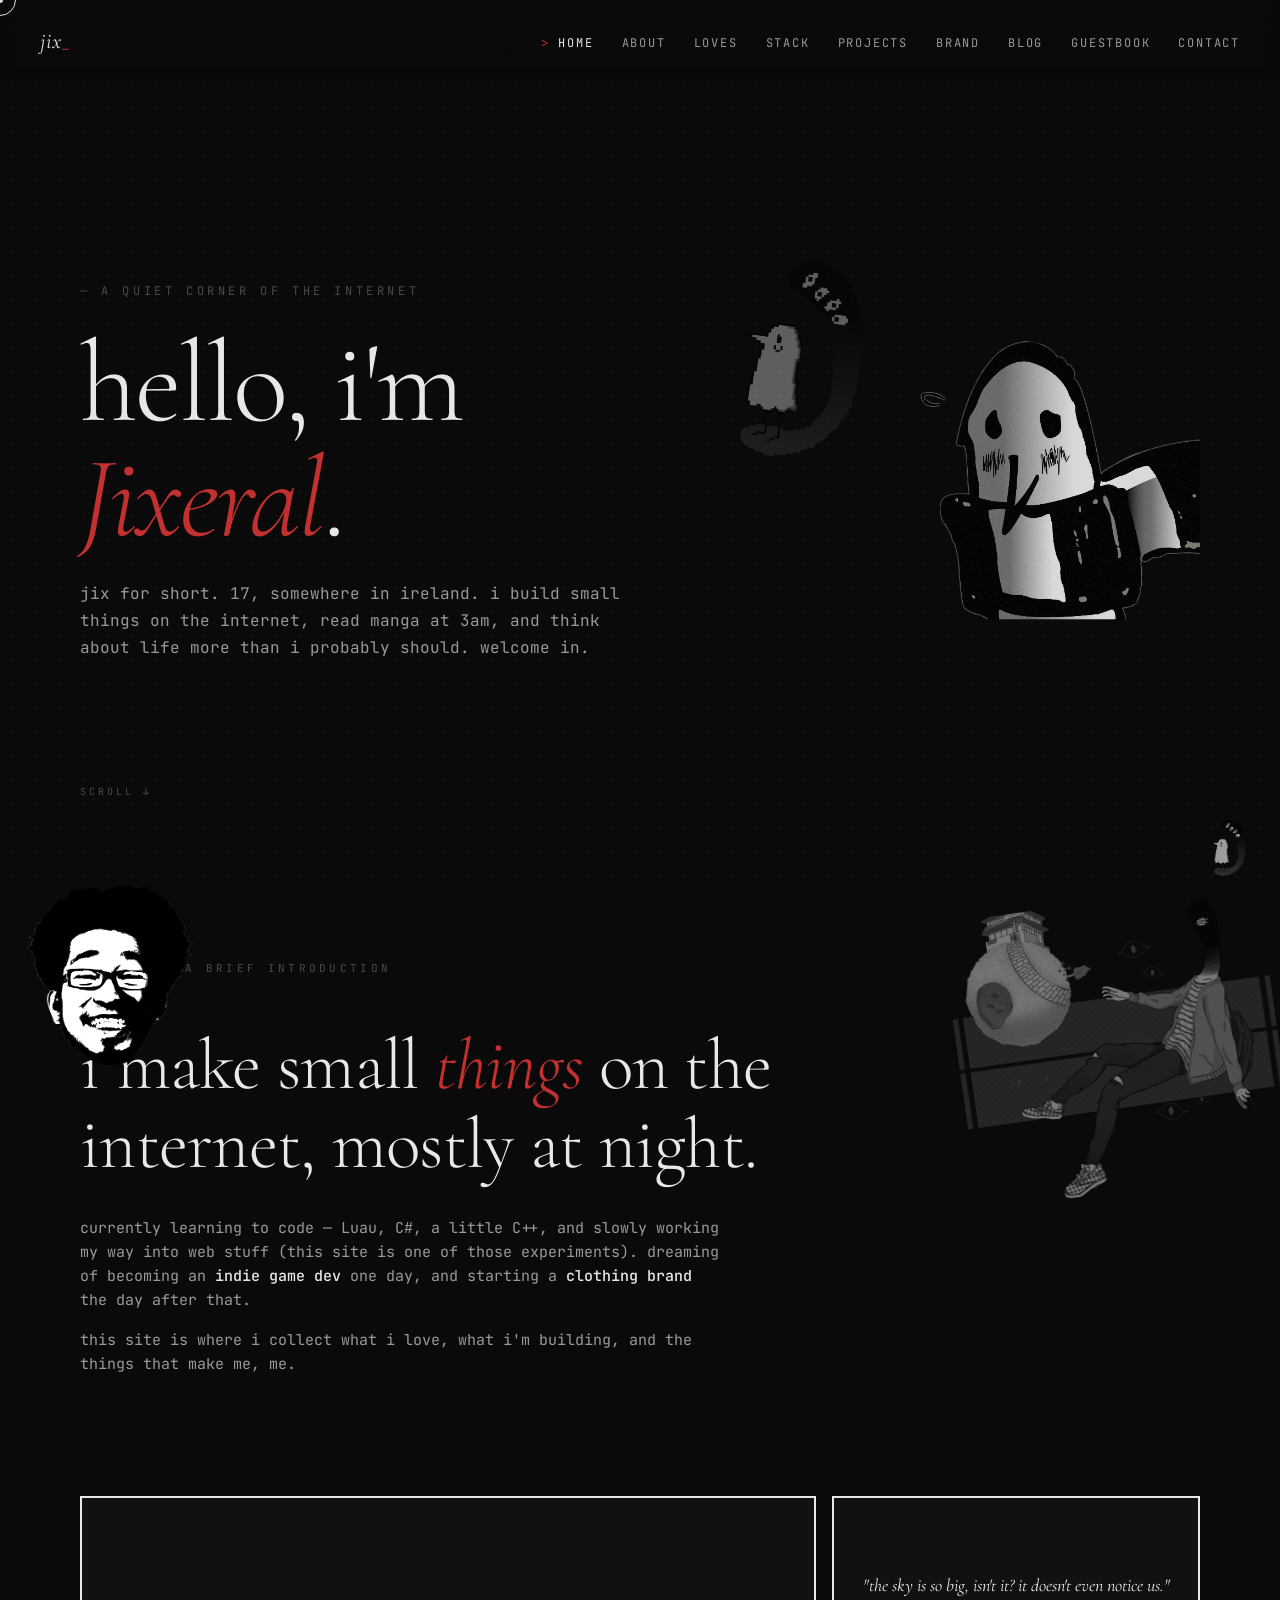
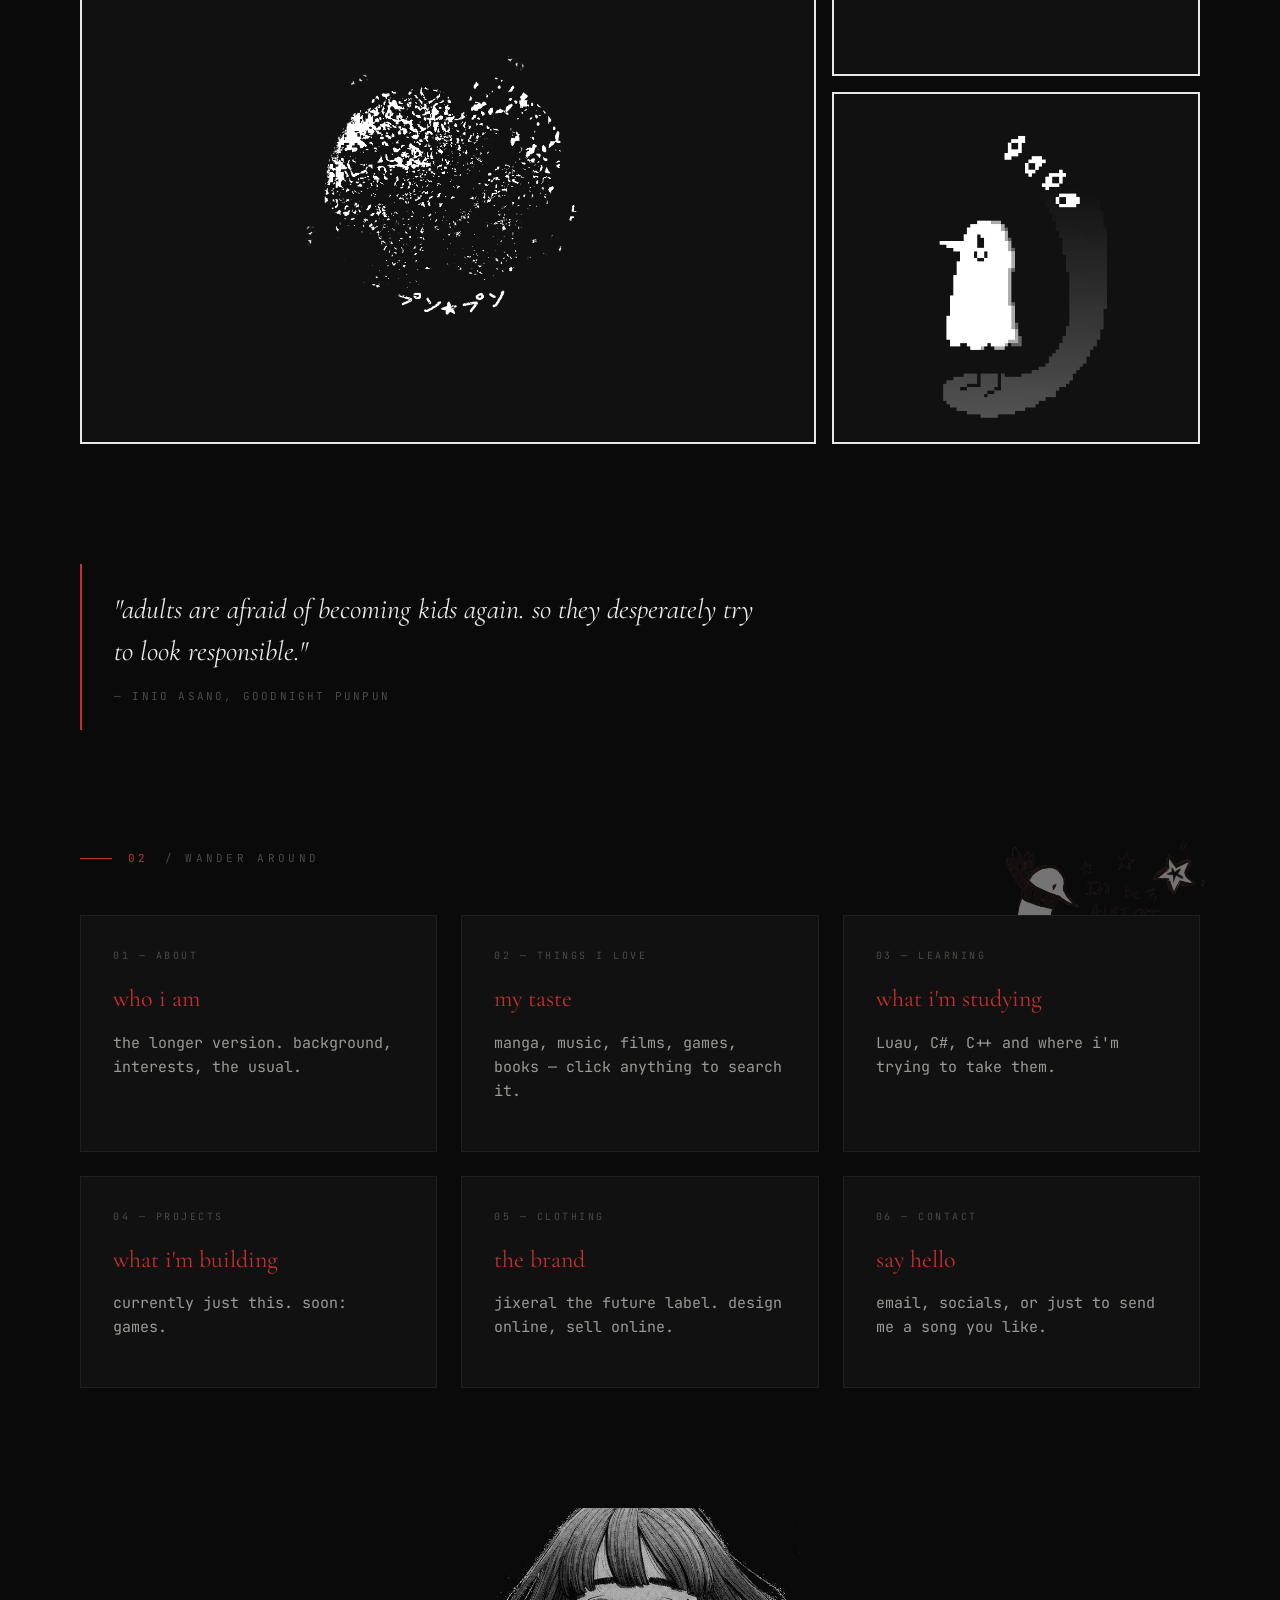
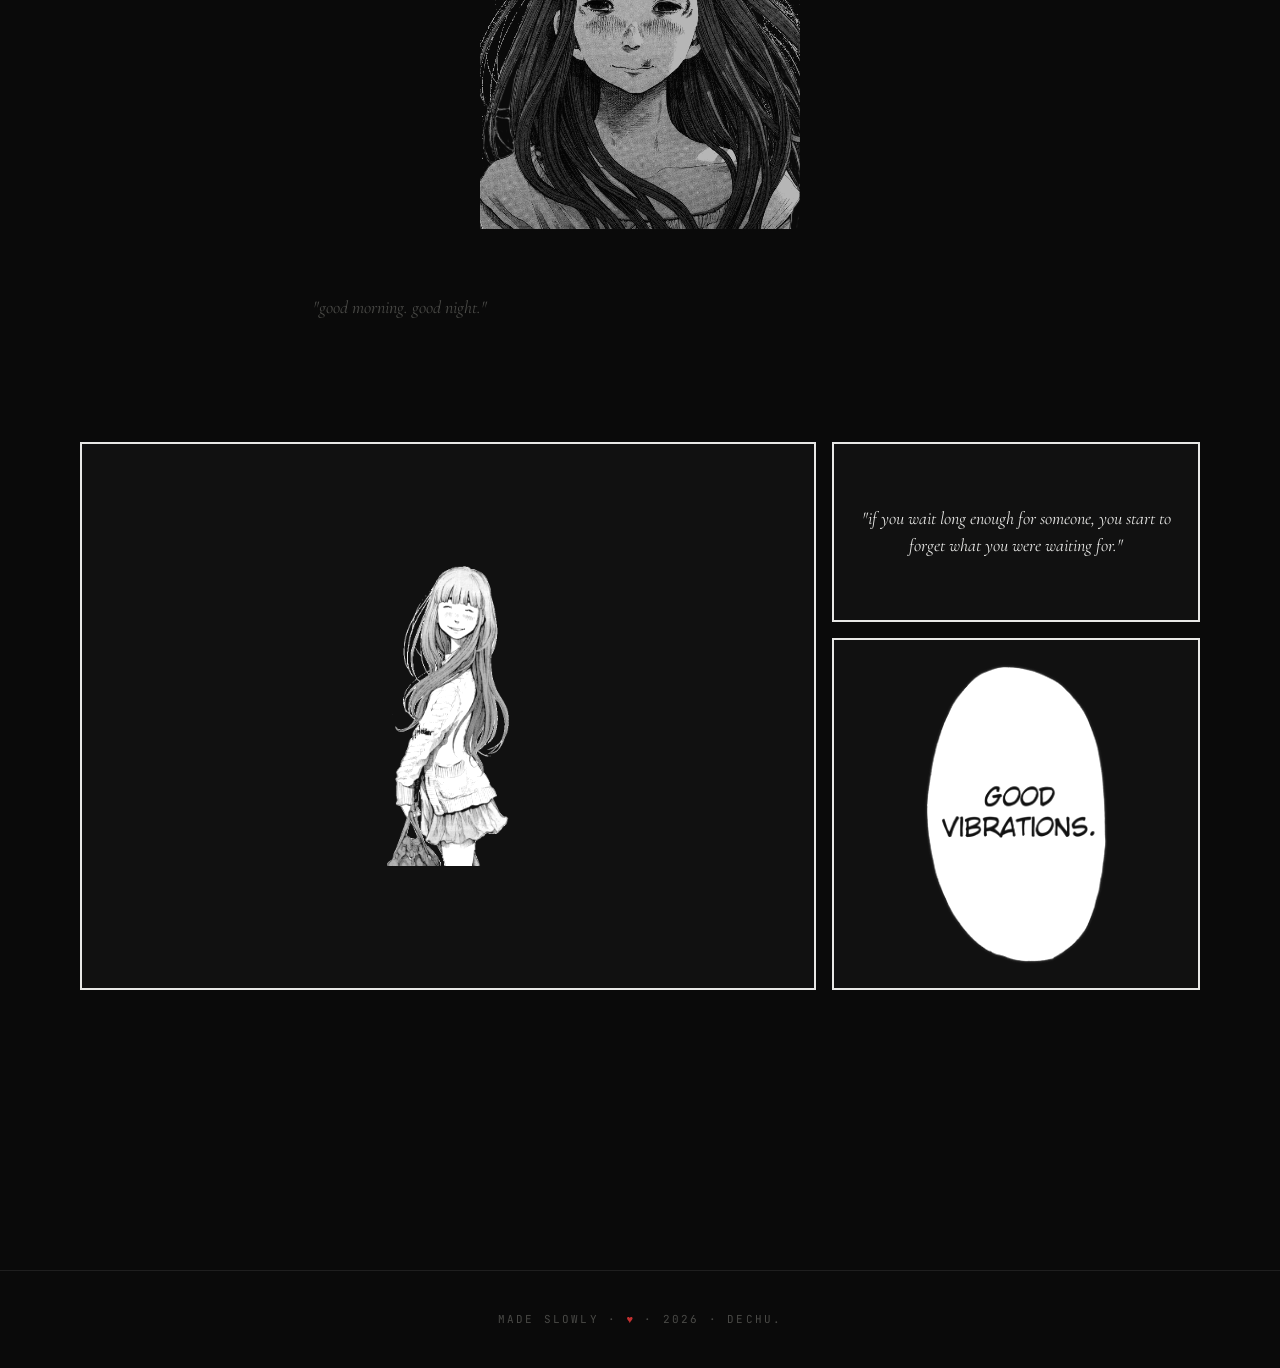
<file: index.html>
<!DOCTYPE html>
<html lang="en">
<head>
<meta charset="UTF-8">
<meta name="viewport" content="width=device-width, initial-scale=1.0">
<title>home — Jixeral</title>
<meta name="description" content="A quiet corner of the internet. — Jixeral.">
<meta property="og:title" content="Jixeral — a quiet corner of the internet">
<meta property="og:description" content="dechu. a 17 year old in ireland building things on the internet.">
<meta property="og:image" content="assets/img/punpun-sad.png">
<link rel="stylesheet" href="css/style.css">
<link rel="preconnect" href="https://fonts.googleapis.com">
<link rel="preconnect" href="https://fonts.gstatic.com" crossorigin>
<link href="https://fonts.googleapis.com/css2?family=Cormorant+Garamond:ital,wght@0,300;0,400;1,300;1,400&family=JetBrains+Mono:wght@300;400;500&display=swap" rel="stylesheet">
<link rel="icon" href="assets/img/punpun-head-line.png">
</head>
<body>

<div class="loader"><div class="text">loading</div></div>

<nav>
  <a href="index.html" class="logo">jix</a>
  <ul>
    <li><a href="index.html">Home</a></li>
    <li><a href="about.html">About</a></li>
    <li><a href="loves.html">Loves</a></li>
    <li><a href="stack.html">Stack</a></li>
    <li><a href="projects.html">Projects</a></li>
    <li><a href="brand.html">Brand</a></li>
    <li><a href="blog.html">Blog</a></li>
    <li><a href="guestbook.html">Guestbook</a></li>
    <li><a href="contact.html">Contact</a></li>
  </ul>
</nav>

<main>

  <section class="hero">
    <img src="assets/img/punpun-sad.png" alt="" class="hero-side hide-mobile">
    <img src="assets/img/punpun-pixel.png" alt="" class="floater small tilt-r float-anim hide-mobile" style="top:140px; right:340px; opacity:0.35;">
    <div class="greeting reveal">— a quiet corner of the internet</div>
    <h1 class="reveal">hello, i'm<br><span class="accent glitch" data-text="Jixeral">Jixeral</span>.</h1>
    <p class="tagline reveal">jix for short. 17, somewhere in ireland. i build small things on the internet, read manga at 3am, and think about life more than i probably should. welcome in.</p>
    <div class="scroll-hint">scroll ↓</div>
  </section>

  <section class="reveal" style="position:relative;">
    <img src="assets/img/punpun-floating.png" alt="" class="floater lg tilt-l float-anim hide-mobile" style="top:-60px; right:-80px;">
    <div class="section-label"><span class="num">01</span> / a brief introduction</div>
    <h2>i make small <em>things</em> on the<br>internet, mostly at night.</h2>
    <p>currently learning to code — Luau, C#, a little C++, and slowly working my way into web stuff (this site is one of those experiments). dreaming of becoming an <strong>indie game dev</strong> one day, and starting a <strong>clothing brand</strong> the day after that.</p>
    <p>this site is where i collect what i love, what i'm building, and the things that make me, me.</p>
  </section>

  <!-- big manga panel grid -->
  <section class="reveal">
    <div class="panel-grid">
      <div class="pg-item pg-1">
        <img src="assets/img/punpun-world.png" alt="punpun's world">
      </div>
      <div class="pg-item pg-2 pg-quote">
        "the sky is so big, isn't it? it doesn't even notice us."
      </div>
      <div class="pg-item pg-3">
        <img src="assets/img/punpun-pixel.png" alt="punpun">
      </div>
    </div>
  </section>

  <section class="reveal">
    <div class="quote-block">
      <p>"adults are afraid of becoming kids again. so they desperately try to look responsible."</p>
      <div class="source">— inio asano, goodnight punpun</div>
    </div>
  </section>

  <section class="reveal" style="position:relative;">
    <img src="assets/img/itll-be-alright.png" alt="" class="floater med tilt-r float-anim hide-mobile" style="top:-20px; right:0;">
    <div class="section-label"><span class="num">02</span> / wander around</div>
    <div class="grid grid-3">
      <a href="about.html" class="card">
        <div class="meta">01 — about</div>
        <h3>who i am</h3>
        <p>the longer version. background, interests, the usual.</p>
      </a>
      <a href="loves.html" class="card">
        <div class="meta">02 — things i love</div>
        <h3>my taste</h3>
        <p>manga, music, films, games, books — click anything to search it.</p>
      </a>
      <a href="stack.html" class="card">
        <div class="meta">03 — learning</div>
        <h3>what i'm studying</h3>
        <p>Luau, C#, C++ and where i'm trying to take them.</p>
      </a>
      <a href="projects.html" class="card">
        <div class="meta">04 — projects</div>
        <h3>what i'm building</h3>
        <p>currently just this. soon: games.</p>
      </a>
      <a href="brand.html" class="card">
        <div class="meta">05 — clothing</div>
        <h3>the brand</h3>
        <p>jixeral the future label. design online, sell online.</p>
      </a>
      <a href="contact.html" class="card">
        <div class="meta">06 — contact</div>
        <h3>say hello</h3>
        <p>email, socials, or just to send me a song you like.</p>
      </a>
    </div>
  </section>

  <!-- punpun group panel -->
  <section class="reveal">
    <img src="assets/img/punpun-family.png" alt="" style="display:block; margin: 64px auto; max-width: 320px; opacity: 0.7; mix-blend-mode: screen; filter: brightness(1.05);">
    <p style="text-align:center; font-style:italic; color: var(--ink-faint); font-family: var(--serif); font-size: 18px;">"good morning. good night."</p>
  </section>

  <section class="reveal">
    <div class="panel-grid">
      <div class="pg-item pg-1">
        <img src="assets/img/aiko-smile.png" alt="aiko">
      </div>
      <div class="pg-item pg-2 pg-quote">
        "if you wait long enough for someone, you start to forget what you were waiting for."
      </div>
      <div class="pg-item pg-3">
        <img src="assets/img/good-vibrations.png" alt="good vibrations">
      </div>
    </div>
  </section>

</main>

<footer>
  made slowly · <span class="heart">♥</span> · <span id="year"></span> · dechu.
</footer>

<a href="#" class="punpun-corner" title="punpun">
  <img src="assets/img/punpun-pixel.png" alt="punpun">
</a>

<script>document.getElementById('year').textContent = new Date().getFullYear();</script>
<script src="js/main.js"></script>
<script src="js/dev-tools.js"></script></body>
</html>
</file>
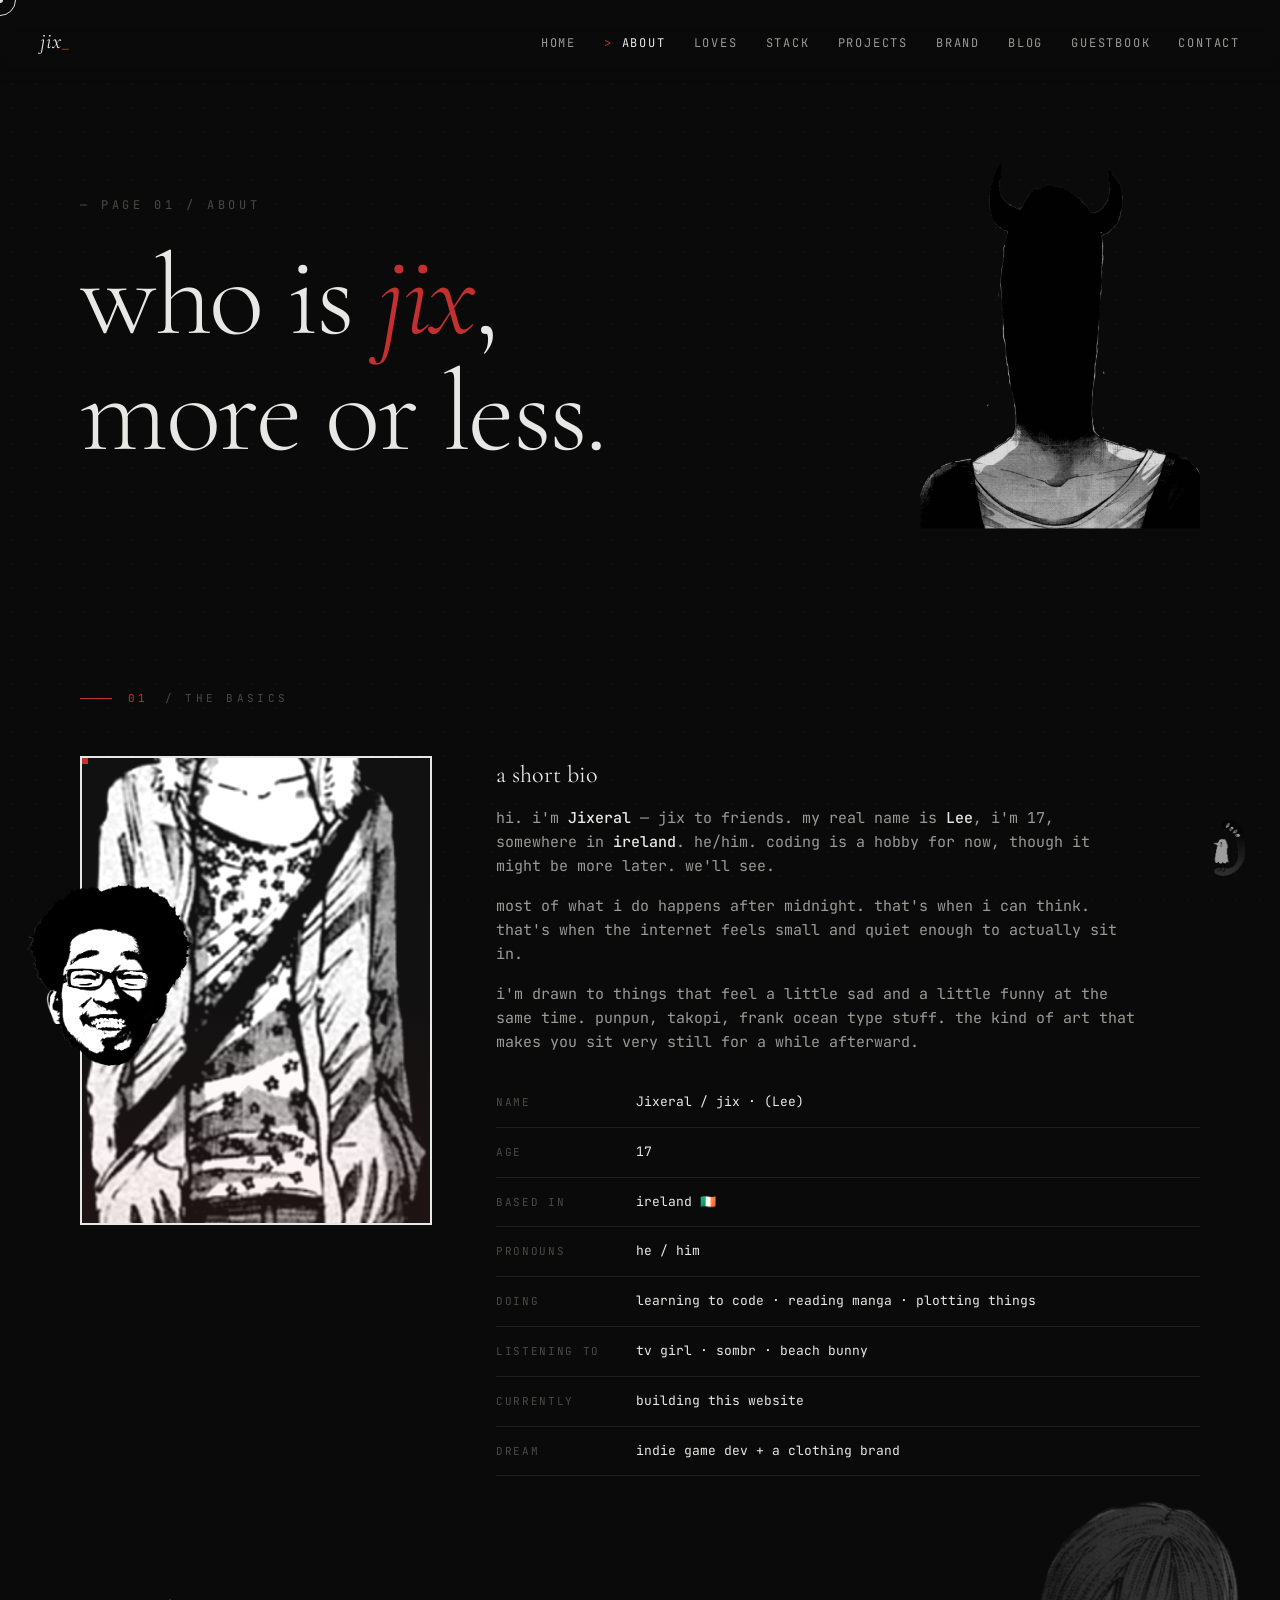
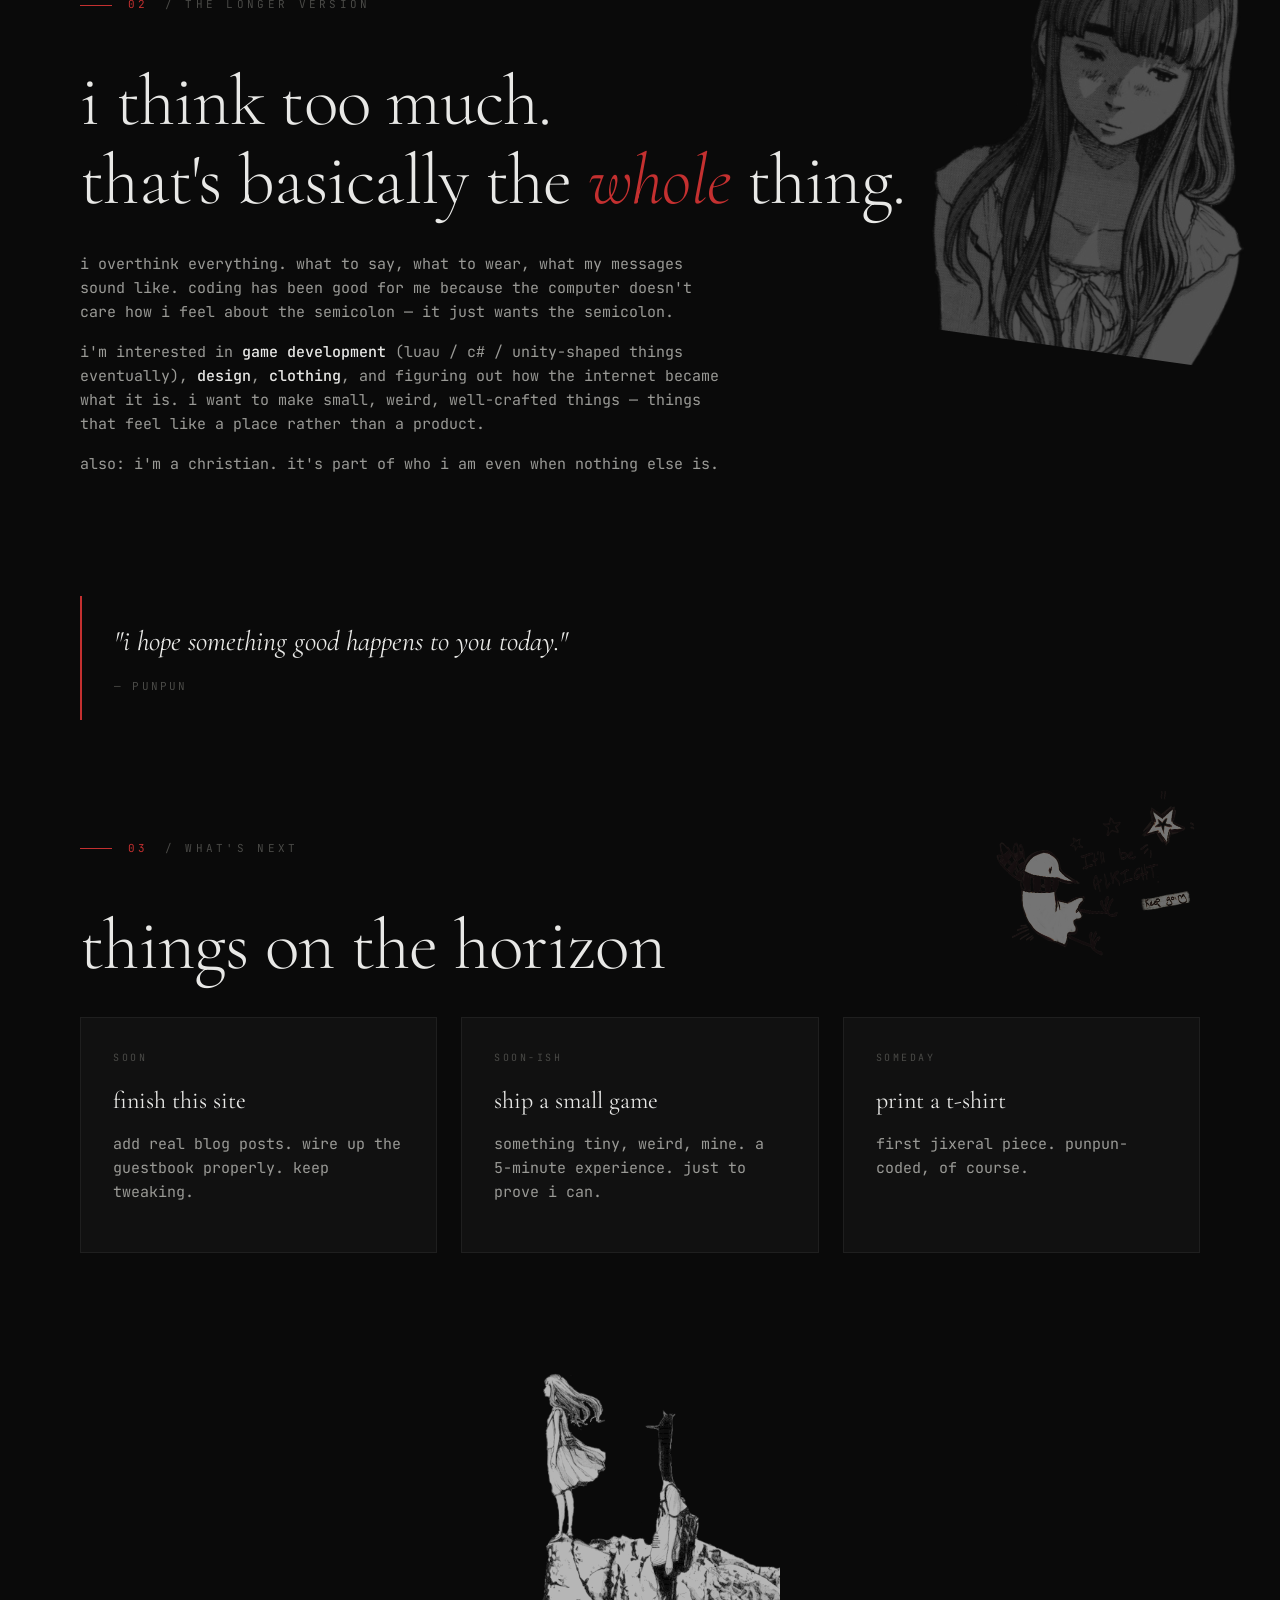
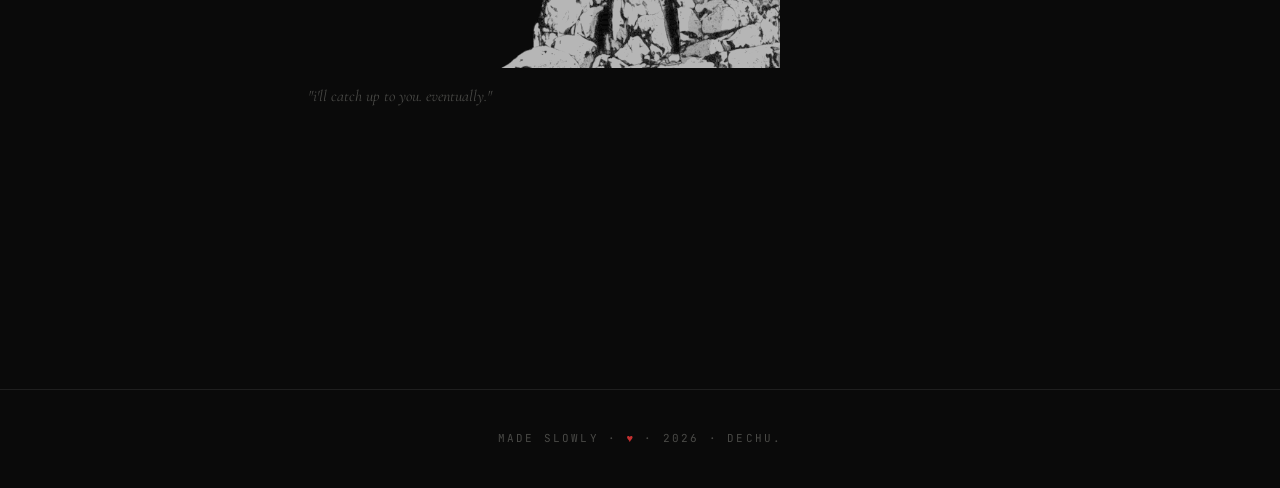
<file: about.html>
<!DOCTYPE html>
<html lang="en">
<head>
<meta charset="UTF-8">
<meta name="viewport" content="width=device-width, initial-scale=1.0">
<title>about — Jixeral</title>
<link rel="stylesheet" href="css/style.css">
<link rel="preconnect" href="https://fonts.googleapis.com">
<link rel="preconnect" href="https://fonts.gstatic.com" crossorigin>
<link href="https://fonts.googleapis.com/css2?family=Cormorant+Garamond:ital,wght@0,300;0,400;1,300;1,400&family=JetBrains+Mono:wght@300;400;500&display=swap" rel="stylesheet">
<link rel="icon" href="assets/img/punpun-head-line.png">
</head>
<body>

<div class="loader"><div class="text">loading</div></div>

<nav>
  <a href="index.html" class="logo">jix</a>
  <ul>
    <li><a href="index.html">Home</a></li>
    <li><a href="about.html">About</a></li>
    <li><a href="loves.html">Loves</a></li>
    <li><a href="stack.html">Stack</a></li>
    <li><a href="projects.html">Projects</a></li>
    <li><a href="brand.html">Brand</a></li>
    <li><a href="blog.html">Blog</a></li>
    <li><a href="guestbook.html">Guestbook</a></li>
    <li><a href="contact.html">Contact</a></li>
  </ul>
</nav>

<main>

  <section class="hero" style="min-height:50vh;">
    <img src="assets/img/punpun-horned.png" alt="" class="hero-side hide-mobile">
    <div class="greeting reveal">— page 01 / about</div>
    <h1 class="reveal">who is <span class="accent">jix</span>,<br>more or less.</h1>
  </section>

  <section class="reveal">
    <div class="section-label"><span class="num">01</span> / the basics</div>
    <div class="about-grid">
      <div class="about-avatar">
        <img src="assets/img/punpun-human.png" alt="">
      </div>
      <div>
        <h3>a short bio</h3>
        <p>hi. i'm <strong>Jixeral</strong> — jix to friends. my real name is <strong>Lee</strong>, i'm 17, somewhere in <strong>ireland</strong>. he/him. coding is a hobby for now, though it might be more later. we'll see.</p>
        <p>most of what i do happens after midnight. that's when i can think. that's when the internet feels small and quiet enough to actually sit in.</p>
        <p>i'm drawn to things that feel a little sad and a little funny at the same time. punpun, takopi, frank ocean type stuff. the kind of art that makes you sit very still for a while afterward.</p>

        <ul class="detail-list">
          <li><span class="key">name</span><span class="val">Jixeral / jix · (Lee)</span></li>
          <li><span class="key">age</span><span class="val">17</span></li>
          <li><span class="key">based in</span><span class="val">ireland 🇮🇪</span></li>
          <li><span class="key">pronouns</span><span class="val">he / him</span></li>
          <li><span class="key">doing</span><span class="val">learning to code · reading manga · plotting things</span></li>
          <li><span class="key">listening to</span><span class="val">tv girl · sombr · beach bunny</span></li>
          <li><span class="key">currently</span><span class="val">building this website</span></li>
          <li><span class="key">dream</span><span class="val">indie game dev + a clothing brand</span></li>
        </ul>
      </div>
    </div>
  </section>

  <section class="reveal" style="position:relative;">
    <img src="assets/img/aiko-portrait.png" alt="" class="floater lg tilt-r float-anim hide-mobile" style="top:-100px; right:-60px; opacity:0.3;">
    <div class="section-label"><span class="num">02</span> / the longer version</div>
    <h2>i think too much.<br>that's basically the <em>whole</em> thing.</h2>
    <p>i overthink everything. what to say, what to wear, what my messages sound like. coding has been good for me because the computer doesn't care how i feel about the semicolon — it just wants the semicolon.</p>
    <p>i'm interested in <strong>game development</strong> (luau / c# / unity-shaped things eventually), <strong>design</strong>, <strong>clothing</strong>, and figuring out how the internet became what it is. i want to make small, weird, well-crafted things — things that feel like a place rather than a product.</p>
    <p>also: i'm a christian. it's part of who i am even when nothing else is.</p>
  </section>

  <section class="reveal">
    <div class="quote-block">
      <p>"i hope something good happens to you today."</p>
      <div class="source">— punpun</div>
    </div>
  </section>

  <section class="reveal" style="position:relative;">
    <img src="assets/img/itll-be-alright.png" alt="" class="floater med tilt-l hide-mobile" style="top:-40px; right:0;">
    <div class="section-label"><span class="num">03</span> / what's next</div>
    <h2>things on the horizon</h2>
    <div class="grid grid-3">
      <div class="card">
        <div class="meta">soon</div>
        <h3>finish this site</h3>
        <p>add real blog posts. wire up the guestbook properly. keep tweaking.</p>
      </div>
      <div class="card">
        <div class="meta">soon-ish</div>
        <h3>ship a small game</h3>
        <p>something tiny, weird, mine. a 5-minute experience. just to prove i can.</p>
      </div>
      <div class="card">
        <div class="meta">someday</div>
        <h3>print a t-shirt</h3>
        <p>first jixeral piece. punpun-coded, of course.</p>
      </div>
    </div>
  </section>

  <section class="reveal">
    <img src="assets/img/cliff.png" alt="" style="display:block; margin: 80px auto 16px; max-width: 280px; opacity: 0.7; mix-blend-mode: screen; filter: brightness(1.05);">
    <p style="text-align:center; font-style:italic; color: var(--ink-faint); font-family: var(--serif); font-size: 16px;">"i'll catch up to you. eventually."</p>
  </section>

</main>

<footer>made slowly · <span class="heart">♥</span> · <span id="year"></span> · dechu.</footer>

<a href="#" class="punpun-corner" title="punpun"><img src="assets/img/punpun-pixel.png" alt=""></a>

<script>document.getElementById('year').textContent = new Date().getFullYear();</script>
<script src="js/main.js"></script>
<script src="js/dev-tools.js"></script></body>
</html>
</file>
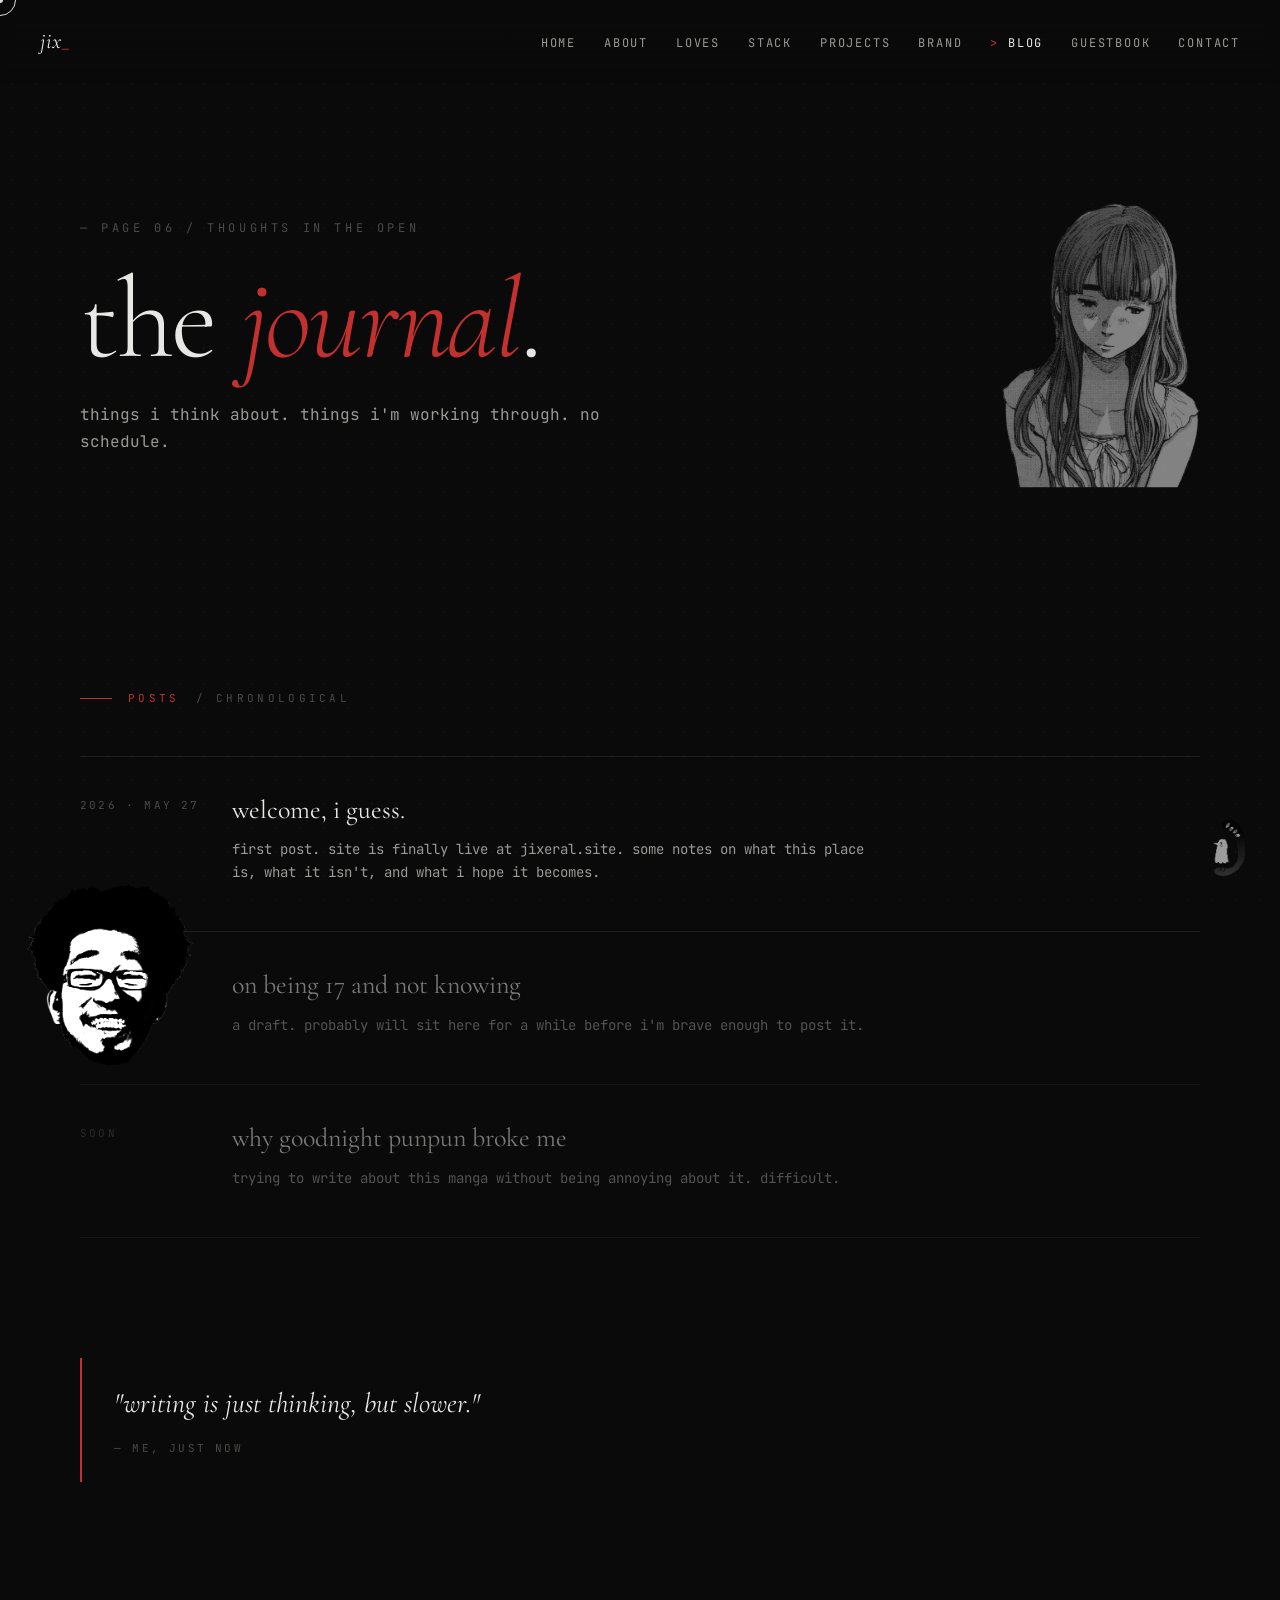
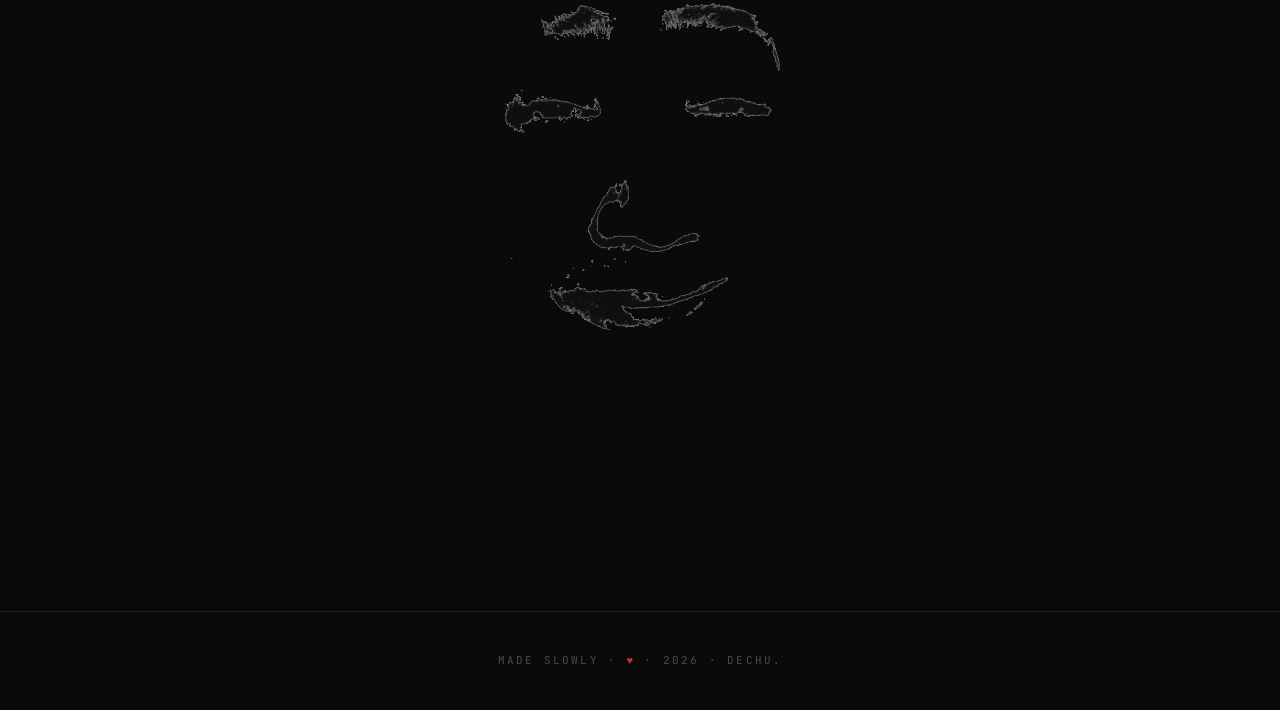
<file: blog.html>
<!DOCTYPE html>
<html lang="en">
<head>
<meta charset="UTF-8">
<meta name="viewport" content="width=device-width, initial-scale=1.0">
<title>blog — Jixeral</title>
<link rel="stylesheet" href="css/style.css">
<link rel="preconnect" href="https://fonts.googleapis.com">
<link rel="preconnect" href="https://fonts.gstatic.com" crossorigin>
<link href="https://fonts.googleapis.com/css2?family=Cormorant+Garamond:ital,wght@0,300;0,400;1,300;1,400&family=JetBrains+Mono:wght@300;400;500&display=swap" rel="stylesheet">
<link rel="icon" href="assets/img/punpun-head-line.png">
</head>
<body>

<div class="loader"><div class="text">loading</div></div>

<nav>
  <a href="index.html" class="logo">jix</a>
  <ul>
    <li><a href="index.html">Home</a></li>
    <li><a href="about.html">About</a></li>
    <li><a href="loves.html">Loves</a></li>
    <li><a href="stack.html">Stack</a></li>
    <li><a href="projects.html">Projects</a></li>
    <li><a href="brand.html">Brand</a></li>
    <li><a href="blog.html">Blog</a></li>
    <li><a href="guestbook.html">Guestbook</a></li>
    <li><a href="contact.html">Contact</a></li>
  </ul>
</nav>

<main>

  <section class="hero" style="min-height:50vh;">
    <img src="assets/img/aiko-portrait.png" alt="" class="hero-side hide-mobile" style="width:200px; opacity:0.5;">
    <div class="greeting reveal">— page 06 / thoughts in the open</div>
    <h1 class="reveal">the <span class="accent">journal</span>.</h1>
    <p class="tagline reveal">things i think about. things i'm working through. no schedule.</p>
  </section>

  <section class="reveal">
    <div class="section-label"><span class="num">posts</span> / chronological</div>
    <div class="blog-list">

      <a href="blog/welcome.html" class="blog-entry">
        <div class="date">2026 · may 27</div>
        <div>
          <h3>welcome, i guess.</h3>
          <p class="excerpt">first post. site is finally live at jixeral.site. some notes on what this place is, what it isn't, and what i hope it becomes.</p>
        </div>
      </a>

      <div class="blog-entry" style="opacity: 0.5; pointer-events: none;">
        <div class="date">soon</div>
        <div>
          <h3>on being 17 and not knowing</h3>
          <p class="excerpt">a draft. probably will sit here for a while before i'm brave enough to post it.</p>
        </div>
      </div>

      <div class="blog-entry" style="opacity: 0.5; pointer-events: none;">
        <div class="date">soon</div>
        <div>
          <h3>why goodnight punpun broke me</h3>
          <p class="excerpt">trying to write about this manga without being annoying about it. difficult.</p>
        </div>
      </div>

    </div>
  </section>

  <section class="reveal">
    <div class="quote-block">
      <p>"writing is just thinking, but slower."</p>
      <div class="source">— me, just now</div>
    </div>
  </section>

  <section class="reveal">
    <img src="assets/img/face-closeup.png" alt="" style="display:block; margin: 64px auto; max-width: 280px; opacity: 0.5; mix-blend-mode: screen; filter: brightness(1.1);">
  </section>

</main>

<footer>made slowly · <span class="heart">♥</span> · <span id="year"></span> · dechu.</footer>

<a href="#" class="punpun-corner" title="punpun"><img src="assets/img/punpun-pixel.png" alt=""></a>

<script>document.getElementById('year').textContent = new Date().getFullYear();</script>
<script src="js/main.js"></script>
<script src="js/dev-tools.js"></script></body>
</html>
</file>
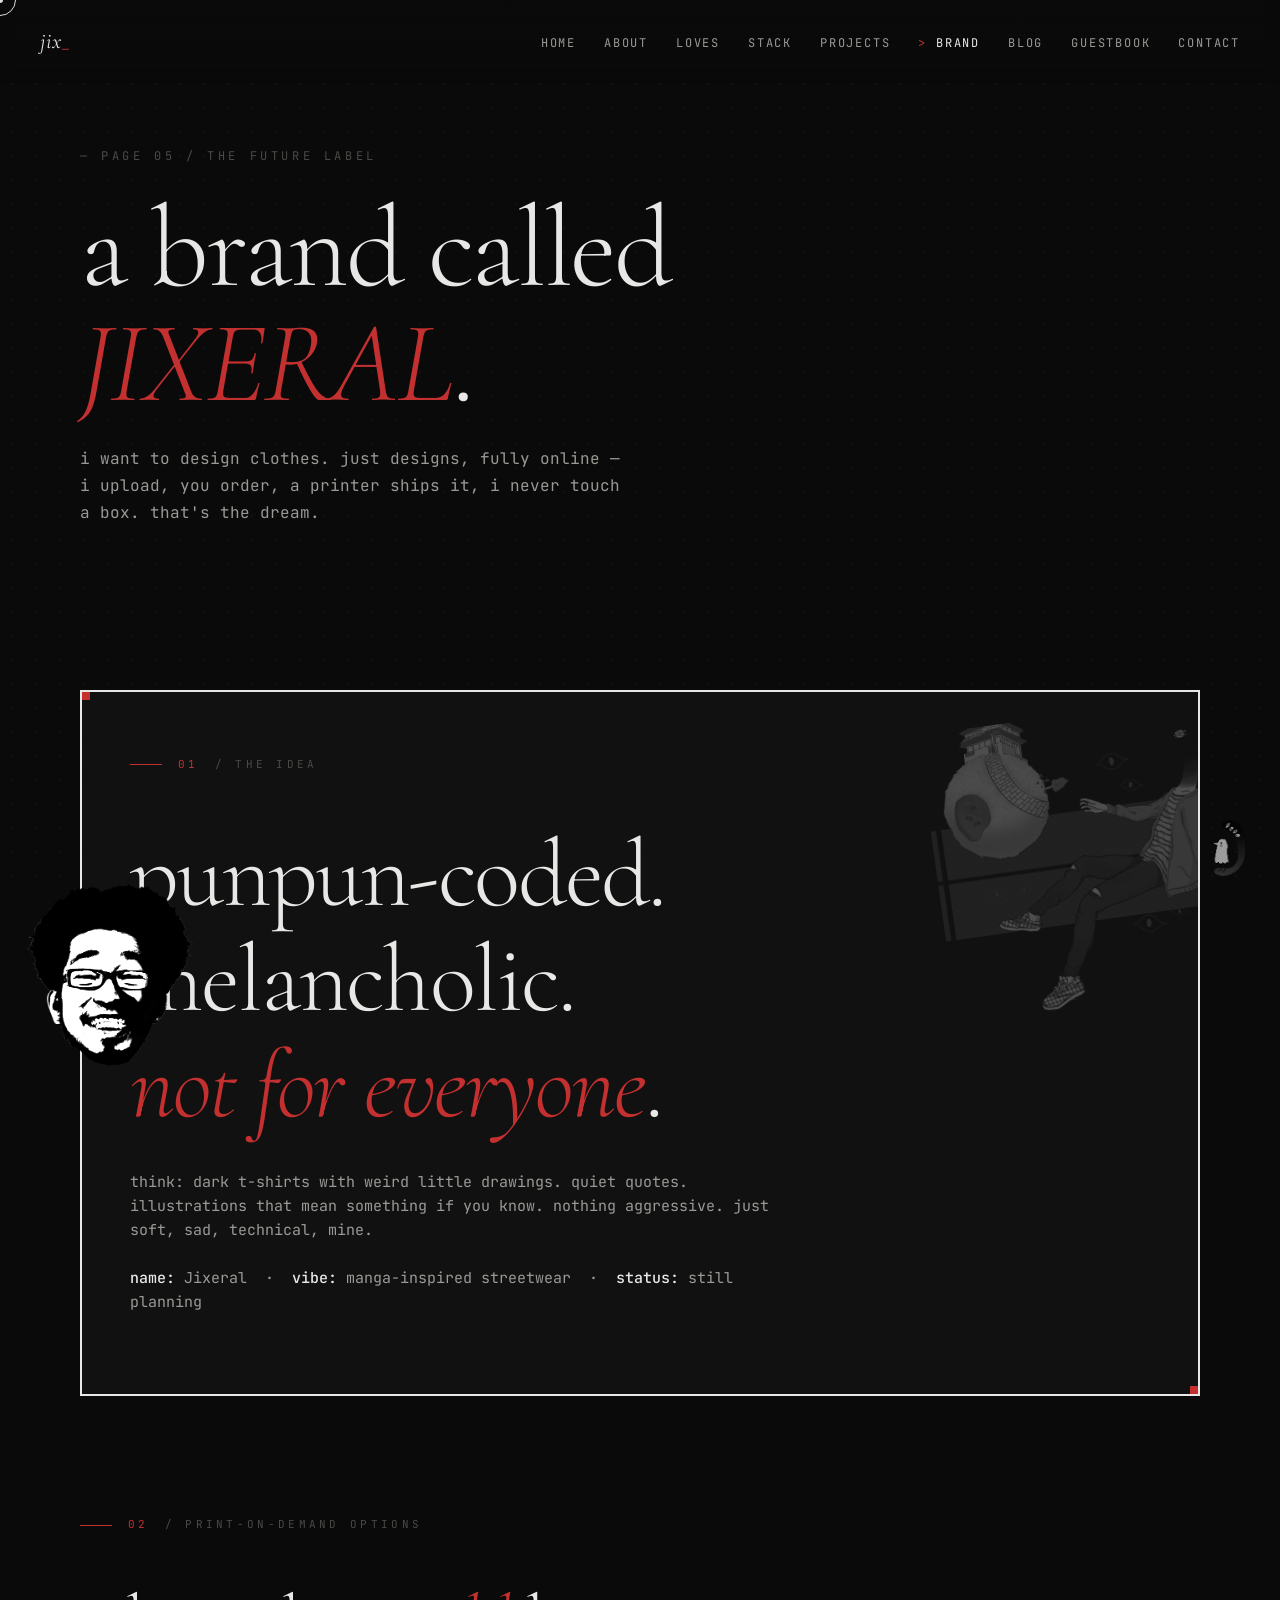
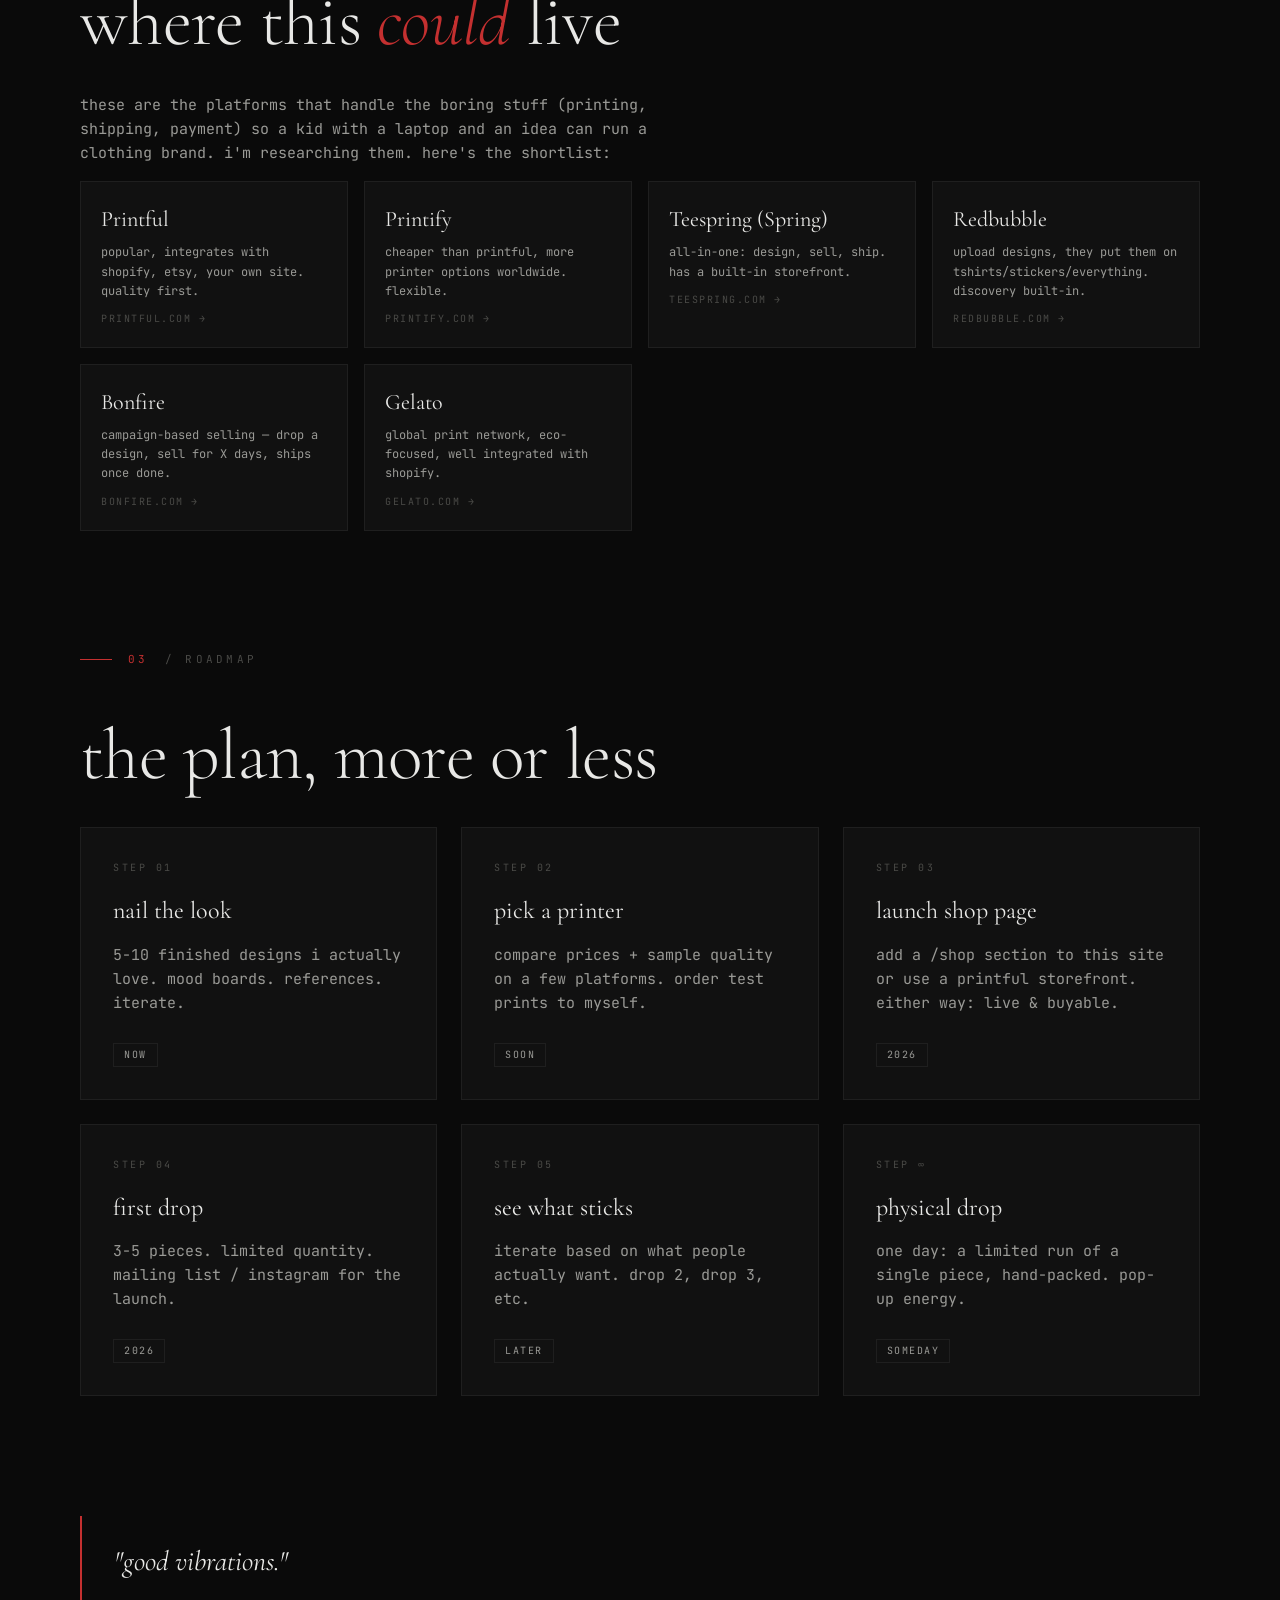
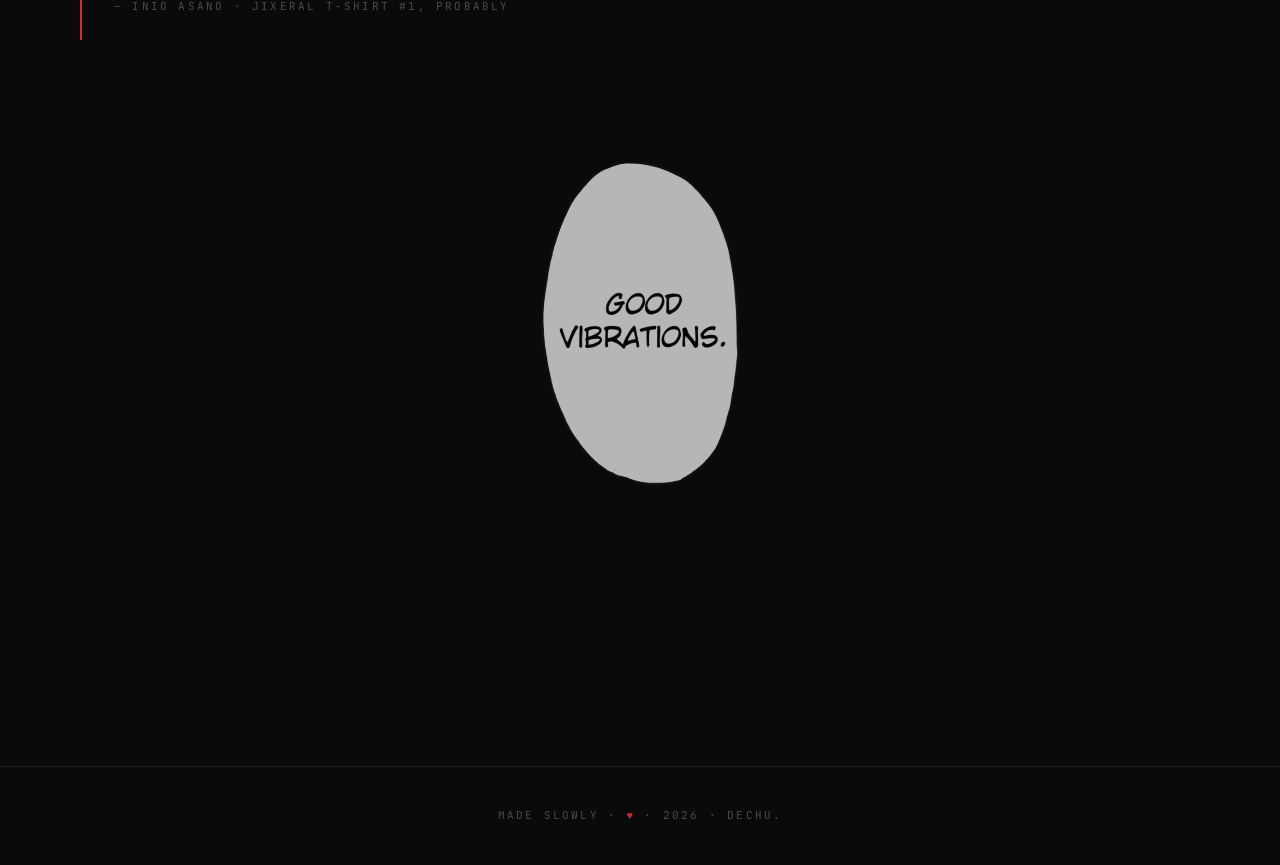
<file: brand.html>
<!DOCTYPE html>
<html lang="en">
<head>
<meta charset="UTF-8">
<meta name="viewport" content="width=device-width, initial-scale=1.0">
<title>brand — Jixeral</title>
<link rel="stylesheet" href="css/style.css">
<link rel="preconnect" href="https://fonts.googleapis.com">
<link rel="preconnect" href="https://fonts.gstatic.com" crossorigin>
<link href="https://fonts.googleapis.com/css2?family=Cormorant+Garamond:ital,wght@0,300;0,400;1,300;1,400&family=JetBrains+Mono:wght@300;400;500&display=swap" rel="stylesheet">
<link rel="icon" href="assets/img/punpun-head-line.png">
</head>
<body>

<div class="loader"><div class="text">loading</div></div>

<nav>
  <a href="index.html" class="logo">jix</a>
  <ul>
    <li><a href="index.html">Home</a></li>
    <li><a href="about.html">About</a></li>
    <li><a href="loves.html">Loves</a></li>
    <li><a href="stack.html">Stack</a></li>
    <li><a href="projects.html">Projects</a></li>
    <li><a href="brand.html">Brand</a></li>
    <li><a href="blog.html">Blog</a></li>
    <li><a href="guestbook.html">Guestbook</a></li>
    <li><a href="contact.html">Contact</a></li>
  </ul>
</nav>

<main>

  <section class="hero" style="min-height:50vh;">
    <div class="greeting reveal">— page 05 / the future label</div>
    <h1 class="reveal">a brand called<br><span class="accent">JIXERAL</span>.</h1>
    <p class="tagline reveal">i want to design clothes. just designs, fully online — i upload, you order, a printer ships it, i never touch a box. that's the dream.</p>
  </section>

  <section class="reveal">
    <div class="brand-hero">
      <img src="assets/img/punpun-floating.png" alt="" class="floater lg tilt-l float-anim" style="top:20px; right:-60px;">
      <div class="section-label"><span class="num">01</span> / the idea</div>
      <h2>punpun-coded.<br>melancholic.<br><em>not for everyone</em>.</h2>
      <p>think: dark t-shirts with weird little drawings. quiet quotes. illustrations that mean something if you know. nothing aggressive. just soft, sad, technical, mine.</p>
      <p style="margin-top: 24px;"><strong>name:</strong> Jixeral &nbsp;·&nbsp; <strong>vibe:</strong> manga-inspired streetwear &nbsp;·&nbsp; <strong>status:</strong> still planning</p>
    </div>
  </section>

  <section class="reveal">
    <div class="section-label"><span class="num">02</span> / print-on-demand options</div>
    <h2>where this <em>could</em> live</h2>
    <p>these are the platforms that handle the boring stuff (printing, shipping, payment) so a kid with a laptop and an idea can run a clothing brand. i'm researching them. here's the shortlist:</p>

    <div class="platform-grid">
      <a href="https://www.printful.com" target="_blank">
        <span class="pname">Printful</span>
        <span class="pdesc">popular, integrates with shopify, etsy, your own site. quality first.</span>
        <span class="purl">printful.com →</span>
      </a>
      <a href="https://printify.com" target="_blank">
        <span class="pname">Printify</span>
        <span class="pdesc">cheaper than printful, more printer options worldwide. flexible.</span>
        <span class="purl">printify.com →</span>
      </a>
      <a href="https://teespring.com" target="_blank">
        <span class="pname">Teespring (Spring)</span>
        <span class="pdesc">all-in-one: design, sell, ship. has a built-in storefront.</span>
        <span class="purl">teespring.com →</span>
      </a>
      <a href="https://www.redbubble.com" target="_blank">
        <span class="pname">Redbubble</span>
        <span class="pdesc">upload designs, they put them on tshirts/stickers/everything. discovery built-in.</span>
        <span class="purl">redbubble.com →</span>
      </a>
      <a href="https://www.bonfire.com" target="_blank">
        <span class="pname">Bonfire</span>
        <span class="pdesc">campaign-based selling — drop a design, sell for X days, ships once done.</span>
        <span class="purl">bonfire.com →</span>
      </a>
      <a href="https://www.gelato.com" target="_blank">
        <span class="pname">Gelato</span>
        <span class="pdesc">global print network, eco-focused, well integrated with shopify.</span>
        <span class="purl">gelato.com →</span>
      </a>
    </div>
  </section>

  <section class="reveal">
    <div class="section-label"><span class="num">03</span> / roadmap</div>
    <h2>the plan, more or less</h2>
    <div class="grid grid-3">
      <div class="card">
        <div class="meta">step 01</div>
        <h3>nail the look</h3>
        <p>5-10 finished designs i actually love. mood boards. references. iterate.</p>
        <span class="tag">now</span>
      </div>
      <div class="card">
        <div class="meta">step 02</div>
        <h3>pick a printer</h3>
        <p>compare prices + sample quality on a few platforms. order test prints to myself.</p>
        <span class="tag">soon</span>
      </div>
      <div class="card">
        <div class="meta">step 03</div>
        <h3>launch shop page</h3>
        <p>add a /shop section to this site or use a printful storefront. either way: live & buyable.</p>
        <span class="tag">2026</span>
      </div>
      <div class="card">
        <div class="meta">step 04</div>
        <h3>first drop</h3>
        <p>3-5 pieces. limited quantity. mailing list / instagram for the launch.</p>
        <span class="tag">2026</span>
      </div>
      <div class="card">
        <div class="meta">step 05</div>
        <h3>see what sticks</h3>
        <p>iterate based on what people actually want. drop 2, drop 3, etc.</p>
        <span class="tag">later</span>
      </div>
      <div class="card">
        <div class="meta">step ∞</div>
        <h3>physical drop</h3>
        <p>one day: a limited run of a single piece, hand-packed. pop-up energy.</p>
        <span class="tag">someday</span>
      </div>
    </div>
  </section>

  <section class="reveal">
    <div class="quote-block">
      <p>"good vibrations."</p>
      <div class="source">— inio asano · jixeral t-shirt #1, probably</div>
    </div>
  </section>

  <section class="reveal">
    <img src="assets/img/good-vibrations.png" alt="" style="display:block; margin: 64px auto; max-width: 200px; opacity: 0.7; mix-blend-mode: screen; filter: brightness(1.05);">
  </section>

</main>

<footer>made slowly · <span class="heart">♥</span> · <span id="year"></span> · dechu.</footer>

<a href="#" class="punpun-corner" title="punpun"><img src="assets/img/punpun-pixel.png" alt=""></a>

<script>document.getElementById('year').textContent = new Date().getFullYear();</script>
<script src="js/main.js"></script>
<script src="js/dev-tools.js"></script></body>
</html>
</file>
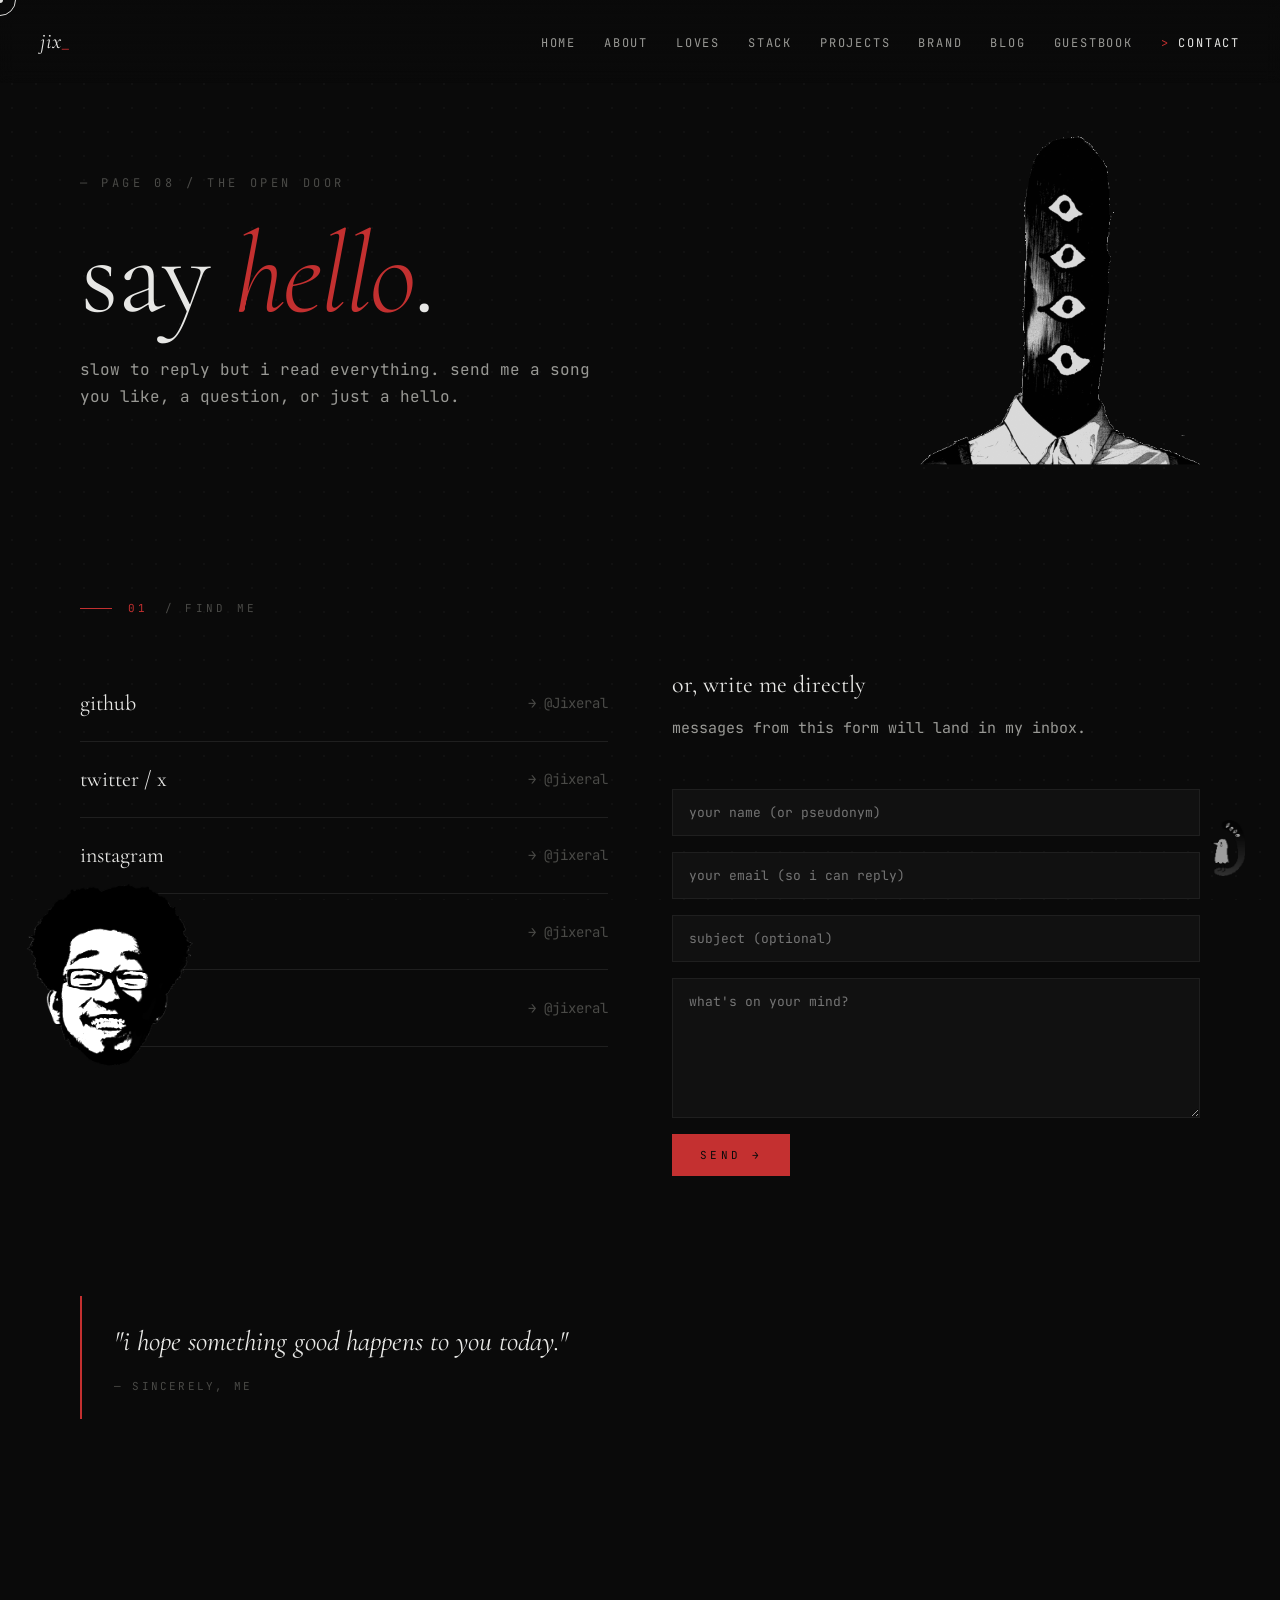
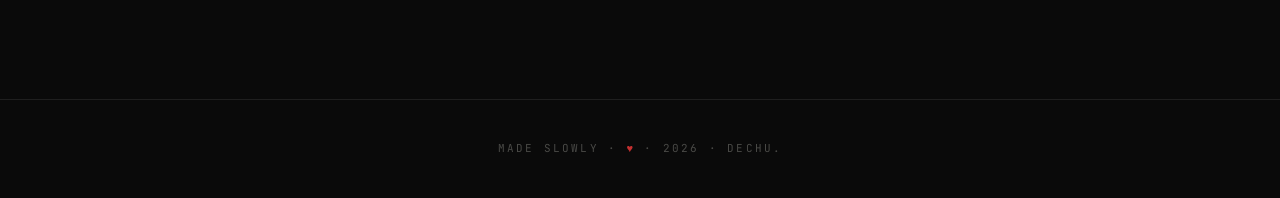
<file: contact.html>
<!DOCTYPE html>
<html lang="en">
<head>
<meta charset="UTF-8">
<meta name="viewport" content="width=device-width, initial-scale=1.0">
<title>contact — Jixeral</title>
<link rel="stylesheet" href="css/style.css">
<link rel="preconnect" href="https://fonts.googleapis.com">
<link rel="preconnect" href="https://fonts.gstatic.com" crossorigin>
<link href="https://fonts.googleapis.com/css2?family=Cormorant+Garamond:ital,wght@0,300;0,400;1,300;1,400&family=JetBrains+Mono:wght@300;400;500&display=swap" rel="stylesheet">
<link rel="icon" href="assets/img/punpun-head-line.png">
</head>
<body>

<div class="loader"><div class="text">loading</div></div>

<nav>
  <a href="index.html" class="logo">jix</a>
  <ul>
    <li><a href="index.html">Home</a></li>
    <li><a href="about.html">About</a></li>
    <li><a href="loves.html">Loves</a></li>
    <li><a href="stack.html">Stack</a></li>
    <li><a href="projects.html">Projects</a></li>
    <li><a href="brand.html">Brand</a></li>
    <li><a href="blog.html">Blog</a></li>
    <li><a href="guestbook.html">Guestbook</a></li>
    <li><a href="contact.html">Contact</a></li>
  </ul>
</nav>

<main>

  <section class="hero" style="min-height:40vh;">
    <img src="assets/img/punpun-eyes-head.png" alt="" class="hero-side hide-mobile">
    <div class="greeting reveal">— page 08 / the open door</div>
    <h1 class="reveal">say <span class="accent">hello</span>.</h1>
    <p class="tagline reveal">slow to reply but i read everything. send me a song you like, a question, or just a hello.</p>
  </section>

  <section class="reveal">
    <div class="section-label"><span class="num">01</span> / find me</div>
    <div class="contact-grid">
      <div>
        <a href="https://github.com/Jixeral" target="_blank" class="contact-link">
          <span>github</span>
          <span class="arrow">→ @Jixeral</span>
        </a>
        <a href="https://twitter.com/jixeral" target="_blank" class="contact-link">
          <span>twitter / x</span>
          <span class="arrow">→ @jixeral</span>
        </a>
        <a href="https://instagram.com/jixeral" target="_blank" class="contact-link">
          <span>instagram</span>
          <span class="arrow">→ @jixeral</span>
        </a>
        <a href="https://letterboxd.com/jixeral" target="_blank" class="contact-link">
          <span>letterboxd</span>
          <span class="arrow">→ @jixeral</span>
        </a>
        <a href="https://are.na/jixeral" target="_blank" class="contact-link">
          <span>are.na</span>
          <span class="arrow">→ @jixeral</span>
        </a>
      </div>

      <div>
        <h3>or, write me directly</h3>
        <p>messages from this form will land in my inbox.</p>

        <div id="form-status" style="margin-bottom: 1rem; font-size: 14px; min-height: 1.2em; font-family: 'JetBrains Mono', monospace;"></div>

        <form id="contact-form" class="contact-form" action="https://formspree.io/f/mredonvz" method="POST">
          <input type="text" name="name" placeholder="your name (or pseudonym)" required>
          <input type="email" name="email" placeholder="your email (so i can reply)" required>
          <input type="text" name="subject" placeholder="subject (optional)">
          <textarea name="message" placeholder="what's on your mind?" required></textarea>
          <button type="submit">send →</button>
        </form>
      </div>
    </div>
  </section>

  <section class="reveal">
    <div class="quote-block">
      <p>"i hope something good happens to you today."</p>
      <div class="source">— sincerely, me</div>
    </div>
  </section>

</main>

<footer>made slowly · <span class="heart">♥</span> · <span id="year"></span> · dechu.</footer>

<a href="#" class="punpun-corner" title="punpun"><img src="assets/img/punpun-pixel.png" alt=""></a>

<script>document.getElementById('year').textContent = new Date().getFullYear();</script>
<script src="js/main.js"></script>
<script src="js/dev-tools.js"></script></body>
</html>
</file>
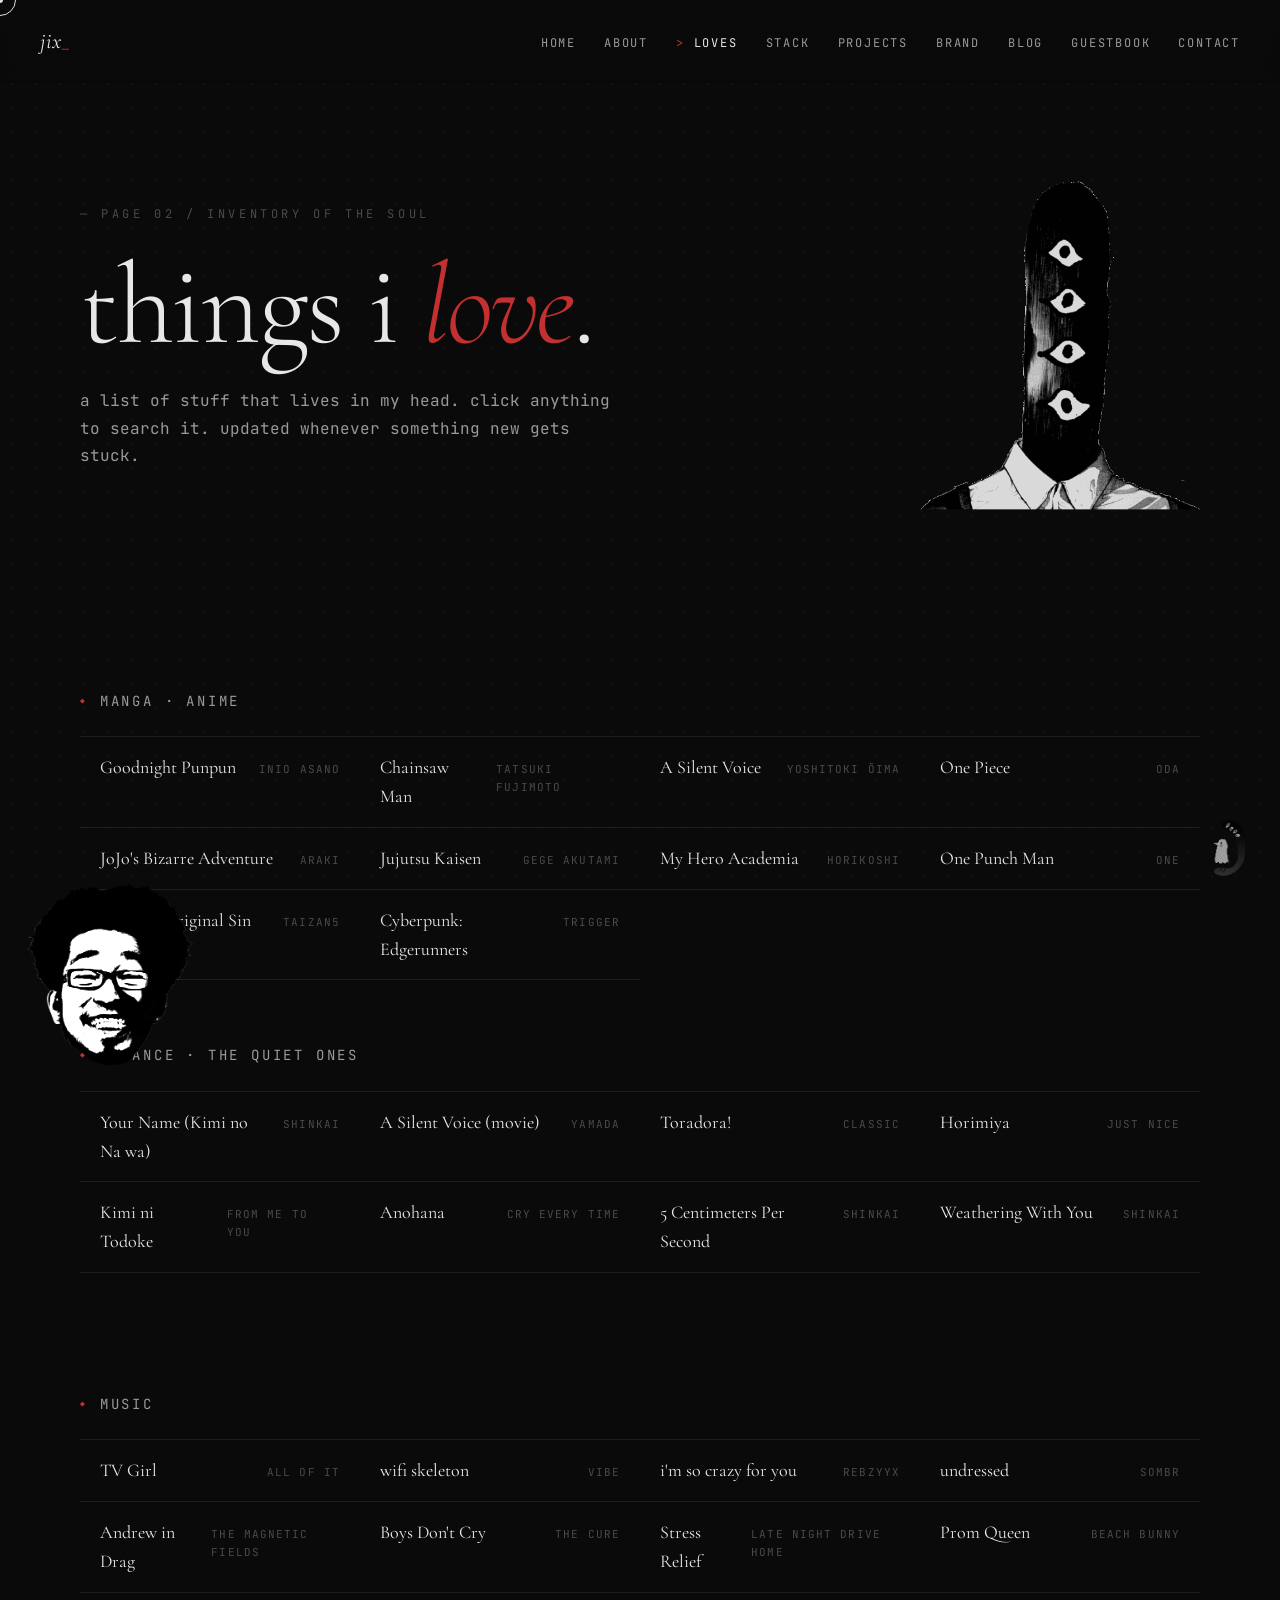
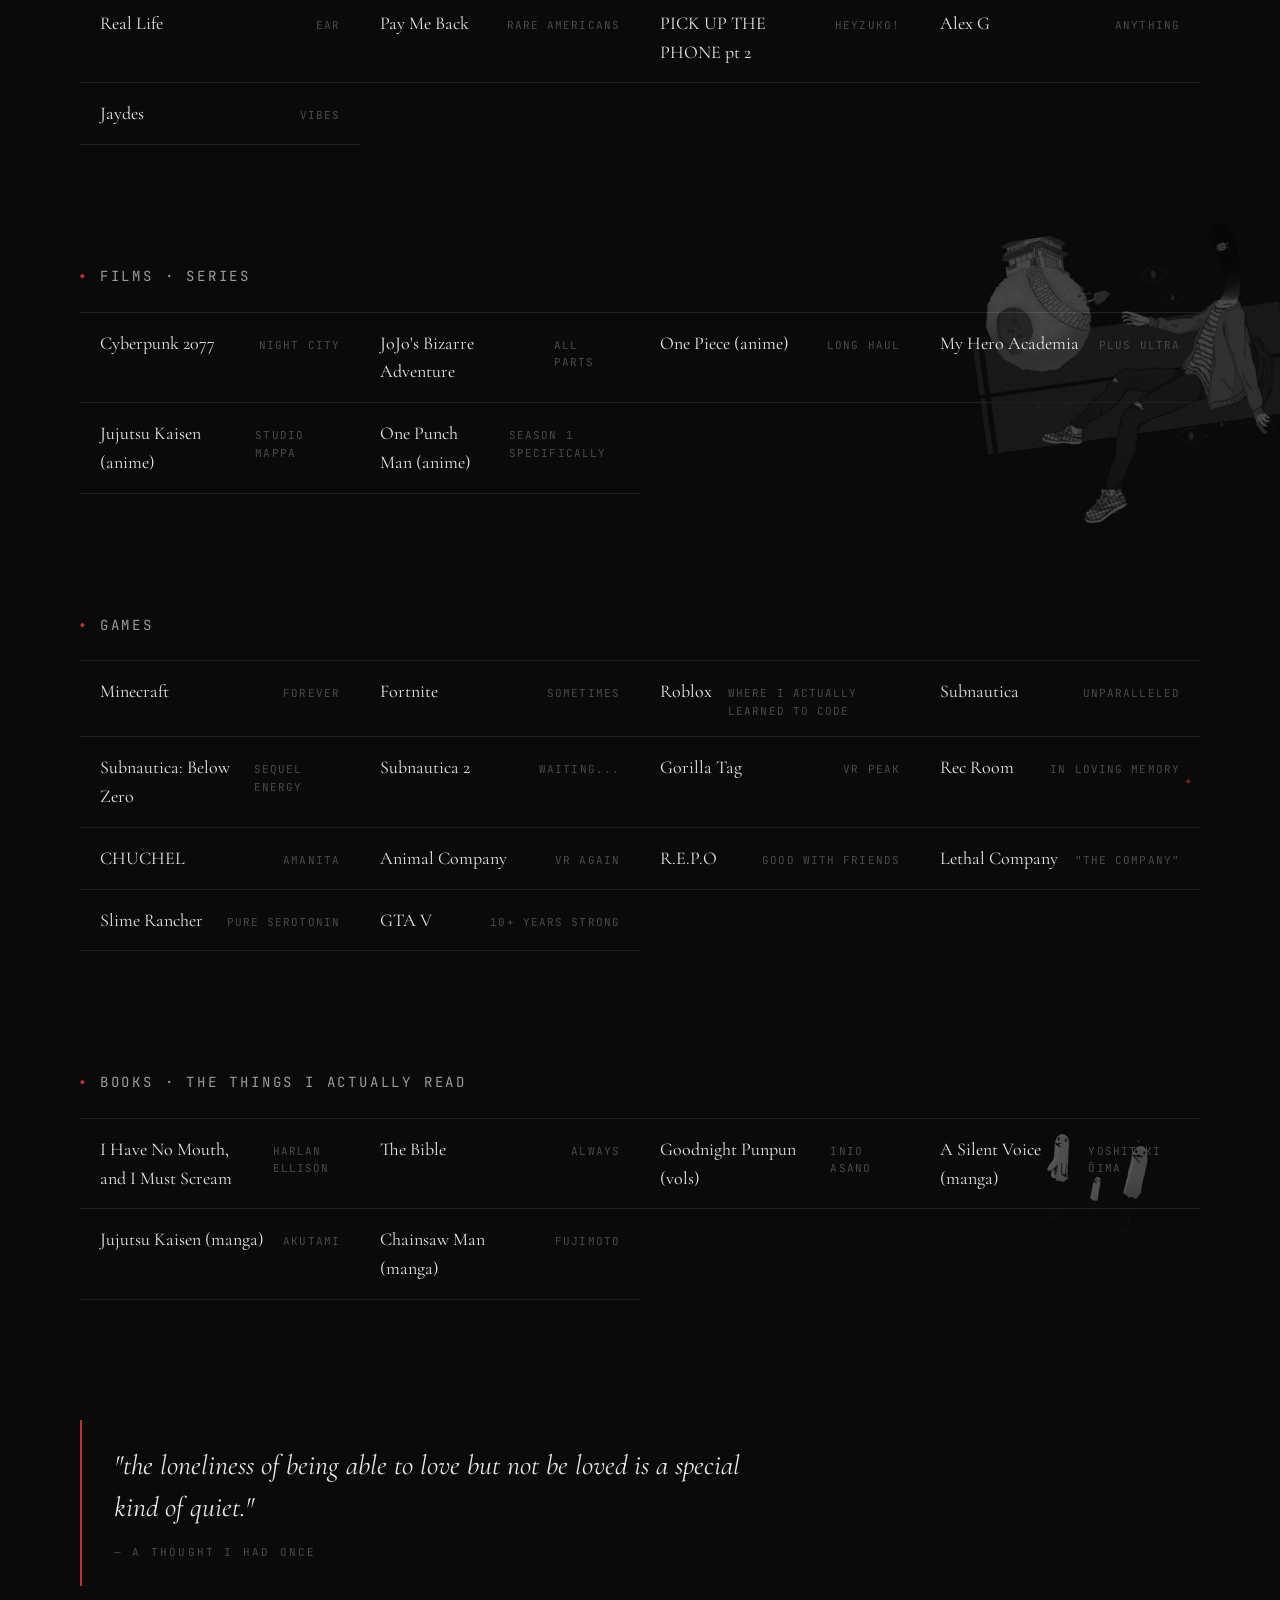
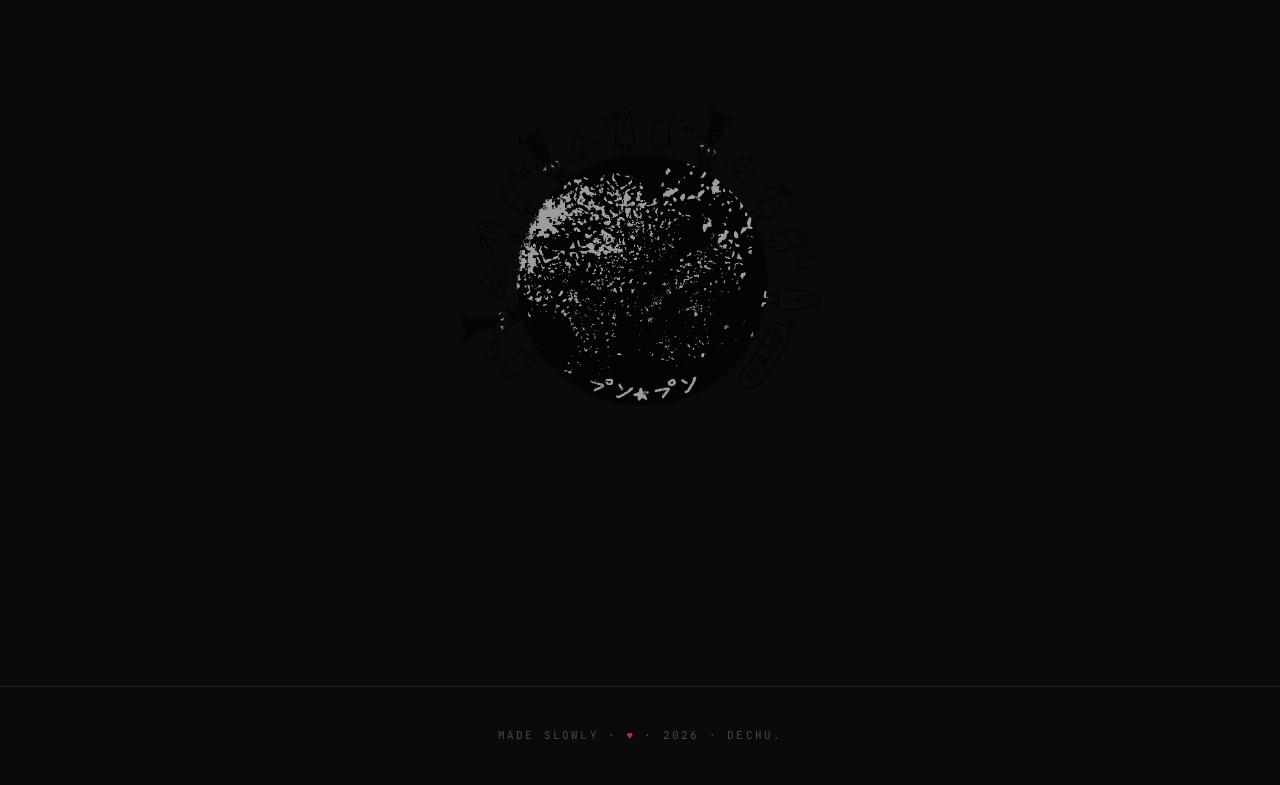
<file: loves.html>
<!DOCTYPE html>
<html lang="en">
<head>
<meta charset="UTF-8">
<meta name="viewport" content="width=device-width, initial-scale=1.0">
<title>loves — Jixeral</title>
<link rel="stylesheet" href="css/style.css">
<link rel="preconnect" href="https://fonts.googleapis.com">
<link rel="preconnect" href="https://fonts.gstatic.com" crossorigin>
<link href="https://fonts.googleapis.com/css2?family=Cormorant+Garamond:ital,wght@0,300;0,400;1,300;1,400&family=JetBrains+Mono:wght@300;400;500&display=swap" rel="stylesheet">
<link rel="icon" href="assets/img/punpun-head-line.png">
</head>
<body>

<div class="loader"><div class="text">loading</div></div>

<nav>
  <a href="index.html" class="logo">jix</a>
  <ul>
    <li><a href="index.html">Home</a></li>
    <li><a href="about.html">About</a></li>
    <li><a href="loves.html">Loves</a></li>
    <li><a href="stack.html">Stack</a></li>
    <li><a href="projects.html">Projects</a></li>
    <li><a href="brand.html">Brand</a></li>
    <li><a href="blog.html">Blog</a></li>
    <li><a href="guestbook.html">Guestbook</a></li>
    <li><a href="contact.html">Contact</a></li>
  </ul>
</nav>

<main>

  <section class="hero" style="min-height:50vh;">
    <img src="assets/img/punpun-eyes-head.png" alt="" class="hero-side hide-mobile">
    <div class="greeting reveal">— page 02 / inventory of the soul</div>
    <h1 class="reveal">things i <span class="accent">love</span>.</h1>
    <p class="tagline reveal">a list of stuff that lives in my head. click anything to search it. updated whenever something new gets stuck.</p>
  </section>

  <section class="reveal">
    <div class="taste-cat">
      <h3>manga · anime</h3>
      <ul class="taste-list" data-search="general">
        <li><span class="title">Goodnight Punpun</span><span class="by">Inio Asano</span></li>
        <li><span class="title">Chainsaw Man</span><span class="by">Tatsuki Fujimoto</span></li>
        <li><span class="title">A Silent Voice</span><span class="by">Yoshitoki Ōima</span></li>
        <li><span class="title">One Piece</span><span class="by">Oda</span></li>
        <li><span class="title">JoJo's Bizarre Adventure</span><span class="by">Araki</span></li>
        <li><span class="title">Jujutsu Kaisen</span><span class="by">Gege Akutami</span></li>
        <li><span class="title">My Hero Academia</span><span class="by">Horikoshi</span></li>
        <li><span class="title">One Punch Man</span><span class="by">ONE</span></li>
        <li><span class="title">Takopi's Original Sin</span><span class="by">Taizan5</span></li>
        <li><span class="title">Cyberpunk: Edgerunners</span><span class="by">Trigger</span></li>
      </ul>
    </div>

    <div class="taste-cat">
      <h3>romance · the quiet ones</h3>
      <ul class="taste-list" data-search="general">
        <li><span class="title">Your Name (Kimi no Na wa)</span><span class="by">Shinkai</span></li>
        <li><span class="title">A Silent Voice (movie)</span><span class="by">Yamada</span></li>
        <li><span class="title">Toradora!</span><span class="by">classic</span></li>
        <li><span class="title">Horimiya</span><span class="by">just nice</span></li>
        <li><span class="title">Kimi ni Todoke</span><span class="by">From Me to You</span></li>
        <li><span class="title">Anohana</span><span class="by">cry every time</span></li>
        <li><span class="title">5 Centimeters Per Second</span><span class="by">Shinkai</span></li>
        <li><span class="title">Weathering With You</span><span class="by">Shinkai</span></li>
      </ul>
    </div>
  </section>

  <section class="reveal">
    <div class="taste-cat">
      <h3>music</h3>
      <ul class="taste-list" data-search="music">
        <li><span class="title">TV Girl</span><span class="by">all of it</span></li>
        <li><span class="title">wifi skeleton</span><span class="by">vibe</span></li>
        <li><span class="title">i'm so crazy for you</span><span class="by">Rebzyyx</span></li>
        <li><span class="title">undressed</span><span class="by">sombr</span></li>
        <li><span class="title">Andrew in Drag</span><span class="by">The Magnetic Fields</span></li>
        <li><span class="title">Boys Don't Cry</span><span class="by">The Cure</span></li>
        <li><span class="title">Stress Relief</span><span class="by">Late Night Drive Home</span></li>
        <li><span class="title">Prom Queen</span><span class="by">Beach Bunny</span></li>
        <li><span class="title">Real Life</span><span class="by">ear</span></li>
        <li><span class="title">Pay Me Back</span><span class="by">Rare Americans</span></li>
        <li><span class="title">PICK UP THE PHONE pt 2</span><span class="by">heyzuko!</span></li>
        <li><span class="title">Alex G</span><span class="by">anything</span></li>
        <li><span class="title">Jaydes</span><span class="by">vibes</span></li>
      </ul>
    </div>
  </section>

  <section class="reveal" style="position:relative;">
    <img src="assets/img/punpun-floating.png" alt="" class="floater lg tilt-l hide-mobile" style="top:-40px; right:-100px; opacity:0.25;">
    <div class="taste-cat">
      <h3>films · series</h3>
      <ul class="taste-list" data-search="general">
        <li><span class="title">Cyberpunk 2077</span><span class="by">night city</span></li>
        <li><span class="title">JoJo's Bizarre Adventure</span><span class="by">all parts</span></li>
        <li><span class="title">One Piece (anime)</span><span class="by">long haul</span></li>
        <li><span class="title">My Hero Academia</span><span class="by">plus ultra</span></li>
        <li><span class="title">Jujutsu Kaisen (anime)</span><span class="by">studio mappa</span></li>
        <li><span class="title">One Punch Man (anime)</span><span class="by">season 1 specifically</span></li>
      </ul>
    </div>
  </section>

  <section class="reveal">
    <div class="taste-cat">
      <h3>games</h3>
      <ul class="taste-list" data-search="general">
        <li><span class="title">Minecraft</span><span class="by">forever</span></li>
        <li><span class="title">Fortnite</span><span class="by">sometimes</span></li>
        <li><span class="title">Roblox</span><span class="by">where i actually learned to code</span></li>
        <li><span class="title">Subnautica</span><span class="by">unparalleled</span></li>
        <li><span class="title">Subnautica: Below Zero</span><span class="by">sequel energy</span></li>
        <li><span class="title">Subnautica 2</span><span class="by">waiting...</span></li>
        <li><span class="title">Gorilla Tag</span><span class="by">vr peak</span></li>
        <li data-href="rec-room.html" class="secret-link"><span class="title">Rec Room</span><span class="by">in loving memory</span></li>
        <li><span class="title">CHUCHEL</span><span class="by">amanita</span></li>
        <li><span class="title">Animal Company</span><span class="by">vr again</span></li>
        <li><span class="title">R.E.P.O</span><span class="by">good with friends</span></li>
        <li><span class="title">Lethal Company</span><span class="by">"the company"</span></li>
        <li><span class="title">Slime Rancher</span><span class="by">pure serotonin</span></li>
        <li><span class="title">GTA V</span><span class="by">10+ years strong</span></li>
      </ul>
    </div>
  </section>

  <section class="reveal" style="position:relative;">
    <img src="assets/img/aiko-classic.png" alt="" class="floater med tilt-r hide-mobile" style="top:-40px; right:0; opacity:0.3;">
    <div class="taste-cat">
      <h3>books · the things i actually read</h3>
      <ul class="taste-list" data-search="general">
        <li><span class="title">I Have No Mouth, and I Must Scream</span><span class="by">Harlan Ellison</span></li>
        <li><span class="title">The Bible</span><span class="by">always</span></li>
        <li><span class="title">Goodnight Punpun (vols)</span><span class="by">Inio Asano</span></li>
        <li><span class="title">A Silent Voice (manga)</span><span class="by">Yoshitoki Ōima</span></li>
        <li><span class="title">Jujutsu Kaisen (manga)</span><span class="by">Akutami</span></li>
        <li><span class="title">Chainsaw Man (manga)</span><span class="by">Fujimoto</span></li>
      </ul>
    </div>
  </section>

  <section class="reveal">
    <div class="quote-block">
      <p>"the loneliness of being able to love but not be loved is a special kind of quiet."</p>
      <div class="source">— a thought i had once</div>
    </div>
  </section>

  <section class="reveal">
    <img src="assets/img/punpun-world.png" alt="" style="display:block; margin: 64px auto; max-width: 360px; opacity: 0.6; mix-blend-mode: screen; filter: brightness(1.05);">
  </section>

</main>

<footer>made slowly · <span class="heart">♥</span> · <span id="year"></span> · dechu.</footer>

<a href="#" class="punpun-corner" title="punpun"><img src="assets/img/punpun-pixel.png" alt=""></a>

<script>document.getElementById('year').textContent = new Date().getFullYear();</script>
<script src="js/main.js"></script>
<script src="js/dev-tools.js"></script></body>
</html>
</file>
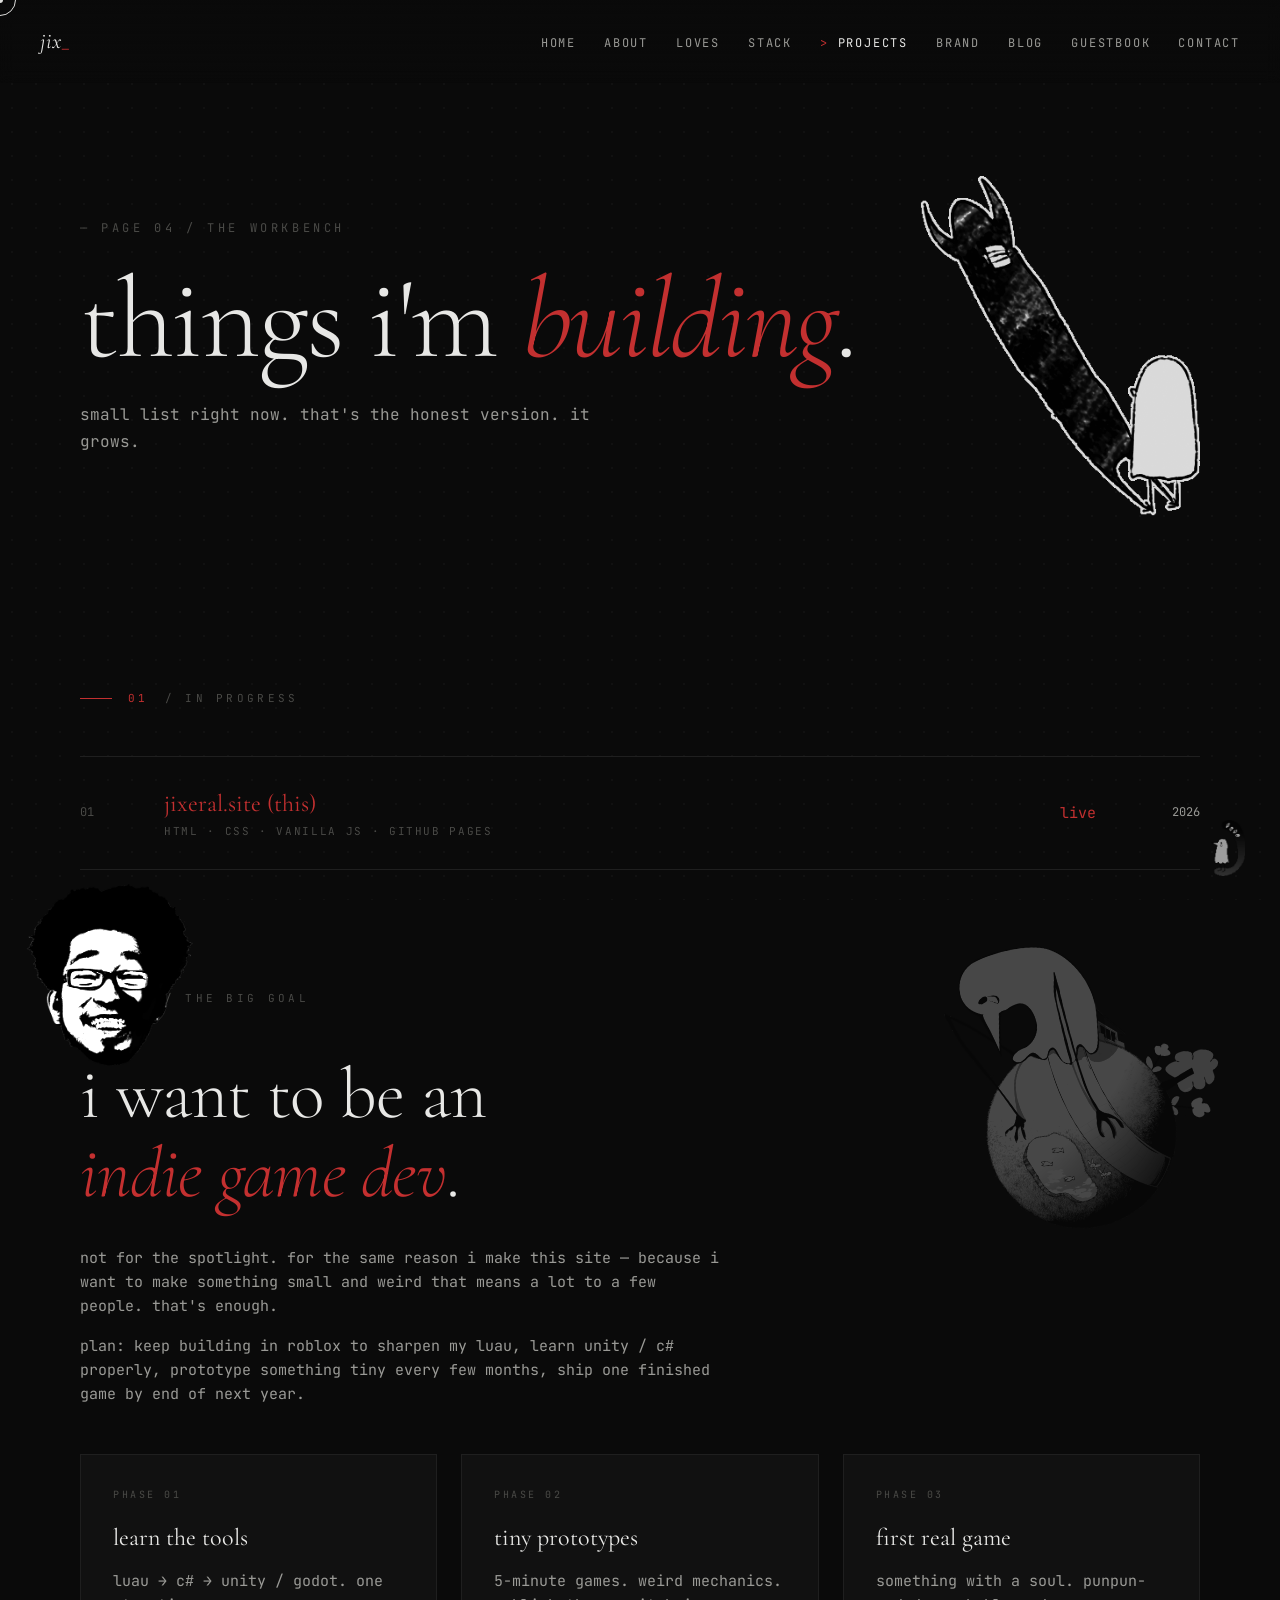
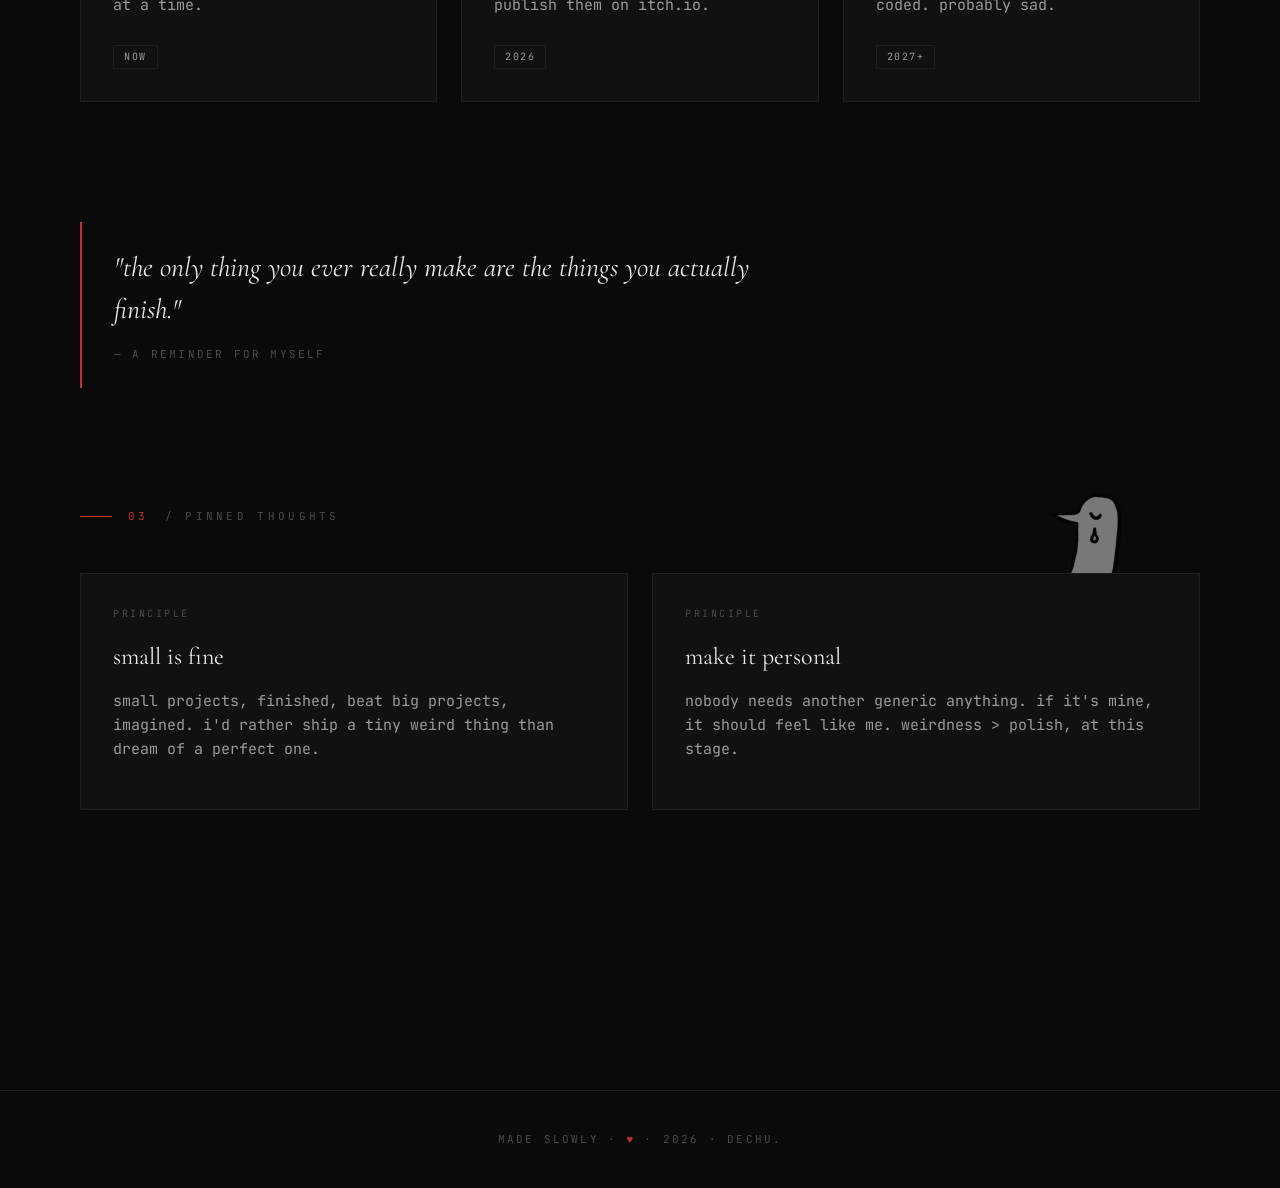
<file: projects.html>
<!DOCTYPE html>
<html lang="en">
<head>
<meta charset="UTF-8">
<meta name="viewport" content="width=device-width, initial-scale=1.0">
<title>projects — Jixeral</title>
<link rel="stylesheet" href="css/style.css">
<link rel="preconnect" href="https://fonts.googleapis.com">
<link rel="preconnect" href="https://fonts.gstatic.com" crossorigin>
<link href="https://fonts.googleapis.com/css2?family=Cormorant+Garamond:ital,wght@0,300;0,400;1,300;1,400&family=JetBrains+Mono:wght@300;400;500&display=swap" rel="stylesheet">
<link rel="icon" href="assets/img/punpun-head-line.png">
</head>
<body>

<div class="loader"><div class="text">loading</div></div>

<nav>
  <a href="index.html" class="logo">jix</a>
  <ul>
    <li><a href="index.html">Home</a></li>
    <li><a href="about.html">About</a></li>
    <li><a href="loves.html">Loves</a></li>
    <li><a href="stack.html">Stack</a></li>
    <li><a href="projects.html">Projects</a></li>
    <li><a href="brand.html">Brand</a></li>
    <li><a href="blog.html">Blog</a></li>
    <li><a href="guestbook.html">Guestbook</a></li>
    <li><a href="contact.html">Contact</a></li>
  </ul>
</nav>

<main>

  <section class="hero" style="min-height:50vh;">
    <img src="assets/img/punpun-devil.png" alt="" class="hero-side hide-mobile">
    <div class="greeting reveal">— page 04 / the workbench</div>
    <h1 class="reveal">things i'm <span class="accent">building</span>.</h1>
    <p class="tagline reveal">small list right now. that's the honest version. it grows.</p>
  </section>

  <section class="reveal">
    <div class="section-label"><span class="num">01</span> / in progress</div>
    <div class="project-list">
      <a href="https://jixeral.site" target="_blank" class="project">
        <span class="num">01</span>
        <div>
          <div class="name">jixeral.site (this)</div>
          <div class="stack">HTML · CSS · vanilla JS · GitHub Pages</div>
        </div>
        <span class="tag">live</span>
        <span class="year">2026</span>
      </a>
    </div>
  </section>

  <section class="reveal" style="position:relative;">
    <img src="assets/img/bird-on-planet.png" alt="" class="floater lg tilt-l hide-mobile" style="top:-100px; right:-40px; opacity:0.25;">
    <div class="section-label"><span class="num">02</span> / the big goal</div>
    <h2>i want to be an<br><em>indie game dev</em>.</h2>
    <p>not for the spotlight. for the same reason i make this site — because i want to make something small and weird that means a lot to a few people. that's enough.</p>
    <p>plan: keep building in roblox to sharpen my luau, learn unity / c# properly, prototype something tiny every few months, ship one finished game by end of next year.</p>

    <div class="grid grid-3" style="margin-top: 48px;">
      <div class="card">
        <div class="meta">phase 01</div>
        <h3>learn the tools</h3>
        <p>luau → c# → unity / godot. one at a time.</p>
        <span class="tag">now</span>
      </div>
      <div class="card">
        <div class="meta">phase 02</div>
        <h3>tiny prototypes</h3>
        <p>5-minute games. weird mechanics. publish them on itch.io.</p>
        <span class="tag">2026</span>
      </div>
      <div class="card">
        <div class="meta">phase 03</div>
        <h3>first real game</h3>
        <p>something with a soul. punpun-coded. probably sad.</p>
        <span class="tag">2027+</span>
      </div>
    </div>
  </section>

  <section class="reveal">
    <div class="quote-block">
      <p>"the only thing you ever really make are the things you actually finish."</p>
      <div class="source">— a reminder for myself</div>
    </div>
  </section>

  <section class="reveal" style="position:relative;">
    <img src="assets/img/punpun-crying.png" alt="" class="floater small tilt-r hide-mobile" style="top:-20px; right:80px;">
    <div class="section-label"><span class="num">03</span> / pinned thoughts</div>
    <div class="grid grid-2">
      <div class="card">
        <div class="meta">principle</div>
        <h3>small is fine</h3>
        <p>small projects, finished, beat big projects, imagined. i'd rather ship a tiny weird thing than dream of a perfect one.</p>
      </div>
      <div class="card">
        <div class="meta">principle</div>
        <h3>make it personal</h3>
        <p>nobody needs another generic anything. if it's mine, it should feel like me. weirdness > polish, at this stage.</p>
      </div>
    </div>
  </section>

</main>

<footer>made slowly · <span class="heart">♥</span> · <span id="year"></span> · dechu.</footer>

<a href="#" class="punpun-corner" title="punpun"><img src="assets/img/punpun-pixel.png" alt=""></a>

<script>document.getElementById('year').textContent = new Date().getFullYear();</script>
<script src="js/main.js"></script>
<script src="js/dev-tools.js"></script></body>
</html>
</file>
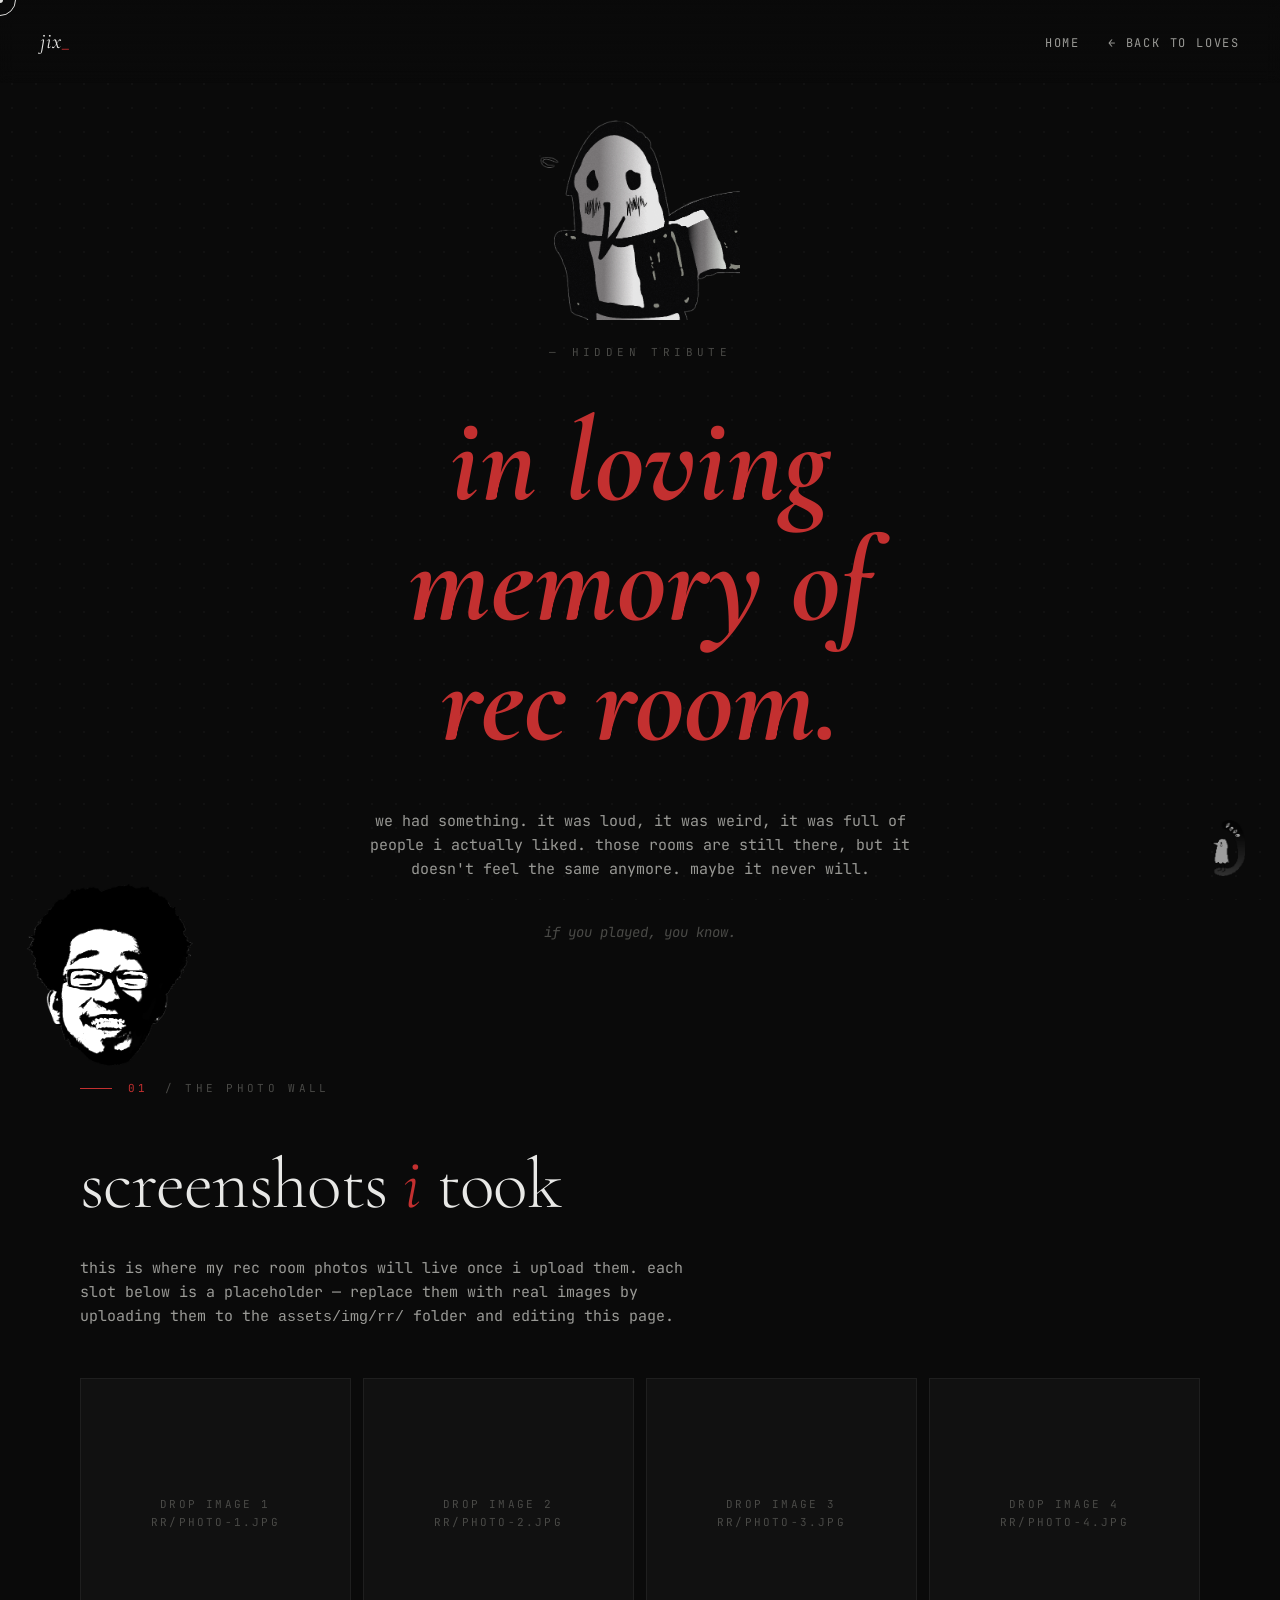
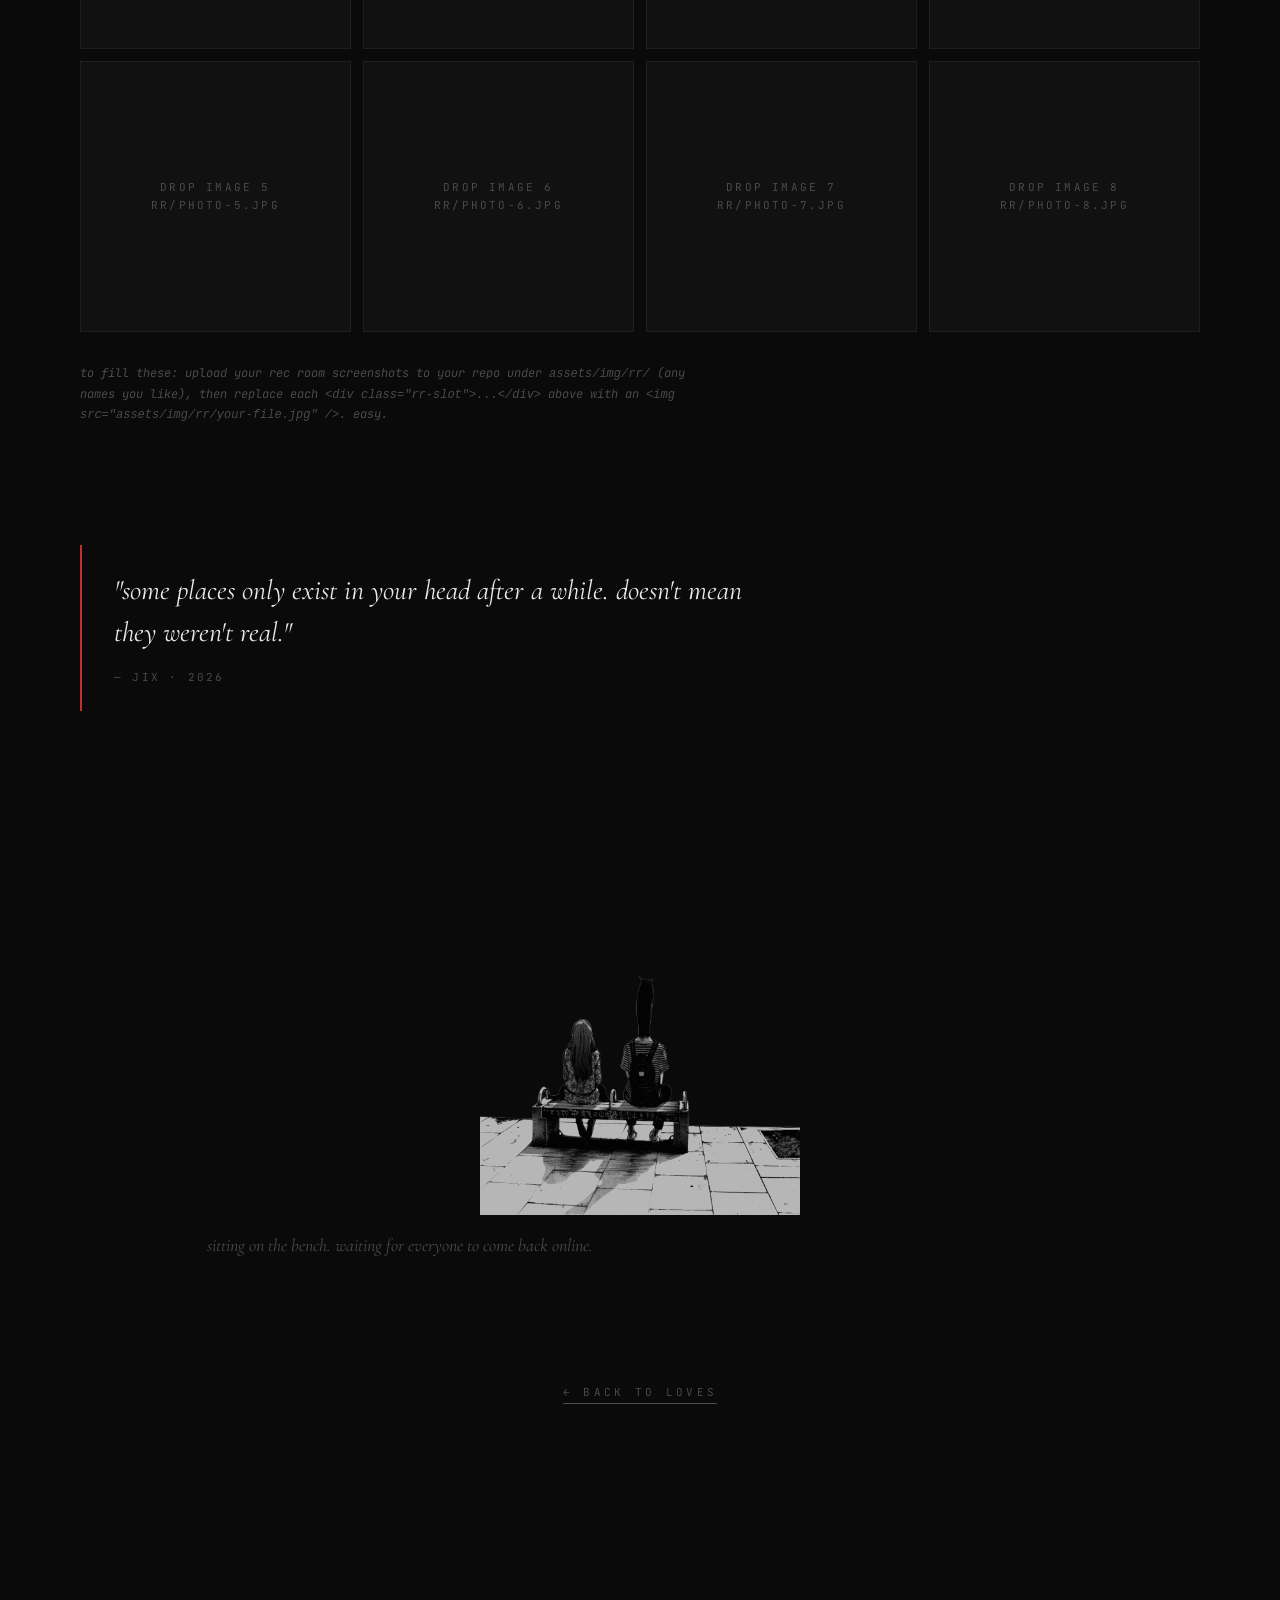
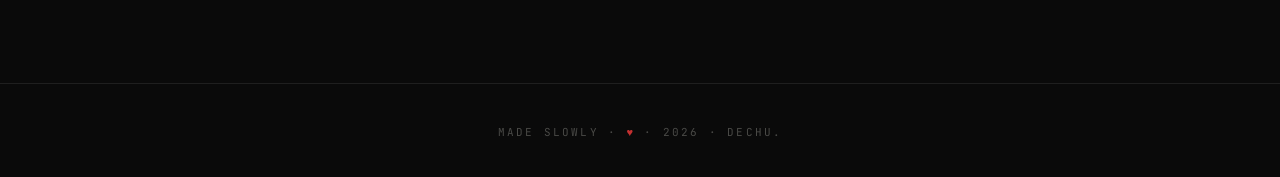
<file: rec-room.html>
<!DOCTYPE html>
<html lang="en">
<head>
<meta charset="UTF-8">
<meta name="viewport" content="width=device-width, initial-scale=1.0">
<title>rec room — in loving memory</title>
<meta name="robots" content="noindex">
<link rel="stylesheet" href="css/style.css">
<link rel="preconnect" href="https://fonts.googleapis.com">
<link rel="preconnect" href="https://fonts.gstatic.com" crossorigin>
<link href="https://fonts.googleapis.com/css2?family=Cormorant+Garamond:ital,wght@0,300;0,400;1,300;1,400&family=JetBrains+Mono:wght@300;400;500&display=swap" rel="stylesheet">
<link rel="icon" href="assets/img/punpun-head-line.png">
</head>
<body>

<div class="loader"><div class="text">loading</div></div>

<nav>
  <a href="index.html" class="logo">jix</a>
  <ul>
    <li><a href="index.html">Home</a></li>
    <li><a href="loves.html">← back to loves</a></li>
  </ul>
</nav>

<main>

  <section class="full-center">
    <img src="assets/img/punpun-sad.png" alt="" style="max-width: 200px;">
    <p style="font-size: 11px; letter-spacing: 0.4em; text-transform: uppercase; color: var(--ink-faint);">— hidden tribute</p>
    <h1 style="font-family: var(--serif); font-style: italic; font-size: clamp(56px, 10vw, 120px); color: var(--accent); line-height: 1; text-align: center;">in loving<br>memory of<br>rec room.</h1>
    <p style="max-width: 540px; font-size: 15px; color: var(--ink-dim); margin-top: 24px;">we had something. it was loud, it was weird, it was full of people i actually liked. those rooms are still there, but it doesn't feel the same anymore. maybe it never will.</p>
    <p style="max-width: 540px; font-size: 14px; color: var(--ink-faint); font-style: italic;">if you played, you know.</p>
  </section>

  <section class="reveal">
    <div class="section-label"><span class="num">01</span> / the photo wall</div>
    <h2>screenshots <em>i</em> took</h2>
    <p>this is where my rec room photos will live once i upload them. each slot below is a placeholder — replace them with real images by uploading them to the <code>assets/img/rr/</code> folder and editing this page.</p>

    <div class="rr-gallery">
      <div class="rr-slot">drop image 1<br>rr/photo-1.jpg</div>
      <div class="rr-slot">drop image 2<br>rr/photo-2.jpg</div>
      <div class="rr-slot">drop image 3<br>rr/photo-3.jpg</div>
      <div class="rr-slot">drop image 4<br>rr/photo-4.jpg</div>
      <div class="rr-slot">drop image 5<br>rr/photo-5.jpg</div>
      <div class="rr-slot">drop image 6<br>rr/photo-6.jpg</div>
      <div class="rr-slot">drop image 7<br>rr/photo-7.jpg</div>
      <div class="rr-slot">drop image 8<br>rr/photo-8.jpg</div>
    </div>

    <p style="margin-top: 32px; font-size: 12px; color: var(--ink-faint); font-style: italic;">to fill these: upload your rec room screenshots to your repo under <code>assets/img/rr/</code> (any names you like), then replace each <code>&lt;div class="rr-slot"&gt;...&lt;/div&gt;</code> above with an <code>&lt;img src="assets/img/rr/your-file.jpg" /&gt;</code>. easy.</p>
  </section>

  <section class="reveal">
    <div class="quote-block">
      <p>"some places only exist in your head after a while. doesn't mean they weren't real."</p>
      <div class="source">— jix · 2026</div>
    </div>
  </section>

  <section class="reveal">
    <img src="assets/img/bench.png" alt="" style="display:block; margin: 80px auto 16px; max-width: 320px; opacity: 0.7; mix-blend-mode: screen; filter: brightness(1.05);">
    <p style="text-align:center; font-style:italic; color: var(--ink-faint); font-family: var(--serif); font-size: 18px;">sitting on the bench. waiting for everyone to come back online.</p>
  </section>

  <section style="margin-top: 80px; text-align: center;">
    <a href="loves.html" style="font-size: 11px; letter-spacing: 0.3em; text-transform: uppercase; color: var(--ink-faint); border-bottom: 1px solid var(--ink-faint); padding-bottom: 4px;">← back to loves</a>
  </section>

</main>

<footer style="margin-top: 80px;">made slowly · <span class="heart">♥</span> · <span id="year"></span> · dechu.</footer>

<a href="#" class="punpun-corner" title="punpun"><img src="assets/img/punpun-pixel.png" alt=""></a>

<script>document.getElementById('year').textContent = new Date().getFullYear();</script>
<script src="js/main.js"></script>
<script src="js/dev-tools.js"></script></body>
</html>
</file>
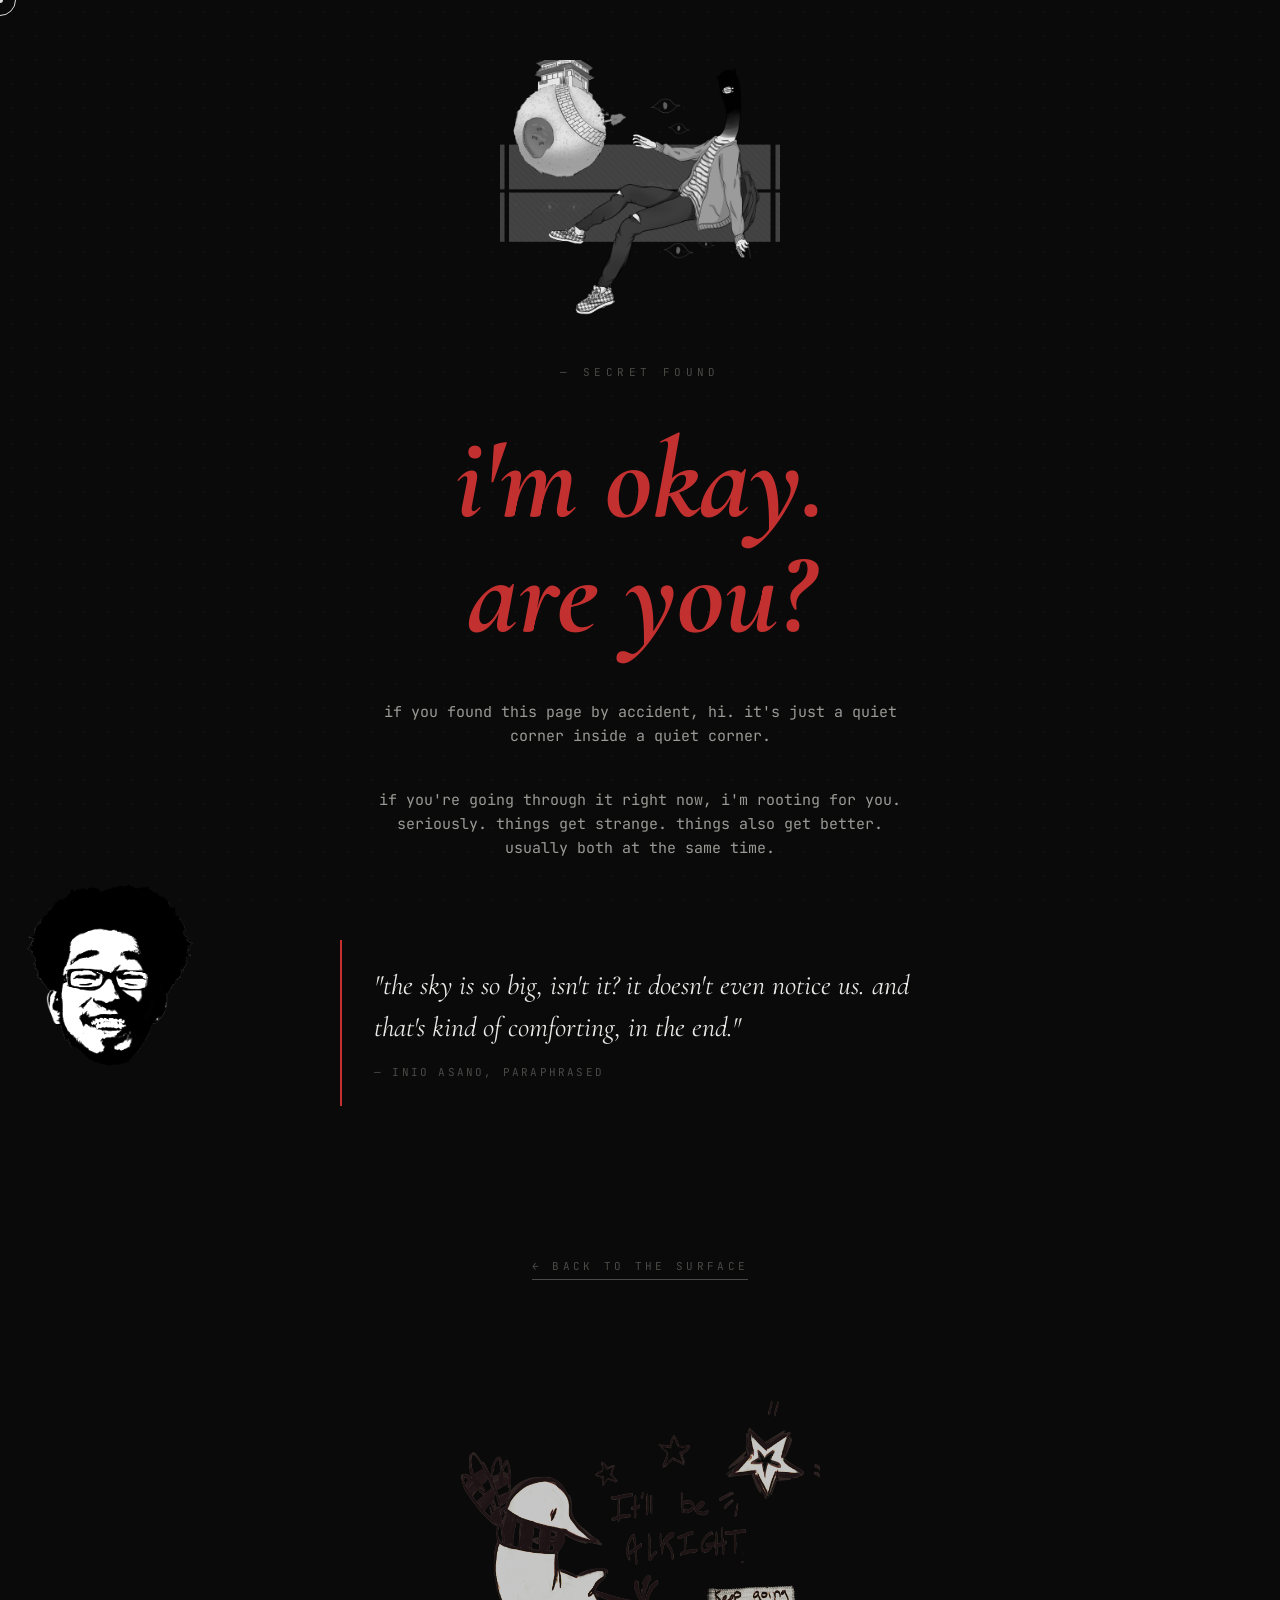
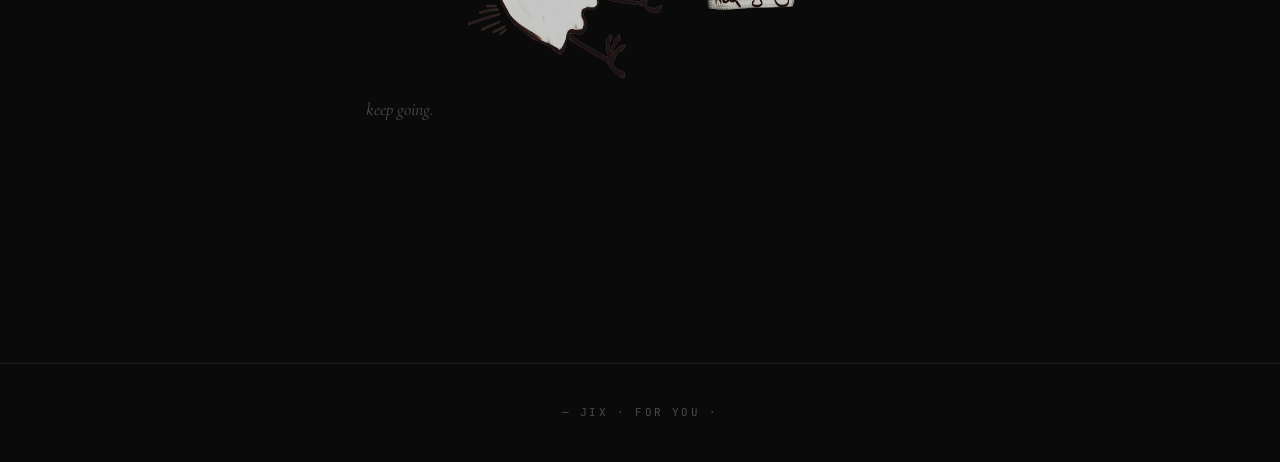
<file: secret.html>
<!DOCTYPE html>
<html lang="en">
<head>
<meta charset="UTF-8">
<meta name="viewport" content="width=device-width, initial-scale=1.0">
<title>...</title>
<meta name="robots" content="noindex">
<link rel="stylesheet" href="css/style.css">
<link rel="preconnect" href="https://fonts.googleapis.com">
<link rel="preconnect" href="https://fonts.gstatic.com" crossorigin>
<link href="https://fonts.googleapis.com/css2?family=Cormorant+Garamond:ital,wght@0,300;0,400;1,300;1,400&family=JetBrains+Mono:wght@300;400;500&display=swap" rel="stylesheet">
<link rel="icon" href="assets/img/punpun-head-line.png">
<style>
  nav { display: none; }
  main { padding-top: 60px; }
</style>
</head>
<body>

<div class="loader"><div class="text">loading</div></div>

<main>

  <section class="full-center">
    <img src="assets/img/punpun-floating.png" alt="">
    <p style="font-size: 11px; letter-spacing: 0.4em; text-transform: uppercase; color: var(--ink-faint);">— secret found</p>
    <h1 style="font-family: var(--serif); font-style: italic; font-size: clamp(48px, 9vw, 120px); color: var(--accent); line-height: 1;">i'm okay.<br>are you?</h1>

    <p style="max-width: 540px; font-size: 15px; color: var(--ink-dim); margin-top: 24px;">if you found this page by accident, hi. it's just a quiet corner inside a quiet corner.</p>
    <p style="max-width: 540px; font-size: 15px; color: var(--ink-dim);">if you're going through it right now, i'm rooting for you. seriously. things get strange. things also get better. usually both at the same time.</p>

    <div class="quote-block" style="margin-top: 40px; max-width: 600px; text-align: left;">
      <p>"the sky is so big, isn't it? it doesn't even notice us. and that's kind of comforting, in the end."</p>
      <div class="source">— inio asano, paraphrased</div>
    </div>

    <a href="index.html" style="margin-top: 64px; font-size: 11px; letter-spacing: 0.3em; text-transform: uppercase; color: var(--ink-faint); border-bottom: 1px solid var(--ink-faint); padding-bottom: 4px;">← back to the surface</a>
  </section>

  <section class="reveal">
    <img src="assets/img/itll-be-alright.png" alt="" style="display:block; margin: 80px auto 16px; max-width: 360px; opacity: 0.8; mix-blend-mode: screen; filter: brightness(1.05);">
    <p style="text-align:center; font-style:italic; color: var(--ink-faint); font-family: var(--serif); font-size: 18px;">keep going.</p>
  </section>

</main>

<footer style="margin-top: 40px;">— jix · for you ·</footer>

<script src="js/main.js"></script>
<script src="js/dev-tools.js"></script></body>
</html>
</file>
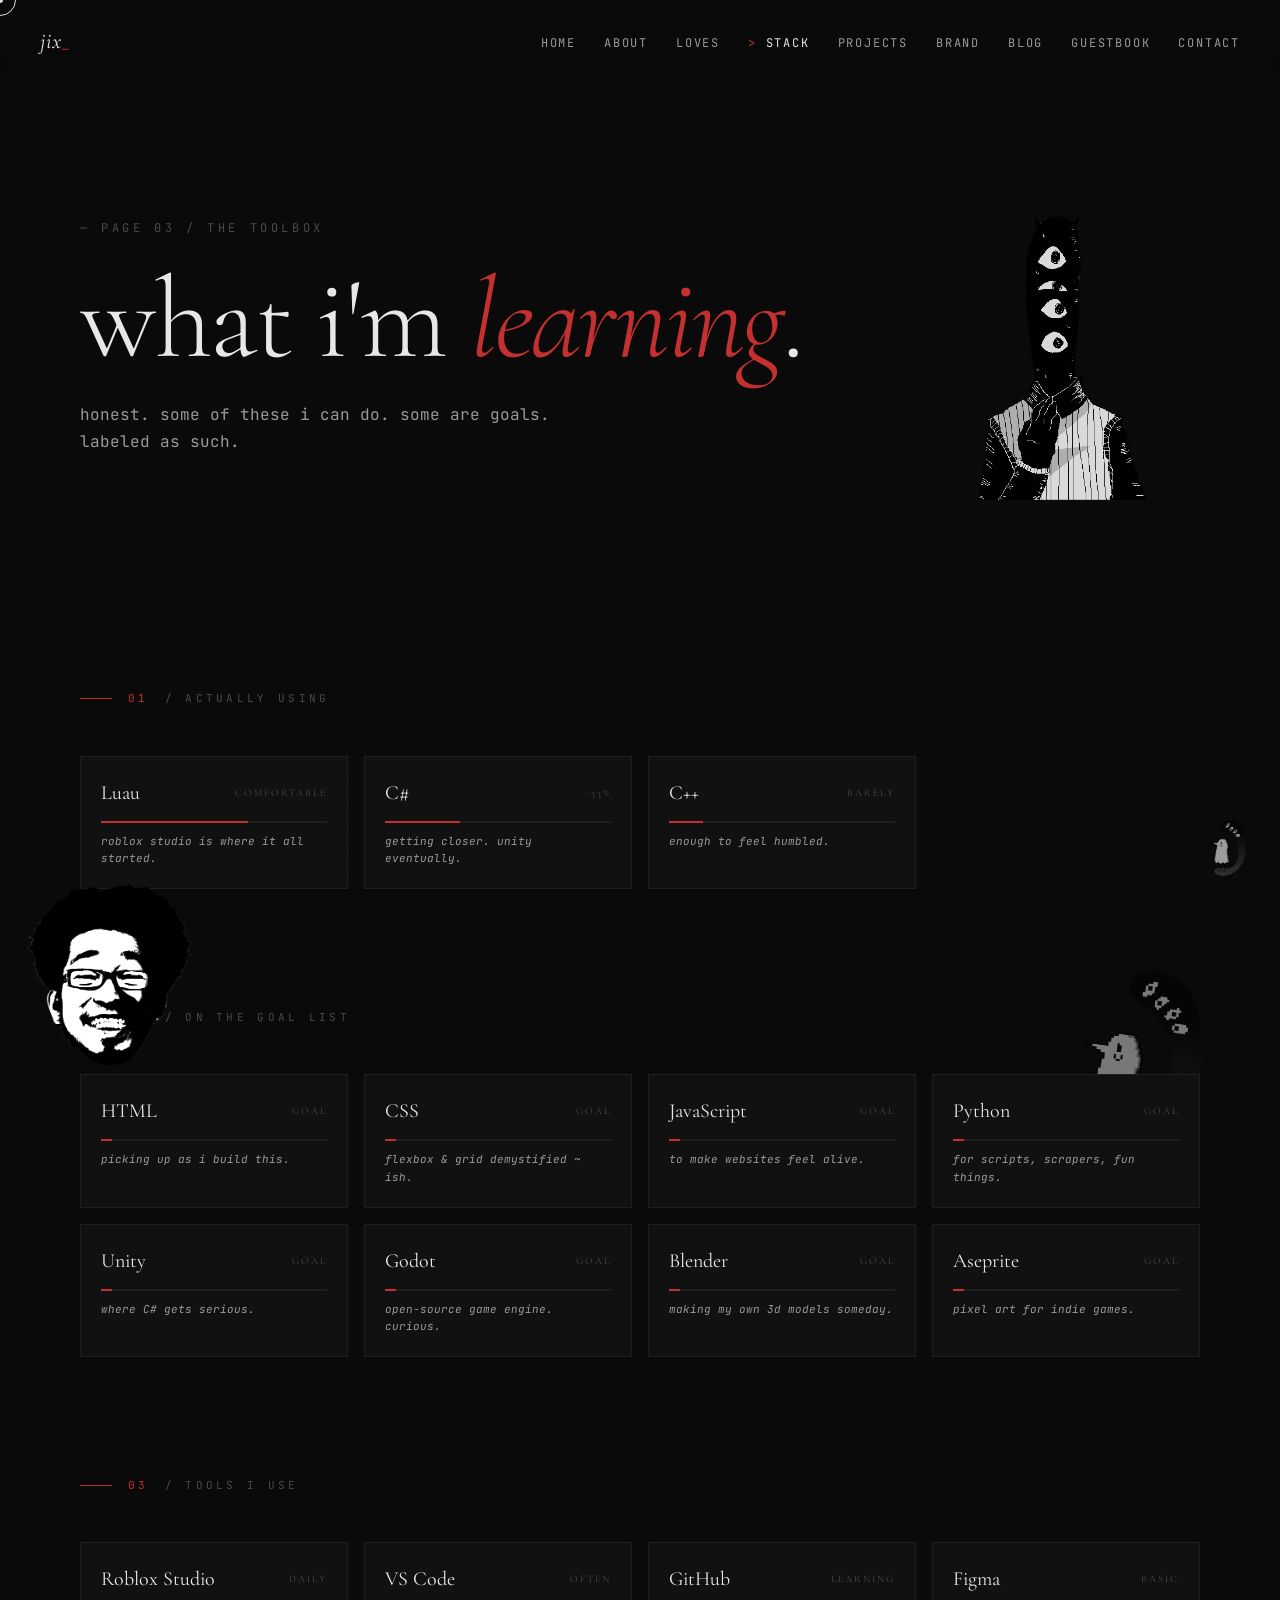
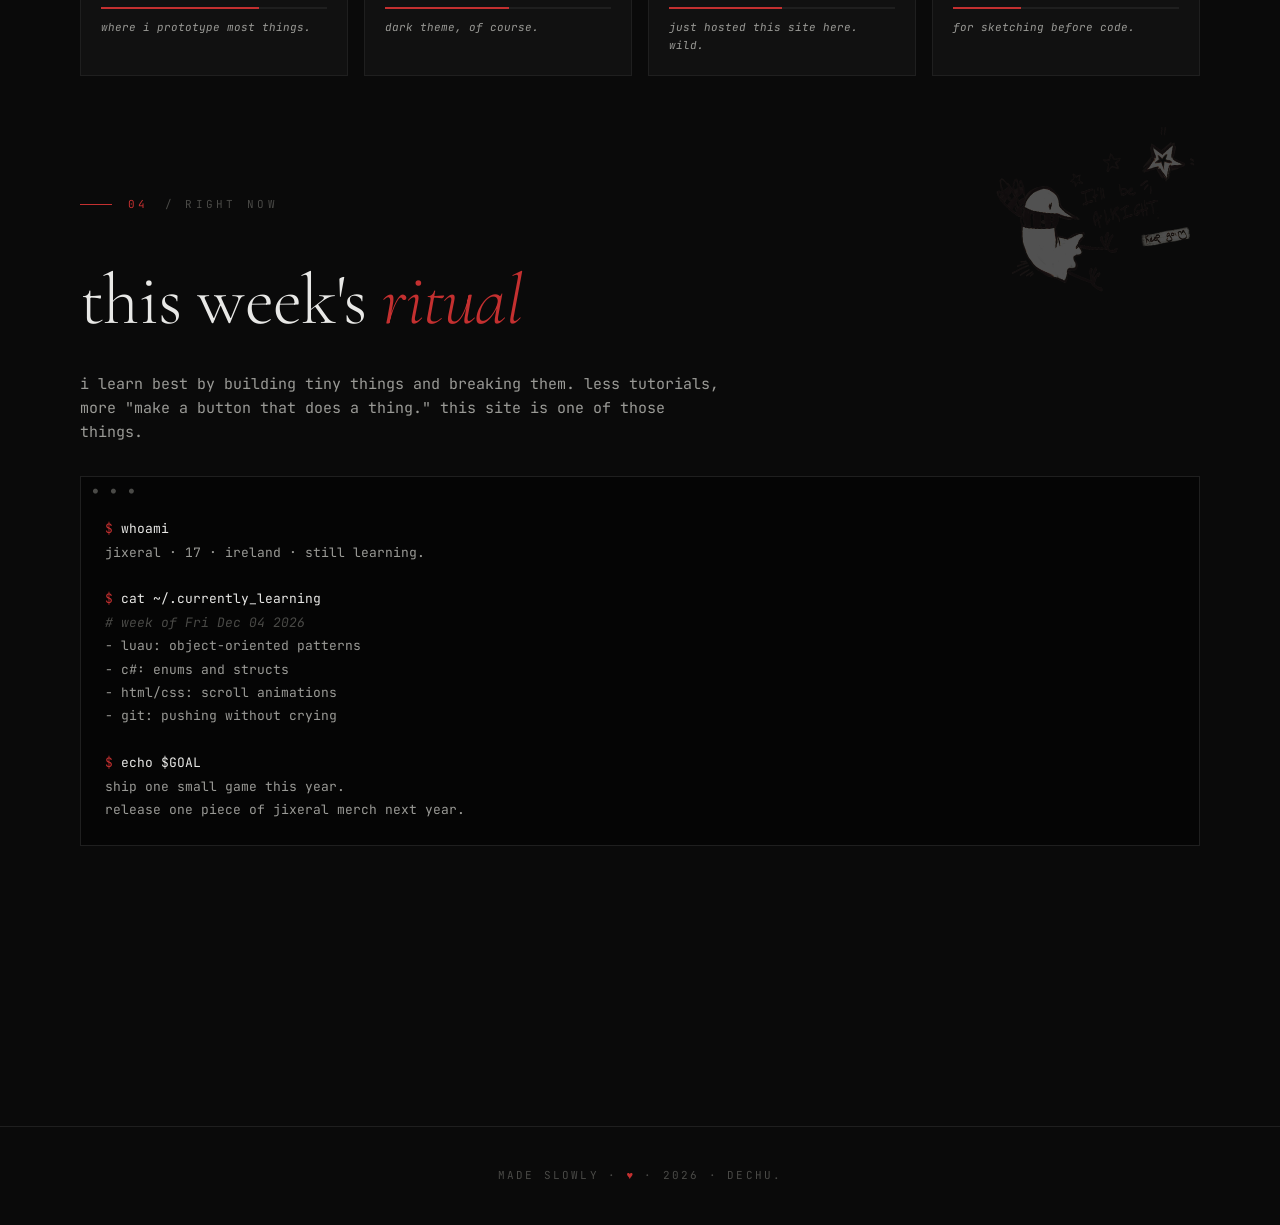
<file: stack.html>
<!DOCTYPE html>
<html lang="en">
<head>
<meta charset="UTF-8">
<meta name="viewport" content="width=device-width, initial-scale=1.0">
<title>stack — Jixeral</title>
<link rel="stylesheet" href="css/style.css">
<link rel="preconnect" href="https://fonts.googleapis.com">
<link rel="preconnect" href="https://fonts.gstatic.com" crossorigin>
<link href="https://fonts.googleapis.com/css2?family=Cormorant+Garamond:ital,wght@0,300;0,400;1,300;1,400&family=JetBrains+Mono:wght@300;400;500&display=swap" rel="stylesheet">
<link rel="icon" href="assets/img/punpun-head-line.png">
</head>
<body>

<div class="loader"><div class="text">loading</div></div>

<nav>
  <a href="index.html" class="logo">jix</a>
  <ul>
    <li><a href="index.html">Home</a></li>
    <li><a href="about.html">About</a></li>
    <li><a href="loves.html">Loves</a></li>
    <li><a href="stack.html">Stack</a></li>
    <li><a href="projects.html">Projects</a></li>
    <li><a href="brand.html">Brand</a></li>
    <li><a href="blog.html">Blog</a></li>
    <li><a href="guestbook.html">Guestbook</a></li>
    <li><a href="contact.html">Contact</a></li>
  </ul>
</nav>

<main>

  <section class="hero" style="min-height:50vh;">
    <img src="assets/img/punpun-eyes-body.png" alt="" class="hero-side hide-mobile">
    <div class="greeting reveal">— page 03 / the toolbox</div>
    <h1 class="reveal">what i'm <span class="accent">learning</span>.</h1>
    <p class="tagline reveal">honest. some of these i can do. some are goals. labeled as such.</p>
  </section>

  <section class="reveal">
    <div class="section-label"><span class="num">01</span> / actually using</div>
    <div class="stack-grid">
      <div class="skill" style="--w: 65%;">
        <div class="name">Luau <span class="level">comfortable</span></div>
        <div class="bar"></div>
        <div class="note">roblox studio is where it all started.</div>
      </div>
      <div class="skill" style="--w: 33%;">
        <div class="name">C# <span class="level">~33%</span></div>
        <div class="bar"></div>
        <div class="note">getting closer. unity eventually.</div>
      </div>
      <div class="skill" style="--w: 15%;">
        <div class="name">C++ <span class="level">barely</span></div>
        <div class="bar"></div>
        <div class="note">enough to feel humbled.</div>
      </div>
    </div>
  </section>

  <section class="reveal" style="position:relative;">
    <img src="assets/img/punpun-pixel.png" alt="" class="floater small tilt-r float-anim hide-mobile" style="top:-40px; right:0;">
    <div class="section-label"><span class="num">02</span> / on the goal list</div>
    <div class="stack-grid">
      <div class="skill" style="--w: 5%;">
        <div class="name">HTML <span class="level">goal</span></div>
        <div class="bar"></div>
        <div class="note">picking up as i build this.</div>
      </div>
      <div class="skill" style="--w: 5%;">
        <div class="name">CSS <span class="level">goal</span></div>
        <div class="bar"></div>
        <div class="note">flexbox & grid demystified ~ ish.</div>
      </div>
      <div class="skill" style="--w: 5%;">
        <div class="name">JavaScript <span class="level">goal</span></div>
        <div class="bar"></div>
        <div class="note">to make websites feel alive.</div>
      </div>
      <div class="skill" style="--w: 5%;">
        <div class="name">Python <span class="level">goal</span></div>
        <div class="bar"></div>
        <div class="note">for scripts, scrapers, fun things.</div>
      </div>
      <div class="skill" style="--w: 5%;">
        <div class="name">Unity <span class="level">goal</span></div>
        <div class="bar"></div>
        <div class="note">where C# gets serious.</div>
      </div>
      <div class="skill" style="--w: 5%;">
        <div class="name">Godot <span class="level">goal</span></div>
        <div class="bar"></div>
        <div class="note">open-source game engine. curious.</div>
      </div>
      <div class="skill" style="--w: 5%;">
        <div class="name">Blender <span class="level">goal</span></div>
        <div class="bar"></div>
        <div class="note">making my own 3d models someday.</div>
      </div>
      <div class="skill" style="--w: 5%;">
        <div class="name">Aseprite <span class="level">goal</span></div>
        <div class="bar"></div>
        <div class="note">pixel art for indie games.</div>
      </div>
    </div>
  </section>

  <section class="reveal">
    <div class="section-label"><span class="num">03</span> / tools i use</div>
    <div class="stack-grid">
      <div class="skill" style="--w: 70%;">
        <div class="name">Roblox Studio <span class="level">daily</span></div>
        <div class="bar"></div>
        <div class="note">where i prototype most things.</div>
      </div>
      <div class="skill" style="--w: 55%;">
        <div class="name">VS Code <span class="level">often</span></div>
        <div class="bar"></div>
        <div class="note">dark theme, of course.</div>
      </div>
      <div class="skill" style="--w: 50%;">
        <div class="name">GitHub <span class="level">learning</span></div>
        <div class="bar"></div>
        <div class="note">just hosted this site here. wild.</div>
      </div>
      <div class="skill" style="--w: 30%;">
        <div class="name">Figma <span class="level">basic</span></div>
        <div class="bar"></div>
        <div class="note">for sketching before code.</div>
      </div>
    </div>
  </section>

  <section class="reveal" style="position:relative;">
    <img src="assets/img/itll-be-alright.png" alt="" class="floater med tilt-l hide-mobile" style="top:-60px; right:0; opacity:0.3;">
    <div class="section-label"><span class="num">04</span> / right now</div>
    <h2>this week's <em>ritual</em></h2>
    <p>i learn best by building tiny things and breaking them. less tutorials, more "make a button that does a thing." this site is one of those things.</p>

    <div class="terminal">
<pre><span class="prompt">$</span> <span class="out">whoami</span>
jixeral · 17 · ireland · still learning.

<span class="prompt">$</span> <span class="out">cat ~/.currently_learning</span>
<span class="comment"># week of <span id="weekDate"></span></span>
- luau: object-oriented patterns
- c#: enums and structs
- html/css: scroll animations
- git: pushing without crying

<span class="prompt">$</span> <span class="out">echo $GOAL</span>
ship one small game this year.
release one piece of jixeral merch next year.
</pre>
    </div>
  </section>

</main>

<footer>made slowly · <span class="heart">♥</span> · <span id="year"></span> · dechu.</footer>

<a href="#" class="punpun-corner" title="punpun"><img src="assets/img/punpun-pixel.png" alt=""></a>

<script>
  document.getElementById('year').textContent = new Date().getFullYear();
  document.getElementById('weekDate').textContent = new Date().toDateString();
</script>
<script src="js/main.js"></script>
<script src="js/dev-tools.js"></script></body>
</html>
</file>
<file: css/style.css>
/* ============================================
   JIXERAL — PUNPUN-DRENCHED DARK PERSONAL SITE
   v3 · with image illustrations, stars, panels
   ============================================ */

:root {
  --bg: #0a0a0a;
  --bg-soft: #111111;
  --bg-elev: #181818;
  --ink: #e8e8e6;
  --ink-dim: #9a9a96;
  --ink-faint: #4a4a47;
  --accent: #c43030;
  --accent-soft: #8b1e1e;
  --line: #1f1f1f;
  --grid: rgba(255,255,255,0.03);
  --mono: 'JetBrains Mono', 'Courier New', monospace;
  --serif: 'Cormorant Garamond', 'Times New Roman', serif;
  --sans: -apple-system, BlinkMacSystemFont, 'Segoe UI', sans-serif;
}

* { margin: 0; padding: 0; box-sizing: border-box; }
html { scroll-behavior: smooth; }

body {
  background: var(--bg);
  color: var(--ink);
  font-family: var(--mono);
  font-size: 15px;
  line-height: 1.6;
  overflow-x: hidden;
  cursor: none;
  min-height: 100vh;
  position: relative;
}

/* dot grid */
body::before {
  content: '';
  position: fixed;
  inset: 0;
  background-image: radial-gradient(circle, var(--grid) 1px, transparent 1px);
  background-size: 24px 24px;
  pointer-events: none;
  z-index: 0;
}

/* film grain */
body::after {
  content: '';
  position: fixed;
  inset: 0;
  background-image: url("data:image/svg+xml;utf8,<svg xmlns='http://www.w3.org/2000/svg' width='200' height='200'><filter id='n'><feTurbulence type='fractalNoise' baseFrequency='0.9' numOctaves='2' stitchTiles='stitch'/><feColorMatrix values='0 0 0 0 0  0 0 0 0 0  0 0 0 0 0  0 0 0 0.5 0'/></filter><rect width='100%25' height='100%25' filter='url(%23n)' opacity='0.35'/></svg>");
  opacity: 0.07;
  pointer-events: none;
  z-index: 1000;
  mix-blend-mode: overlay;
}

/* ============ STAR FIELD ============ */
.starfield {
  position: fixed;
  inset: 0;
  z-index: 1;
  pointer-events: none;
  overflow: hidden;
}
.star {
  position: absolute;
  background: var(--ink);
  border-radius: 50%;
  opacity: 0;
  animation: twinkle 6s ease-in-out infinite;
}
@keyframes twinkle {
  0%, 100% { opacity: 0; transform: scale(0.8); }
  50% { opacity: var(--max, 0.6); transform: scale(1); }
}
.shooting-star {
  position: absolute;
  width: 2px;
  height: 2px;
  background: white;
  border-radius: 50%;
  box-shadow: 0 0 6px white;
  opacity: 0;
}
.shooting-star::after {
  content: '';
  position: absolute;
  top: 0; left: 0;
  width: 80px;
  height: 1px;
  background: linear-gradient(90deg, white, transparent);
  transform-origin: left;
}
@keyframes shoot {
  0% { opacity: 0; transform: translate(0,0); }
  10% { opacity: 1; }
  100% { opacity: 0; transform: translate(-400px, 400px); }
}

/* ============ CUSTOM CURSOR ============ */
.cursor-dot, .cursor-ring {
  position: fixed;
  top: 0; left: 0;
  pointer-events: none;
  z-index: 9999;
  transform: translate(-50%, -50%);
  mix-blend-mode: difference;
}
.cursor-dot {
  width: 6px; height: 6px;
  background: var(--ink);
  border-radius: 50%;
  transition: width 0.2s, height 0.2s, background 0.2s;
}
.cursor-ring {
  width: 32px; height: 32px;
  border: 1px solid var(--ink);
  border-radius: 50%;
  transition: transform 0.15s ease-out, width 0.25s, height 0.25s, border-color 0.25s, background 0.25s;
}
.cursor-ring.hover {
  width: 56px; height: 56px;
  border-color: var(--accent);
  background: rgba(196, 48, 48, 0.08);
}
.cursor-dot.hover { background: var(--accent); }
@media (max-width: 768px) {
  body { cursor: auto; }
  .cursor-dot, .cursor-ring { display: none; }
}

/* ============ NAV ============ */
nav {
  position: fixed;
  top: 0; left: 0; right: 0;
  z-index: 100;
  padding: 24px 40px;
  display: flex;
  justify-content: space-between;
  align-items: center;
  background: linear-gradient(180deg, rgba(10,10,10,0.85), transparent);
  backdrop-filter: blur(8px);
  -webkit-backdrop-filter: blur(8px);
}
nav .logo {
  font-family: var(--serif);
  font-size: 22px;
  font-style: italic;
  letter-spacing: 0.05em;
  text-decoration: none;
  color: var(--ink);
  position: relative;
  user-select: none;
}
nav .logo::after {
  content: '_';
  color: var(--accent);
  animation: blink 1.2s infinite;
}
@keyframes blink {
  0%, 49% { opacity: 1; }
  50%, 100% { opacity: 0; }
}
nav ul {
  display: flex;
  gap: 28px;
  list-style: none;
}
nav ul a {
  color: var(--ink-dim);
  text-decoration: none;
  font-size: 12px;
  letter-spacing: 0.15em;
  text-transform: uppercase;
  transition: color 0.2s;
  position: relative;
  padding: 4px 0;
}
nav ul a:hover, nav ul a.active { color: var(--ink); }
nav ul a.active::before { content: '> '; color: var(--accent); }
nav ul a::after {
  content: '';
  position: absolute;
  bottom: 0; left: 0;
  width: 0; height: 1px;
  background: var(--accent);
  transition: width 0.3s;
}
nav ul a:hover::after { width: 100%; }

@media (max-width: 640px) {
  nav { padding: 16px 20px; }
  nav ul { gap: 14px; flex-wrap: wrap; justify-content: flex-end; }
  nav ul a { font-size: 10px; letter-spacing: 0.1em; }
}

/* ============ MAIN LAYOUT ============ */
main {
  position: relative;
  z-index: 2;
  padding: 120px 40px 80px;
  max-width: 1200px;
  margin: 0 auto;
}
@media (max-width: 640px) {
  main { padding: 100px 20px 60px; }
}

section { margin-bottom: 120px; position: relative; }

/* ============ HERO ============ */
.hero {
  min-height: 80vh;
  display: flex;
  flex-direction: column;
  justify-content: center;
  position: relative;
}
.hero .greeting {
  color: var(--ink-faint);
  font-size: 12px;
  letter-spacing: 0.3em;
  text-transform: uppercase;
  margin-bottom: 24px;
}
.hero h1 {
  font-family: var(--serif);
  font-size: clamp(48px, 9vw, 128px);
  line-height: 1;
  font-weight: 300;
  letter-spacing: -0.02em;
  margin-bottom: 24px;
}
.hero h1 .accent {
  font-style: italic;
  color: var(--accent);
}
.hero .tagline {
  color: var(--ink-dim);
  max-width: 540px;
  font-size: 16px;
  line-height: 1.7;
}
.hero .scroll-hint {
  position: absolute;
  bottom: 40px;
  left: 0;
  font-size: 10px;
  letter-spacing: 0.3em;
  color: var(--ink-faint);
  text-transform: uppercase;
  animation: pulse 2s infinite;
}
@keyframes pulse {
  0%, 100% { opacity: 0.3; transform: translateY(0); }
  50% { opacity: 1; transform: translateY(6px); }
}

/* glitch text */
.glitch { position: relative; display: inline-block; }
.glitch::before, .glitch::after {
  content: attr(data-text);
  position: absolute;
  top: 0; left: 0;
  width: 100%;
  opacity: 0;
}
.glitch:hover::before {
  animation: glitch1 0.4s steps(2) infinite;
  color: var(--accent);
  opacity: 0.8;
  z-index: -1;
}
.glitch:hover::after {
  animation: glitch2 0.4s steps(2) infinite;
  color: #30c4c4;
  opacity: 0.8;
  z-index: -1;
}
@keyframes glitch1 {
  0% { transform: translate(0); }
  20% { transform: translate(-2px, 2px); }
  40% { transform: translate(-2px, -2px); }
  60% { transform: translate(2px, 2px); }
  80% { transform: translate(2px, -2px); }
  100% { transform: translate(0); }
}
@keyframes glitch2 {
  0% { transform: translate(0); }
  20% { transform: translate(2px, -2px); }
  40% { transform: translate(2px, 2px); }
  60% { transform: translate(-2px, -2px); }
  80% { transform: translate(-2px, 2px); }
  100% { transform: translate(0); }
}

/* ============ SECTION HEADERS ============ */
.section-label {
  display: flex;
  align-items: center;
  gap: 16px;
  margin-bottom: 48px;
  color: var(--ink-faint);
  font-size: 11px;
  letter-spacing: 0.3em;
  text-transform: uppercase;
}
.section-label::before {
  content: '';
  width: 32px; height: 1px;
  background: var(--accent);
}
.section-label .num { color: var(--accent); }

h2 {
  font-family: var(--serif);
  font-size: clamp(36px, 6vw, 72px);
  font-weight: 300;
  line-height: 1.1;
  margin-bottom: 32px;
  letter-spacing: -0.01em;
}
h2 em { color: var(--accent); font-style: italic; }

h3 {
  font-family: var(--serif);
  font-size: 24px;
  font-weight: 400;
  margin-bottom: 12px;
}

p { color: var(--ink-dim); margin-bottom: 16px; max-width: 640px; }
p strong { color: var(--ink); font-weight: 500; }

a { color: var(--accent); text-decoration: none; }
a:hover { color: var(--ink); }

/* ============ MANGA PANEL BORDERS ============ */
.manga-panel {
  position: relative;
  border: 2px solid var(--ink);
  background: var(--bg-soft);
  padding: 40px;
  margin: 40px 0;
}
.manga-panel::before,
.manga-panel::after {
  content: '';
  position: absolute;
  width: 14px;
  height: 14px;
  background: var(--accent);
}
.manga-panel::before { top: -8px; left: -8px; }
.manga-panel::after { bottom: -8px; right: -8px; }
.manga-panel .corner-tr,
.manga-panel .corner-bl {
  position: absolute;
  width: 14px;
  height: 14px;
  background: var(--ink);
}
.manga-panel .corner-tr { top: -8px; right: -8px; }
.manga-panel .corner-bl { bottom: -8px; left: -8px; }

/* multi-panel grid */
.panel-grid {
  display: grid;
  grid-template-columns: 2fr 1fr;
  grid-template-rows: auto auto;
  gap: 16px;
  margin: 64px 0;
}
.panel-grid .pg-item {
  border: 2px solid var(--ink);
  background: var(--bg-soft);
  padding: 24px;
  position: relative;
  display: flex;
  align-items: center;
  justify-content: center;
  overflow: hidden;
}
.panel-grid .pg-item img {
  max-width: 100%;
  max-height: 300px;
  filter: brightness(1.05) contrast(1.05);
  mix-blend-mode: screen;
}
.panel-grid .pg-1 { grid-row: span 2; min-height: 360px; }
.panel-grid .pg-2 { min-height: 180px; }
.panel-grid .pg-3 { min-height: 180px; }
.panel-grid .pg-quote {
  font-family: var(--serif);
  font-style: italic;
  font-size: 18px;
  color: var(--ink);
  text-align: center;
  padding: 24px;
  line-height: 1.5;
}
@media (max-width: 700px) {
  .panel-grid { grid-template-columns: 1fr; }
  .panel-grid .pg-1 { grid-row: auto; }
}

/* ============ CARDS / GRIDS ============ */
.grid { display: grid; gap: 24px; }
.grid-2 { grid-template-columns: repeat(2, 1fr); }
.grid-3 { grid-template-columns: repeat(3, 1fr); }
.grid-4 { grid-template-columns: repeat(4, 1fr); }
@media (max-width: 900px) {
  .grid-3, .grid-4 { grid-template-columns: repeat(2, 1fr); }
}
@media (max-width: 600px) {
  .grid-2, .grid-3, .grid-4 { grid-template-columns: 1fr; }
}

.card {
  background: var(--bg-soft);
  border: 1px solid var(--line);
  padding: 32px;
  position: relative;
  transition: all 0.4s cubic-bezier(0.2, 0.8, 0.2, 1);
  overflow: hidden;
}
.card::before {
  content: '';
  position: absolute;
  top: 0; left: 0;
  width: 0; height: 1px;
  background: var(--accent);
  transition: width 0.5s;
}
.card:hover {
  border-color: var(--ink-faint);
  transform: translateY(-4px);
  background: var(--bg-elev);
}
.card:hover::before { width: 100%; }

.card .meta {
  font-size: 10px;
  letter-spacing: 0.25em;
  text-transform: uppercase;
  color: var(--ink-faint);
  margin-bottom: 16px;
}
.card .tag {
  display: inline-block;
  padding: 3px 10px;
  border: 1px solid var(--line);
  font-size: 10px;
  letter-spacing: 0.15em;
  text-transform: uppercase;
  color: var(--ink-dim);
  margin-right: 6px;
  margin-top: 12px;
}

/* ============ ABOUT ============ */
.about-grid {
  display: grid;
  grid-template-columns: 1fr 2fr;
  gap: 64px;
  align-items: start;
}
@media (max-width: 800px) { .about-grid { grid-template-columns: 1fr; gap: 32px; } }
.about-avatar {
  aspect-ratio: 3/4;
  background: var(--bg-soft);
  border: 2px solid var(--ink);
  display: flex;
  align-items: center;
  justify-content: center;
  position: relative;
  overflow: hidden;
}
.about-avatar img {
  width: 100%;
  height: 100%;
  object-fit: cover;
  filter: brightness(1.05) contrast(1.05);
  mix-blend-mode: screen;
}
.about-avatar::after {
  content: '';
  position: absolute;
  inset: 0;
  background: linear-gradient(180deg, transparent 50%, rgba(196,48,48,0.08));
  pointer-events: none;
}
.about-avatar::before {
  content: '';
  position: absolute;
  top: -8px; left: -8px;
  width: 14px; height: 14px;
  background: var(--accent);
  z-index: 2;
}

.detail-list {
  list-style: none;
  margin-top: 24px;
}
.detail-list li {
  display: flex;
  padding: 14px 0;
  border-bottom: 1px solid var(--line);
  font-size: 13px;
}
.detail-list li .key {
  flex: 0 0 140px;
  color: var(--ink-faint);
  text-transform: uppercase;
  letter-spacing: 0.15em;
  font-size: 11px;
  padding-top: 2px;
}
.detail-list li .val { color: var(--ink); }

/* ============ LOVES / TASTE ============ */
.taste-cat { margin-bottom: 64px; }
.taste-cat h3 {
  display: flex;
  align-items: center;
  gap: 12px;
  margin-bottom: 24px;
  font-size: 14px;
  font-family: var(--mono);
  text-transform: uppercase;
  letter-spacing: 0.2em;
  color: var(--ink-dim);
}
.taste-cat h3::before {
  content: '◆';
  color: var(--accent);
  font-size: 8px;
}
.taste-list {
  list-style: none;
  display: grid;
  grid-template-columns: repeat(auto-fill, minmax(280px, 1fr));
  gap: 0;
  border-top: 1px solid var(--line);
}
.taste-list li {
  padding: 16px 20px;
  border-bottom: 1px solid var(--line);
  display: flex;
  justify-content: space-between;
  align-items: baseline;
  gap: 16px;
  transition: background 0.2s, padding-left 0.3s;
  cursor: none;
  position: relative;
}
.taste-list li:hover {
  background: var(--bg-soft);
  padding-left: 32px;
}
.taste-list li .title { color: var(--ink); font-family: var(--serif); font-size: 18px; }
.taste-list li .by { color: var(--ink-faint); font-size: 11px; letter-spacing: 0.1em; text-transform: uppercase; }
.taste-list li.secret-link::after {
  content: '✦';
  position: absolute;
  right: 8px;
  top: 50%;
  transform: translateY(-50%);
  color: var(--accent);
  font-size: 10px;
  opacity: 0.6;
}

/* search popup */
.search-pop {
  position: fixed;
  background: var(--bg-elev);
  border: 1px solid var(--accent);
  padding: 8px;
  z-index: 9000;
  display: none;
  flex-direction: column;
  gap: 4px;
  box-shadow: 0 12px 30px rgba(0,0,0,0.7);
  min-width: 180px;
}
.search-pop.show { display: flex; }
.search-pop button {
  background: none;
  border: none;
  color: var(--ink);
  padding: 10px 14px;
  font-family: var(--mono);
  font-size: 12px;
  text-align: left;
  cursor: none;
  letter-spacing: 0.1em;
  transition: background 0.15s, color 0.15s;
}
.search-pop button:hover {
  background: var(--accent);
  color: var(--bg);
}
.search-pop .pop-label {
  font-size: 9px;
  letter-spacing: 0.3em;
  text-transform: uppercase;
  color: var(--ink-faint);
  padding: 6px 14px 4px;
}

/* ============ PROJECTS ============ */
.project-list { border-top: 1px solid var(--line); }
.project {
  display: grid;
  grid-template-columns: 60px 1fr auto 80px;
  gap: 24px;
  padding: 28px 0;
  border-bottom: 1px solid var(--line);
  align-items: center;
  transition: padding 0.3s, color 0.3s;
  cursor: none;
}
.project:hover { padding-left: 16px; }
.project .num { color: var(--ink-faint); font-size: 12px; }
.project .name { font-family: var(--serif); font-size: 24px; }
.project .stack { color: var(--ink-faint); font-size: 11px; letter-spacing: 0.15em; text-transform: uppercase; }
.project .year { color: var(--ink-dim); font-size: 12px; text-align: right; }
.project:hover .name { color: var(--accent); }
@media (max-width: 700px) {
  .project { grid-template-columns: 40px 1fr; gap: 12px; }
  .project .stack, .project .year { grid-column: 2; }
  .project .name { font-size: 18px; }
}

/* ============ LEARNING / STACK ============ */
.stack-grid {
  display: grid;
  grid-template-columns: repeat(auto-fill, minmax(220px, 1fr));
  gap: 16px;
}
.skill {
  background: var(--bg-soft);
  border: 1px solid var(--line);
  padding: 20px;
  position: relative;
  transition: all 0.3s;
}
.skill:hover { border-color: var(--accent); background: var(--bg-elev); }
.skill .name {
  display: flex;
  justify-content: space-between;
  align-items: center;
  margin-bottom: 12px;
  font-family: var(--serif);
  font-size: 20px;
}
.skill .level {
  font-size: 10px;
  letter-spacing: 0.2em;
  text-transform: uppercase;
  color: var(--ink-faint);
}
.skill .bar {
  height: 2px;
  background: var(--line);
  position: relative;
  overflow: hidden;
}
.skill .bar::after {
  content: '';
  position: absolute;
  top: 0; left: 0; height: 100%;
  background: var(--accent);
  width: 0;
  transition: width 1.2s cubic-bezier(0.2, 0.8, 0.2, 1);
}
.skill.in-view .bar::after { width: var(--w, 0%); }
.skill .note {
  margin-top: 10px;
  font-size: 11px;
  color: var(--ink-dim);
  font-style: italic;
}

/* terminal block */
.terminal {
  background: #050505;
  border: 1px solid var(--line);
  padding: 24px;
  font-size: 13px;
  margin-top: 32px;
  position: relative;
}
.terminal::before {
  content: '● ● ●';
  position: absolute;
  top: 8px; left: 12px;
  color: var(--ink-faint);
  font-size: 8px;
  letter-spacing: 4px;
}
.terminal pre {
  margin-top: 16px;
  white-space: pre-wrap;
  color: var(--ink-dim);
  font-family: var(--mono);
  line-height: 1.8;
}
.terminal .prompt { color: var(--accent); }
.terminal .out { color: var(--ink); }
.terminal .comment { color: var(--ink-faint); font-style: italic; }

/* ============ CONTACT ============ */
.contact-grid {
  display: grid;
  grid-template-columns: 1fr 1fr;
  gap: 64px;
  align-items: start;
}
@media (max-width: 800px) { .contact-grid { grid-template-columns: 1fr; } }
.contact-link {
  display: flex;
  justify-content: space-between;
  align-items: center;
  padding: 20px 0;
  border-bottom: 1px solid var(--line);
  color: var(--ink);
  font-family: var(--serif);
  font-size: 22px;
  transition: all 0.3s;
  cursor: none;
}
.contact-link:hover { padding-left: 16px; color: var(--accent); }
.contact-link .arrow {
  font-family: var(--mono);
  font-size: 14px;
  color: var(--ink-faint);
  transition: transform 0.3s, color 0.3s;
}
.contact-link:hover .arrow {
  transform: translateX(8px);
  color: var(--accent);
}

/* form */
.contact-form {
  display: flex;
  flex-direction: column;
  gap: 16px;
}
.contact-form input,
.contact-form textarea {
  background: var(--bg-soft);
  border: 1px solid var(--line);
  color: var(--ink);
  padding: 14px 16px;
  font-family: var(--mono);
  font-size: 13px;
  transition: border-color 0.2s, background 0.2s;
  cursor: none;
}
.contact-form input:focus,
.contact-form textarea:focus {
  outline: none;
  border-color: var(--accent);
  background: var(--bg-elev);
}
.contact-form textarea { min-height: 140px; resize: vertical; }
.contact-form button {
  background: var(--accent);
  border: none;
  color: var(--bg);
  padding: 14px 28px;
  font-family: var(--mono);
  font-size: 11px;
  letter-spacing: 0.3em;
  text-transform: uppercase;
  cursor: none;
  transition: background 0.2s, transform 0.2s;
  align-self: flex-start;
}
.contact-form button:hover { background: var(--ink); transform: translateY(-2px); }

.form-note {
  font-size: 11px;
  color: var(--ink-faint);
  font-style: italic;
}

/* ============ QUOTE ============ */
.quote-block {
  border-left: 2px solid var(--accent);
  padding: 24px 0 24px 32px;
  margin: 64px 0;
  max-width: 680px;
}
.quote-block p {
  font-family: var(--serif);
  font-size: clamp(20px, 3vw, 28px);
  font-style: italic;
  line-height: 1.5;
  color: var(--ink);
  margin-bottom: 16px;
}
.quote-block .source {
  font-size: 11px;
  letter-spacing: 0.2em;
  text-transform: uppercase;
  color: var(--ink-faint);
}

/* ============ FOOTER ============ */
footer {
  border-top: 1px solid var(--line);
  padding: 40px;
  margin-top: 80px;
  text-align: center;
  font-size: 11px;
  letter-spacing: 0.2em;
  text-transform: uppercase;
  color: var(--ink-faint);
  position: relative;
  z-index: 2;
}
footer .heart { color: var(--accent); }

/* ============ SCROLL REVEAL ============ */
.reveal {
  opacity: 0;
  transform: translateY(40px);
  transition: opacity 0.8s, transform 0.8s cubic-bezier(0.2, 0.8, 0.2, 1);
}
.reveal.in-view {
  opacity: 1;
  transform: translateY(0);
}

/* ============ FLOATER IMAGES (decorative) ============ */
.floater {
  position: absolute;
  pointer-events: none;
  z-index: 0;
  opacity: 0.45;
  filter: brightness(1.05) contrast(1.05);
  mix-blend-mode: screen;
}
.floater.small { width: 120px; }
.floater.med { width: 200px; }
.floater.lg { width: 320px; }
.floater.tilt-r { transform: rotate(8deg); }
.floater.tilt-l { transform: rotate(-8deg); }
.floater.fade { opacity: 0.2; }
.floater.float-anim {
  animation: floatY 8s ease-in-out infinite;
}
@keyframes floatY {
  0%, 100% { transform: translateY(0); }
  50% { transform: translateY(-12px); }
}
.floater.tilt-r.float-anim { animation: floatYTiltR 8s ease-in-out infinite; }
.floater.tilt-l.float-anim { animation: floatYTiltL 8s ease-in-out infinite; }
@keyframes floatYTiltR {
  0%, 100% { transform: rotate(8deg) translateY(0); }
  50% { transform: rotate(8deg) translateY(-12px); }
}
@keyframes floatYTiltL {
  0%, 100% { transform: rotate(-8deg) translateY(0); }
  50% { transform: rotate(-8deg) translateY(-12px); }
}
@media (max-width: 768px) {
  .hide-mobile { display: none !important; }
  .floater.small { width: 80px; }
  .floater.med { width: 140px; }
  .floater.lg { width: 200px; }
}

/* hero side images (Punpun characters) */
.hero-side {
  position: absolute;
  right: 0;
  top: 50%;
  transform: translateY(-50%);
  width: 280px;
  opacity: 0.85;
  filter: brightness(1.05) contrast(1.05);
  mix-blend-mode: screen;
  pointer-events: none;
  z-index: 0;
}
.hero-side.left { right: auto; left: -40px; width: 160px; opacity: 0.4; }
@media (max-width: 900px) { .hero-side { width: 180px; opacity: 0.35; } }
@media (max-width: 640px) { .hero-side { display: none; } }

/* sky banner */
.sky-banner {
  display: block;
  width: 100%;
  max-height: 240px;
  object-fit: cover;
  opacity: 0.5;
  mix-blend-mode: screen;
  margin: 80px 0;
}

/* ============ AFRO GOD EASTER EGG ============ */
.afro-god {
  position: fixed;
  bottom: -180px;
  left: 20px;
  width: 180px;
  z-index: 50;
  pointer-events: auto;
  cursor: none;
  transition: bottom 0.6s cubic-bezier(0.34, 1.56, 0.64, 1);
  user-select: none;
  -webkit-user-drag: none;
  filter: brightness(1.1);
}
.afro-god img {
  width: 100%;
  height: auto;
  pointer-events: none;
  display: block;
}
@media (max-width: 768px) { .afro-god { display: none; } }

/* ============ PUNPUN BIRD CORNER ============ */
.punpun-corner {
  position: fixed;
  bottom: 24px;
  right: 24px;
  width: 56px;
  height: 56px;
  z-index: 50;
  opacity: 0.6;
  transition: opacity 0.3s, transform 0.3s;
  cursor: none;
}
.punpun-corner:hover {
  opacity: 1;
  transform: scale(1.1) rotate(-5deg);
}
.punpun-corner img {
  width: 100%;
  height: 100%;
  object-fit: contain;
  filter: brightness(1.1);
  mix-blend-mode: screen;
}

/* ============ SECRET OVERLAY ============ */
.secret-overlay {
  position: fixed;
  inset: 0;
  background: rgba(0,0,0,0.96);
  z-index: 99999;
  display: none;
  align-items: center;
  justify-content: center;
  flex-direction: column;
  text-align: center;
  padding: 40px;
}
.secret-overlay.show { display: flex; }
.secret-overlay img {
  max-width: 240px;
  margin-bottom: 32px;
  opacity: 0.85;
  mix-blend-mode: screen;
  filter: brightness(1.05);
  animation: float 4s ease-in-out infinite;
}
@keyframes float {
  0%, 100% { transform: translateY(0); }
  50% { transform: translateY(-10px); }
}
.secret-overlay h1 {
  font-family: var(--serif);
  font-size: clamp(40px, 8vw, 96px);
  font-style: italic;
  color: var(--accent);
  margin-bottom: 24px;
}
.secret-overlay p {
  font-family: var(--mono);
  color: var(--ink-dim);
  max-width: 500px;
}
.secret-overlay button {
  margin-top: 32px;
  background: none;
  border: 1px solid var(--accent);
  color: var(--ink);
  padding: 14px 28px;
  font-family: var(--mono);
  font-size: 11px;
  letter-spacing: 0.2em;
  text-transform: uppercase;
  cursor: none;
  transition: all 0.3s;
}
.secret-overlay button:hover { background: var(--accent); }

/* ============ LOADER ============ */
.loader {
  position: fixed;
  inset: 0;
  background: var(--bg);
  z-index: 99998;
  display: flex;
  align-items: center;
  justify-content: center;
  transition: opacity 0.6s, visibility 0.6s;
}
.loader.hide { opacity: 0; visibility: hidden; }
.loader .text {
  font-family: var(--mono);
  font-size: 12px;
  letter-spacing: 0.3em;
  color: var(--ink-dim);
  text-transform: uppercase;
}
.loader .text::after {
  content: '';
  display: inline-block;
  width: 8px;
  animation: dots 1.2s infinite;
}
@keyframes dots {
  0%, 20% { content: ''; }
  40% { content: '.'; }
  60% { content: '..'; }
  80%, 100% { content: '...'; }
}

/* ============ BLOG ============ */
.blog-list { border-top: 1px solid var(--line); }
.blog-entry {
  padding: 32px 0;
  border-bottom: 1px solid var(--line);
  display: grid;
  grid-template-columns: 120px 1fr;
  gap: 32px;
  cursor: none;
  transition: padding 0.3s;
}
.blog-entry:hover { padding-left: 16px; }
.blog-entry .date {
  color: var(--ink-faint);
  font-size: 11px;
  letter-spacing: 0.2em;
  text-transform: uppercase;
  padding-top: 8px;
}
.blog-entry h3 {
  font-family: var(--serif);
  font-size: 26px;
  margin-bottom: 8px;
  color: var(--ink);
  transition: color 0.3s;
}
.blog-entry:hover h3 { color: var(--accent); }
.blog-entry .excerpt { color: var(--ink-dim); font-size: 14px; }
@media (max-width: 700px) {
  .blog-entry { grid-template-columns: 1fr; gap: 8px; }
}

/* ============ GUESTBOOK ============ */
.guestbook-canvas-wrap {
  background: var(--bg-soft);
  border: 2px solid var(--ink);
  padding: 0;
  margin-bottom: 16px;
  position: relative;
}
.guestbook-canvas-wrap canvas {
  display: block;
  width: 100%;
  height: 280px;
  background: #f5f5f5;
  cursor: crosshair;
  touch-action: none;
}
.gb-tools {
  display: flex;
  gap: 10px;
  flex-wrap: wrap;
  margin-bottom: 12px;
  align-items: center;
}
.gb-tools button, .gb-tools label {
  background: var(--bg-soft);
  border: 1px solid var(--line);
  color: var(--ink);
  padding: 8px 14px;
  font-family: var(--mono);
  font-size: 11px;
  letter-spacing: 0.15em;
  text-transform: uppercase;
  cursor: none;
  transition: all 0.2s;
}
.gb-tools button:hover, .gb-tools label:hover { border-color: var(--accent); }
.gb-tools input[type="color"] {
  width: 32px; height: 32px;
  background: transparent;
  border: 1px solid var(--line);
  cursor: none;
}
.gb-tools input[type="range"] { cursor: none; }
.gb-entries {
  display: grid;
  grid-template-columns: repeat(auto-fill, minmax(260px, 1fr));
  gap: 16px;
  margin-top: 48px;
}
.gb-entry {
  background: var(--bg-soft);
  border: 1px solid var(--line);
  padding: 16px;
}
.gb-entry img {
  width: 100%;
  background: #f5f5f5;
  display: block;
  margin-bottom: 12px;
}
.gb-entry .meta {
  font-size: 10px;
  letter-spacing: 0.2em;
  text-transform: uppercase;
  color: var(--ink-faint);
  display: flex;
  justify-content: space-between;
}
.gb-entry .text {
  color: var(--ink);
  font-size: 13px;
  margin: 8px 0;
  word-wrap: break-word;
}

/* ============ CLOTHING / BRAND ============ */
.brand-hero {
  background: var(--bg-soft);
  border: 2px solid var(--ink);
  padding: 64px 48px;
  position: relative;
  overflow: hidden;
  margin-bottom: 64px;
}
.brand-hero::before,
.brand-hero::after {
  content: '';
  position: absolute;
  width: 18px; height: 18px;
  background: var(--accent);
}
.brand-hero::before { top: -10px; left: -10px; }
.brand-hero::after { bottom: -10px; right: -10px; }
.brand-hero h2 {
  font-size: clamp(48px, 8vw, 96px);
  letter-spacing: -0.02em;
}
.brand-hero .floater { opacity: 0.25; }
.platform-grid {
  display: grid;
  grid-template-columns: repeat(auto-fill, minmax(220px, 1fr));
  gap: 16px;
}
.platform-grid a {
  background: var(--bg-soft);
  border: 1px solid var(--line);
  padding: 20px;
  color: var(--ink);
  display: flex;
  flex-direction: column;
  gap: 6px;
  transition: all 0.3s;
  cursor: none;
}
.platform-grid a:hover {
  border-color: var(--accent);
  background: var(--bg-elev);
  transform: translateY(-4px);
}
.platform-grid a .pname { font-family: var(--serif); font-size: 22px; }
.platform-grid a .pdesc { font-size: 12px; color: var(--ink-dim); }
.platform-grid a .purl { font-size: 10px; color: var(--ink-faint); letter-spacing: 0.15em; text-transform: uppercase; margin-top: 4px; }

/* ============ REC ROOM / 404 / SECRET ============ */
.full-center {
  min-height: 75vh;
  display: flex;
  flex-direction: column;
  align-items: center;
  justify-content: center;
  text-align: center;
  gap: 24px;
}
.full-center img {
  max-width: 280px;
  opacity: 0.9;
  filter: brightness(1.1);
  mix-blend-mode: screen;
  animation: float 4s ease-in-out infinite;
}
.rr-gallery {
  display: grid;
  grid-template-columns: repeat(auto-fill, minmax(220px, 1fr));
  gap: 12px;
  margin-top: 48px;
}
.rr-gallery .rr-slot {
  background: var(--bg-soft);
  border: 1px solid var(--line);
  aspect-ratio: 1;
  display: flex;
  align-items: center;
  justify-content: center;
  color: var(--ink-faint);
  font-size: 11px;
  letter-spacing: 0.2em;
  text-transform: uppercase;
  text-align: center;
  padding: 16px;
}

/* ============ SELECTION / SCROLLBAR ============ */
::selection { background: var(--accent); color: var(--bg); }
::-webkit-scrollbar { width: 8px; }
::-webkit-scrollbar-track { background: var(--bg); }
::-webkit-scrollbar-thumb { background: var(--line); }
::-webkit-scrollbar-thumb:hover { background: var(--accent); }

/* ============ TYPE INDICATOR (when typing easter egg) ============ */
.type-indicator {
  position: fixed;
  bottom: 24px;
  left: 50%;
  transform: translateX(-50%);
  background: var(--accent);
  color: var(--bg);
  padding: 10px 20px;
  font-family: var(--mono);
  font-size: 11px;
  letter-spacing: 0.3em;
  text-transform: uppercase;
  z-index: 9000;
  opacity: 0;
  pointer-events: none;
  transition: opacity 0.3s;
}
.type-indicator.show { opacity: 1; }

/* ============ OP ARCHITECT SUITE ============ */
.op-auth-modal {
  position: fixed;
  inset: 0;
  background: rgba(0,0,0,0.9);
  z-index: 100000;
  display: flex;
  align-items: center;
  justify-content: center;
  backdrop-filter: blur(10px);
}
.op-auth-content {
  background: var(--bg-elev);
  border: 1px solid var(--accent);
  padding: 40px;
  text-align: center;
  max-width: 400px;
  width: 90%;
}
.op-auth-content h2 { font-size: 24px; margin-bottom: 12px; }
.op-auth-content p { font-size: 12px; margin-bottom: 24px; }
.op-auth-content input {
  width: 100%;
  background: var(--bg);
  border: 1px solid var(--line);
  color: var(--ink);
  padding: 12px;
  font-family: var(--mono);
  margin-bottom: 20px;
  text-align: center;
  outline: none;
}
.op-auth-btns { display: flex; gap: 12px; justify-content: center; }
.op-auth-btns button {
  background: none;
  border: 1px solid var(--line);
  color: var(--ink-dim);
  padding: 8px 20px;
  font-family: var(--mono);
  font-size: 11px;
  cursor: pointer;
  transition: 0.2s;
}
.op-auth-btns button:hover { border-color: var(--accent); color: var(--ink); }
.op-auth-btns button#op-login { border-color: var(--accent); color: var(--accent); }

.op-panel {
  position: fixed;
  right: 0; top: 0; bottom: 0;
  width: 350px;
  background: var(--bg-elev);
  border-left: 2px solid var(--accent);
  z-index: 99999;
  display: flex;
  flex-direction: column;
  animation: slideRight 0.4s cubic-bezier(0.2, 0.8, 0.2, 1);
  font-family: var(--mono);
}
@keyframes slideRight { from { transform: translateX(100%); } to { transform: translateX(0); } }
.op-header {
  padding: 24px;
  border-bottom: 1px solid var(--line);
  display: flex;
  justify-content: space-between;
  align-items: center;
}
.op-header h3 { font-size: 14px; text-transform: uppercase; letter-spacing: 0.2em; margin: 0; }
.op-header button { background: none; border: none; color: var(--ink-faint); font-size: 20px; cursor: pointer; }

.op-tabs {
  display: flex;
  background: var(--bg);
  border-bottom: 1px solid var(--line);
}
.op-tab {
  flex: 1;
  padding: 12px;
  background: none;
  border: none;
  color: var(--ink-faint);
  font-family: var(--mono);
  font-size: 10px;
  text-transform: uppercase;
  cursor: pointer;
  transition: 0.2s;
}
.op-tab.active { color: var(--accent); border-bottom: 2px solid var(--accent); background: rgba(196,48,48,0.05); }

.op-content { padding: 24px; overflow-y: auto; flex: 1; }
.op-tab-pane { display: none; }
.op-tab-pane.active { display: block; }

.op-section {
  margin-bottom: 32px;
  padding-bottom: 24px;
  border-bottom: 1px solid var(--line);
}
.op-label {
  display: block;
  font-size: 10px;
  color: var(--accent);
  text-transform: uppercase;
  letter-spacing: 0.2em;
  margin-bottom: 12px;
}
.op-section input, .op-section textarea, .op-section select {
  width: 100%;
  background: var(--bg);
  border: 1px solid var(--line);
  color: var(--ink);
  padding: 10px;
  font-family: var(--mono);
  font-size: 12px;
  margin-bottom: 12px;
  outline: none;
}
.op-section input:focus { border-color: var(--accent); }
.op-btn-group { display: flex; gap: 8px; }
.op-section button {
  flex: 1;
  background: var(--bg-soft);
  border: 1px solid var(--line);
  color: var(--ink-dim);
  padding: 8px;
  font-family: var(--mono);
  font-size: 10px;
  text-transform: uppercase;
  cursor: pointer;
  transition: 0.2s;
}
.op-section button:hover { border-color: var(--accent); color: var(--ink); }
.op-row { display: flex; align-items: center; gap: 12px; margin-bottom: 12px; }
.op-row label { font-size: 11px; color: var(--ink-dim); flex: 1; }
.op-row input { width: 40px; margin: 0; }
.op-code-result {
  background: var(--bg);
  border: 1px solid var(--line);
  padding: 8px;
  font-size: 10px;
  color: var(--ink-faint);
  word-break: break-all;
  margin-top: 8px;
}
.op-info-box {
  background: var(--bg);
  border: 1px solid var(--line);
  padding: 12px;
  font-size: 11px;
  color: var(--ink-dim);
  line-height: 1.8;
}
</file>
